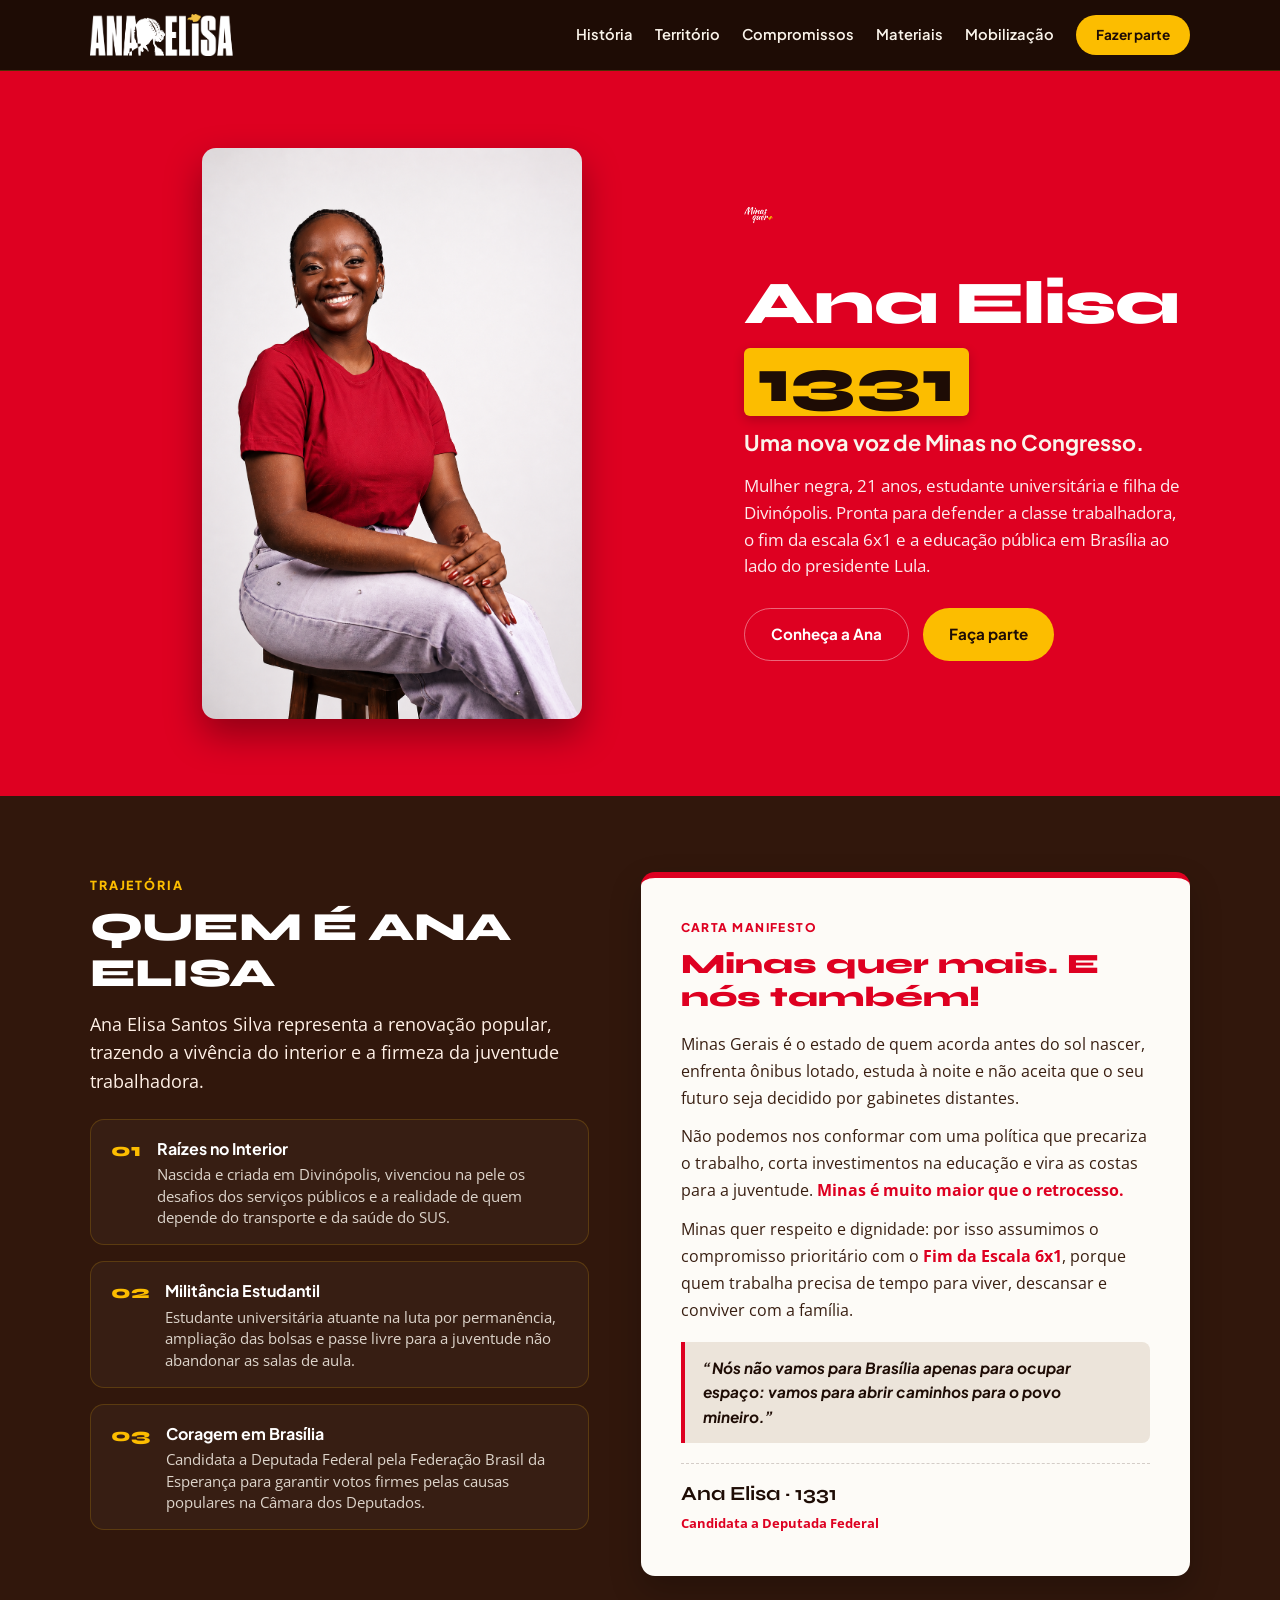
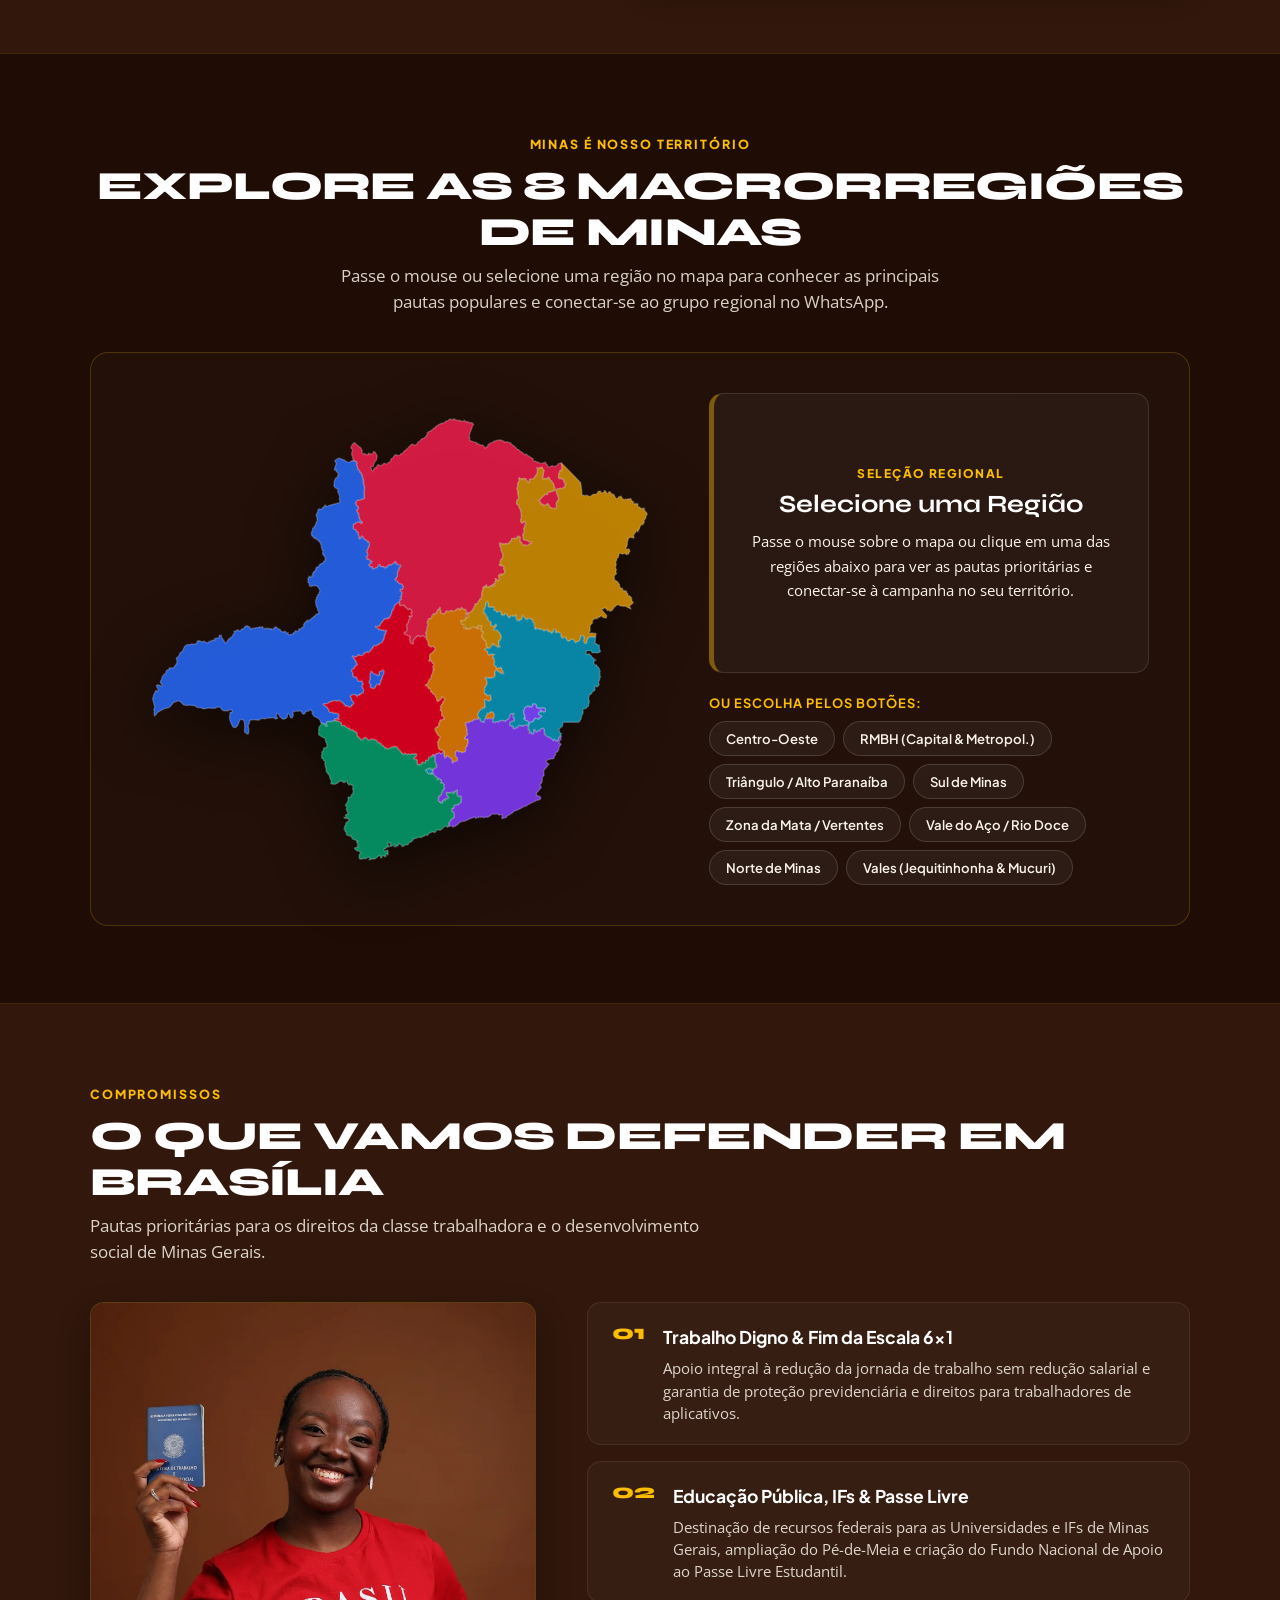
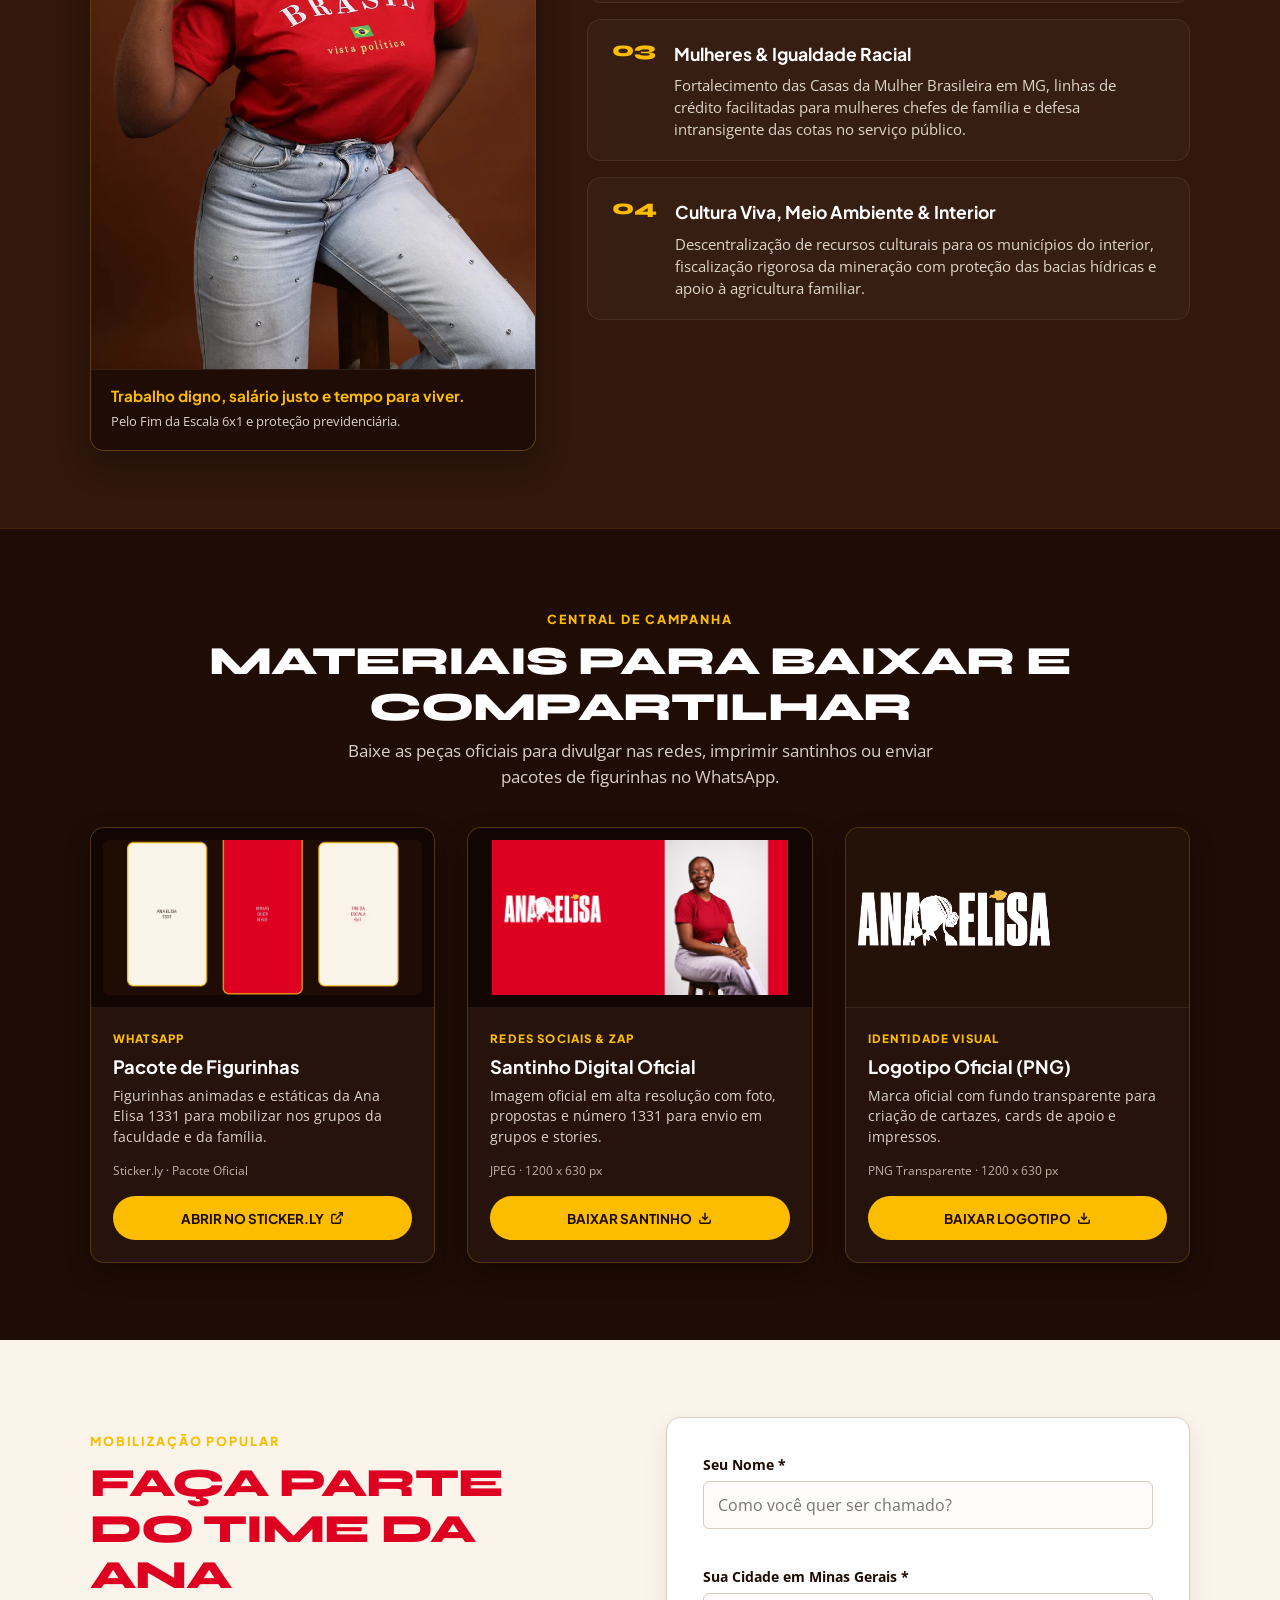
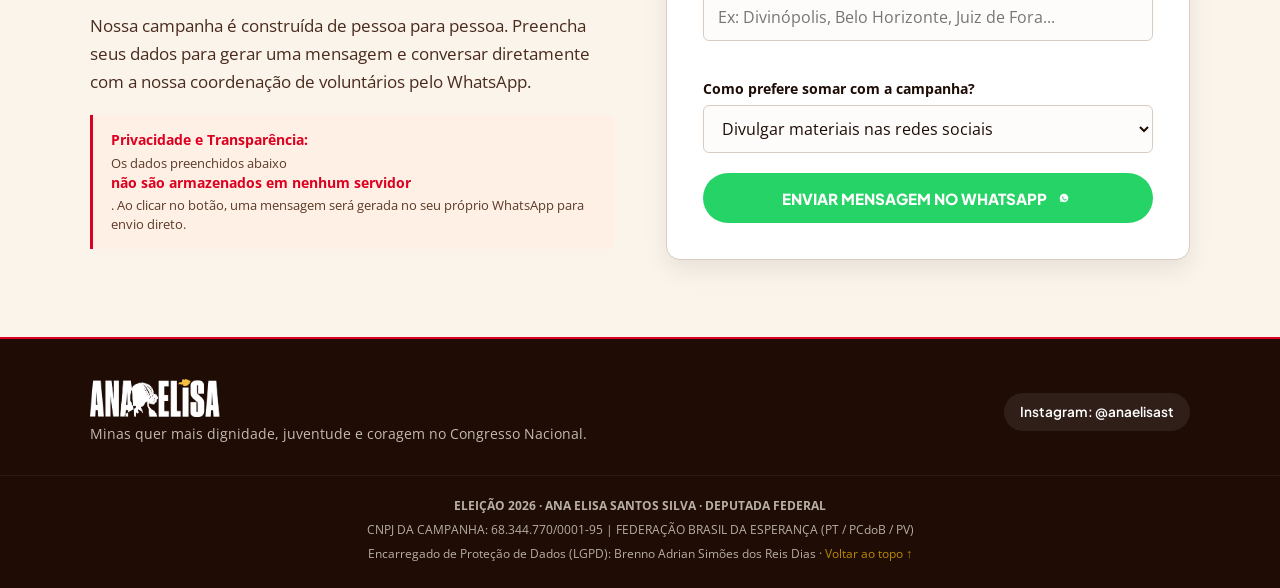
<file: index.html>
<!DOCTYPE html>
<html lang="pt-BR">
<head>
  <meta charset="UTF-8">
  <meta name="viewport" content="width=device-width, initial-scale=1.0">
  <title>Ana Elisa 1331 · Deputada Federal · Minas Gerais</title>
  <meta name="description" content="Minas quer mais. Conheça Ana Elisa (1331), estudante universitária e liderança jovem de Divinópolis. Uma nova voz de Minas no Congresso.">

  <!-- Open Graph -->
  <meta property="og:type" content="website">
  <meta property="og:title" content="Ana Elisa 1331 · Deputada Federal">
  <meta property="og:description" content="Uma nova voz de Minas Gerais no Congresso Nacional. Conheça nossa trajetória, manifesto, mapa de diálogo e compromissos.">
  <meta property="og:image" content="./assets/img/og-share.jpg">

  <!-- Favicon -->
  <link rel="icon" type="image/png" href="./assets/img/ana-elisa-logo.png">

  <!-- Tipografia Oficial: Syne + Plus Jakarta Sans + Open Sans -->
  <link rel="preconnect" href="https://fonts.googleapis.com">
  <link rel="preconnect" href="https://fonts.gstatic.com" crossorigin>
  <link href="https://fonts.googleapis.com/css2?family=Open+Sans:wght@400;500;600;700&family=Plus+Jakarta+Sans:wght@600;700;800&family=Syne:wght@700;800;900&display=swap" rel="stylesheet">

  <link rel="stylesheet" href="./style.css">
</head>
<body>

  <!-- ======================== HEADER ======================== -->
  <header class="site-header" id="topo">
    <div class="container header-container">
      <a href="#topo" class="header-logo" aria-label="Ana Elisa 1331 - Início">
        <img src="./assets/img/ana-elisa-logo.png" alt="Ana Elisa 1331" class="logo-img">
      </a>

      <button class="menu-toggle" id="menuToggle" aria-label="Abrir navegação" aria-expanded="false">
        <span class="bar"></span>
        <span class="bar"></span>
        <span class="bar"></span>
      </button>

      <nav class="header-nav" id="headerNav" aria-label="Navegação principal">
        <a href="#historia" class="nav-link">História</a>
        <a href="#territorio" class="nav-link">Território</a>
        <a href="#compromissos" class="nav-link">Compromissos</a>
        <a href="#materiais" class="nav-link">Materiais</a>
        <a href="#mobilizacao" class="nav-link">Mobilização</a>
        <a href="#mobilizacao" class="btn-nav-action">Fazer parte</a>
      </nav>
    </div>
  </header>

  <main>
    <!-- ======================== 1. HERO SECTION ======================== -->
    <section class="hero-section" id="inicio">
      <div class="container hero-container">
        
        <div class="hero-image-wrapper">
          <img 
            src="./assets/img/ana-elisa-foto.png" 
            alt="Retrato oficial de Ana Elisa, candidata a Deputada Federal por Minas Gerais" 
            class="hero-photo"
            loading="eager"
            fetchpriority="high"
          >
        </div>

        <div class="hero-content">
          <div class="hero-slogan">
            <img src="./assets/img/slogan.png" alt="Minas quer mais" class="slogan-img">
          </div>

          <h1 class="hero-title">
            Ana Elisa <span class="badge-numero-hero">1331</span>
          </h1>

          <p class="hero-tagline">
            Uma nova voz de Minas no Congresso.
          </p>

          <p class="hero-description">
            Mulher negra, 21 anos, estudante universitária e filha de Divinópolis. Pronta para defender a classe trabalhadora, o fim da escala 6x1 e a educação pública em Brasília ao lado do presidente Lula.
          </p>

          <div class="hero-actions">
            <a href="#historia" class="btn btn-secondary">Conheça a Ana</a>
            <a href="#mobilizacao" class="btn btn-primary">Faça parte</a>
          </div>
        </div>

      </div>
    </section>

    <!-- ======================== 2. HISTÓRIA & MANIFESTO EDITORIAL ======================== -->
    <section class="section-manifesto" id="historia">
      <div class="container manifesto-container">
        
        <div class="bio-column">
          <span class="section-kicker">TRAJETÓRIA</span>
          <h2 class="section-title">QUEM É ANA ELISA</h2>
          
          <p class="bio-lead">
            Ana Elisa Santos Silva representa a renovação popular, trazendo a vivência do interior e a firmeza da juventude trabalhadora.
          </p>

          <div class="bio-items">
            <div class="bio-item">
              <span class="bio-bullet">01</span>
              <div>
                <strong>Raízes no Interior</strong>
                <p>Nascida e criada em Divinópolis, vivenciou na pele os desafios dos serviços públicos e a realidade de quem depende do transporte e da saúde do SUS.</p>
              </div>
            </div>

            <div class="bio-item">
              <span class="bio-bullet">02</span>
              <div>
                <strong>Militância Estudantil</strong>
                <p>Estudante universitária atuante na luta por permanência, ampliação das bolsas e passe livre para a juventude não abandonar as salas de aula.</p>
              </div>
            </div>

            <div class="bio-item">
              <span class="bio-bullet">03</span>
              <div>
                <strong>Coragem em Brasília</strong>
                <p>Candidata a Deputada Federal pela Federação Brasil da Esperança para garantir votos firmes pelas causas populares na Câmara dos Deputados.</p>
              </div>
            </div>
          </div>
        </div>

        <div class="manifesto-column">
          <div class="manifesto-card">
            <span class="manifesto-tag">CARTA MANIFESTO</span>
            
            <h3 class="manifesto-heading">Minas quer mais. E nós também!</h3>
            
            <div class="manifesto-text">
              <p>
                Minas Gerais é o estado de quem acorda antes do sol nascer, enfrenta ônibus lotado, estuda à noite e não aceita que o seu futuro seja decidido por gabinetes distantes.
              </p>
              <p>
                Não podemos nos conformar com uma política que precariza o trabalho, corta investimentos na educação e vira as costas para a juventude. <strong>Minas é muito maior que o retrocesso.</strong>
              </p>
              <p>
                Minas quer respeito e dignidade: por isso assumimos o compromisso prioritário com o <strong>Fim da Escala 6x1</strong>, porque quem trabalha precisa de tempo para viver, descansar e conviver com a família.
              </p>
              
              <blockquote class="manifesto-quote">
                “Nós não vamos para Brasília apenas para ocupar espaço: vamos para abrir caminhos para o povo mineiro.”
              </blockquote>
            </div>

            <div class="manifesto-sign">
              <strong>Ana Elisa · 1331</strong>
              <span>Candidata a Deputada Federal</span>
            </div>
          </div>
        </div>

      </div>
    </section>

    <!-- ======================== 3. MAPA TERRITORIAL DE MINAS GERAIS ======================== -->
    <section class="section-territorio" id="territorio">
      <div class="container">
        
        <div class="section-header text-center">
          <span class="section-kicker">MINAS É NOSSO TERRITÓRIO</span>
          <h2 class="section-title">EXPLORE AS 8 MACRORREGIÕES DE MINAS</h2>
          <p class="section-subtitle">Passe o mouse ou selecione uma região no mapa para conhecer as principais pautas populares e conectar-se ao grupo regional no WhatsApp.</p>
        </div>

        <div class="map-interactive-box">
          
          <!-- SVG MAP -->
          <div class="map-wrapper">
            <svg class="map-svg" viewBox="0 0 600 540" fill="none" xmlns="http://www.w3.org/2000/svg" role="img" aria-label="Mapa territorial de Minas Gerais com as 8 macrorregiões">
              <path id="reg-norte" class="map-region" data-region="norte" tabindex="0" role="button" aria-label="Região Norte de Minas" d="M312.5 236.0 L312.7 236.6 L313.5 237.2 L313.4 238.8 L312.2 239.6 L312.4 240.6 L313.5 242.6 L313.2 244.0 L312.7 244.1 L311.0 243.0 L310.1 243.8 L310.4 244.6 L311.2 244.6 L311.2 245.9 L309.9 247.6 L309.6 249.6 L309.3 251.2 L307.3 253.4 L307.1 255.0 L308.2 257.0 L307.6 259.8 L307.1 261.1 L305.2 261.8 L304.6 262.8 L305.4 264.3 L309.8 267.0 L311.6 266.9 L311.7 267.9 L310.6 270.0 L311.8 272.4 L311.9 274.0 L314.0 275.3 L315.2 274.9 L315.3 273.6 L315.1 271.9 L314.9 270.9 L316.8 268.9 L317.7 267.7 L318.0 267.4 L318.4 266.8 L318.8 266.7 L319.2 266.5 L320.1 266.1 L321.1 265.9 L321.6 266.5 L321.8 266.6 L322.6 266.6 L322.9 266.6 L324.0 266.4 L325.1 265.6 L326.1 265.8 L326.6 266.2 L327.4 267.0 L328.1 267.1 L329.2 267.7 L330.0 268.3 L330.0 266.9 L329.8 265.1 L330.5 264.9 L329.3 263.1 L329.3 261.9 L329.8 260.5 L330.6 259.3 L330.5 257.8 L331.0 255.4 L332.0 254.1 L331.5 252.9 L330.6 251.3 L331.8 249.0 L331.8 247.1 L333.2 246.7 L334.8 246.6 L335.4 246.3 L336.0 244.9 L335.9 244.1 L336.3 243.1 L337.2 241.8 L338.1 240.9 L339.0 241.8 L339.3 241.8 L339.4 241.3 L339.5 240.9 L340.3 240.2 L341.2 239.9 L341.5 239.9 L341.8 239.4 L342.3 237.6 L342.8 236.3 L344.0 236.4 L344.4 236.0 L344.5 235.4 L344.6 235.2 L345.2 234.2 L345.6 233.9 L346.0 235.3 L346.0 236.9 L345.4 240.1 L347.7 240.4 L348.4 241.0 L349.8 241.1 L351.4 241.1 L351.7 238.6 L352.4 237.9 L354.3 238.3 L354.5 238.7 L355.4 238.0 L357.3 237.4 L358.8 237.3 L361.6 238.1 L362.3 238.1 L362.7 237.5 L363.2 236.8 L363.6 236.2 L364.7 236.3 L365.0 235.7 L364.8 235.4 L366.6 234.9 L366.2 236.0 L367.7 236.5 L368.1 236.3 L368.8 235.7 L368.9 235.3 L368.9 234.0 L369.9 234.4 L373.6 236.3 L374.7 236.9 L375.4 237.7 L375.2 239.8 L374.6 241.9 L374.3 241.9 L374.5 243.0 L374.9 245.2 L375.8 245.2 L376.8 245.2 L377.0 244.7 L376.8 242.5 L376.2 241.3 L375.8 240.2 L376.5 240.0 L378.1 240.3 L378.4 239.7 L379.2 239.2 L379.8 239.1 L380.9 238.2 L381.9 237.2 L382.4 236.4 L383.5 235.4 L382.9 235.2 L384.0 233.5 L384.0 232.8 L384.8 232.3 L385.1 230.4 L385.1 229.8 L387.8 229.7 L388.3 228.0 L388.8 227.0 L390.0 225.4 L390.6 224.3 L391.8 223.5 L392.1 222.7 L392.4 222.8 L392.3 222.4 L392.5 221.9 L392.6 221.7 L392.2 221.2 L392.3 220.1 L393.0 219.1 L392.5 217.7 L393.0 215.4 L393.7 214.8 L394.0 213.6 L394.2 212.9 L393.7 213.1 L394.3 212.1 L393.9 211.2 L395.0 210.3 L396.8 211.0 L397.4 211.5 L397.2 210.4 L396.3 209.7 L397.0 209.7 L398.0 208.3 L397.8 209.7 L398.3 210.1 L399.4 210.4 L400.4 211.2 L400.4 210.2 L400.7 210.1 L401.5 209.8 L402.4 210.2 L403.7 210.4 L403.4 209.7 L402.8 209.0 L403.6 208.9 L404.4 209.1 L404.9 207.8 L405.1 208.6 L406.0 209.1 L407.1 209.4 L407.4 209.4 L407.1 208.5 L405.7 207.3 L407.7 206.3 L407.7 205.5 L408.4 205.6 L408.3 204.8 L407.7 204.5 L408.3 203.3 L408.6 202.1 L407.9 201.1 L409.5 202.2 L410.0 202.6 L411.1 203.9 L411.1 202.7 L412.0 203.0 L412.9 202.6 L412.6 201.2 L411.7 199.8 L411.6 198.4 L411.8 197.5 L412.5 197.2 L413.1 197.2 L413.2 196.1 L414.1 196.0 L414.8 196.3 L414.8 196.9 L415.5 197.0 L415.3 196.7 L416.1 195.9 L417.6 195.3 L418.0 194.8 L418.5 193.3 L419.0 192.3 L419.3 191.8 L418.4 191.7 L417.5 190.9 L417.3 189.8 L417.8 188.4 L417.3 186.9 L416.7 186.9 L415.6 186.7 L415.3 186.1 L414.5 185.6 L414.0 186.5 L412.7 185.9 L412.4 185.3 L413.7 184.1 L413.6 182.3 L413.8 180.7 L414.5 179.4 L416.0 178.1 L416.2 176.6 L416.4 176.0 L416.6 175.3 L416.4 174.2 L416.3 172.3 L415.8 171.3 L415.1 171.1 L414.8 169.4 L414.5 168.7 L414.6 167.1 L414.1 165.7 L413.8 165.1 L413.5 164.7 L412.9 164.0 L413.6 163.3 L413.6 163.0 L412.9 161.7 L412.9 161.0 L414.2 160.9 L415.3 161.9 L415.6 161.6 L416.1 161.9 L416.6 161.6 L416.7 162.1 L416.6 162.5 L417.4 162.6 L417.6 162.3 L418.7 162.3 L418.7 161.6 L419.2 161.3 L419.2 161.7 L419.9 161.8 L420.4 162.1 L420.7 161.6 L421.4 161.7 L422.6 161.4 L423.1 160.7 L423.4 161.0 L424.0 160.4 L424.2 159.6 L425.0 159.8 L425.6 158.2 L426.1 157.7 L426.2 156.7 L426.8 155.7 L427.6 155.8 L428.5 155.6 L429.8 155.1 L431.1 156.0 L431.4 156.4 L432.1 155.5 L432.2 154.9 L433.0 154.0 L433.0 153.2 L433.8 153.4 L434.4 153.0 L434.8 153.6 L435.5 154.0 L436.2 154.4 L435.7 156.6 L435.9 159.4 L436.5 159.4 L437.0 159.8 L437.6 160.4 L437.9 161.0 L438.8 163.1 L440.2 163.6 L441.4 162.7 L442.4 163.5 L443.7 163.8 L445.3 163.2 L446.7 161.8 L447.4 161.4 L449.3 160.5 L449.3 159.4 L448.4 159.2 L448.0 159.3 L447.2 159.5 L446.3 159.4 L445.5 159.3 L445.0 158.4 L443.2 157.9 L441.5 157.1 L440.6 157.4 L439.6 156.6 L439.5 152.5 L438.9 151.7 L439.9 150.3 L439.8 149.3 L440.6 148.5 L440.9 146.6 L440.0 145.3 L440.7 143.2 L441.7 140.2 L442.6 138.2 L441.4 135.9 L440.6 137.0 L438.7 137.7 L437.9 138.2 L437.5 137.3 L436.5 136.6 L436.8 134.0 L437.3 133.5 L437.2 132.6 L437.7 131.5 L437.6 131.0 L437.4 130.4 L437.4 129.3 L437.3 128.9 L437.4 128.7 L437.5 128.0 L437.5 127.1 L437.1 125.8 L437.1 125.4 L436.8 124.3 L436.4 124.0 L436.6 123.3 L436.2 122.6 L436.3 121.9 L435.3 121.6 L435.2 120.8 L434.9 120.0 L434.8 118.4 L434.4 117.7 L433.4 117.5 L432.7 117.0 L432.1 116.4 L431.9 114.7 L432.3 112.9 L433.0 111.6 L433.8 111.2 L434.5 110.2 L433.8 106.2 L433.3 102.9 L434.2 102.9 L433.9 102.1 L432.7 100.1 L432.4 99.0 L432.9 97.6 L433.7 96.7 L433.2 95.6 L433.2 94.8 L433.5 92.9 L434.2 92.1 L434.3 91.4 L435.4 90.2 L435.3 89.1 L434.6 88.3 L434.8 87.2 L434.9 86.9 L436.4 87.9 L437.4 88.1 L438.1 87.8 L439.4 88.7 L439.7 89.2 L440.3 87.6 L441.3 87.9 L442.7 88.1 L442.8 90.0 L444.1 90.7 L444.4 91.3 L445.7 92.6 L446.3 91.4 L446.4 90.6 L446.8 88.8 L447.7 88.5 L449.2 88.8 L450.2 88.3 L451.9 87.3 L453.7 84.5 L455.3 82.2 L455.7 78.8 L455.6 76.9 L455.2 75.8 L456.9 76.2 L459.1 75.3 L460.6 75.1 L461.4 76.5 L462.5 77.7 L462.9 78.9 L462.6 80.4 L462.3 81.5 L461.9 83.0 L462.1 83.4 L461.8 85.0 L461.4 85.6 L461.8 86.0 L461.2 87.5 L461.8 88.3 L463.2 88.0 L464.9 87.6 L466.2 88.4 L467.1 88.5 L467.8 86.3 L469.1 87.2 L470.1 89.4 L471.4 90.5 L472.0 91.2 L473.2 93.4 L473.9 94.1 L474.2 95.5 L473.8 96.5 L474.9 97.6 L475.5 98.8 L476.1 99.6 L475.9 99.9 L475.3 100.9 L474.3 101.2 L473.2 102.0 L470.1 102.9 L468.0 102.6 L466.6 106.2 L465.9 105.5 L463.8 105.8 L462.4 107.7 L461.2 108.1 L460.4 109.4 L459.5 110.5 L459.1 110.8 L458.4 111.6 L457.1 112.5 L456.5 112.7 L457.0 113.4 L458.3 113.6 L459.2 115.2 L459.1 115.9 L459.2 116.8 L459.9 116.5 L460.3 116.6 L461.3 117.1 L462.1 117.1 L461.9 117.8 L462.7 118.7 L463.6 118.0 L465.1 118.2 L465.7 117.3 L466.5 116.5 L468.0 116.9 L468.8 118.1 L469.4 120.1 L470.3 120.4 L471.9 121.3 L475.7 121.5 L476.0 122.1 L477.0 121.7 L477.4 120.2 L477.3 118.8 L476.9 117.1 L476.9 116.2 L477.5 114.5 L478.6 112.8 L479.7 111.6 L479.3 108.9 L478.7 107.2 L478.5 106.7 L477.7 105.1 L477.6 104.4 L476.9 102.2 L477.0 101.3 L477.5 100.4 L477.9 100.2 L478.0 99.7 L478.8 99.6 L479.3 99.4 L479.7 99.1 L480.4 99.1 L481.6 98.8 L482.3 99.0 L483.0 99.5 L484.2 98.7 L485.3 98.0 L486.2 97.4 L487.0 97.0 L486.9 95.0 L487.1 94.2 L487.6 94.2 L488.3 93.8 L487.9 93.8 L487.5 93.4 L486.7 93.0 L485.9 92.0 L485.5 91.1 L485.1 89.4 L484.8 88.3 L481.8 87.5 L480.3 87.8 L479.4 86.1 L479.7 84.1 L480.1 82.3 L481.4 78.4 L482.9 78.8 L483.6 79.0 L483.4 77.5 L483.5 76.5 L483.3 74.6 L482.7 70.3 L482.3 70.0 L480.6 70.7 L479.2 70.8 L478.1 72.5 L477.3 73.0 L476.4 73.4 L475.8 74.2 L473.8 73.8 L472.9 73.2 L471.2 73.7 L468.5 74.9 L467.9 74.6 L467.4 73.7 L466.3 71.7 L465.2 71.1 L465.1 69.8 L464.1 69.0 L463.6 69.8 L462.6 69.9 L461.9 70.1 L460.4 70.4 L459.0 70.7 L457.8 70.2 L456.2 68.8 L454.9 69.8 L454.0 68.2 L451.6 67.9 L450.5 66.9 L450.9 65.4 L447.9 63.8 L446.9 63.2 L446.0 62.2 L444.7 62.0 L443.5 60.5 L442.6 59.8 L441.4 61.0 L439.9 59.8 L439.8 59.4 L439.6 59.0 L438.7 58.6 L438.1 58.5 L437.8 57.8 L437.0 57.2 L436.8 57.5 L436.4 57.2 L435.3 56.3 L434.7 55.2 L432.3 54.4 L432.2 54.1 L430.6 52.4 L429.7 51.5 L429.1 51.0 L429.3 50.7 L428.9 50.7 L428.5 50.7 L427.9 50.5 L427.6 50.4 L427.1 49.4 L426.3 49.4 L425.8 48.0 L425.1 47.3 L423.4 47.0 L422.2 46.9 L421.4 46.1 L419.9 46.3 L419.1 46.2 L418.5 46.8 L417.6 45.4 L417.1 45.7 L416.3 44.9 L415.7 44.9 L413.9 44.0 L413.6 44.6 L412.8 44.0 L411.2 44.6 L410.4 44.4 L409.4 44.6 L408.7 44.9 L408.3 45.5 L407.1 45.1 L406.2 45.7 L405.4 46.7 L402.7 47.5 L401.4 48.0 L401.2 48.4 L400.9 48.4 L400.4 49.0 L399.6 49.5 L399.5 50.6 L398.6 50.7 L399.2 51.4 L398.7 52.2 L398.5 52.0 L397.9 52.1 L397.1 52.4 L396.9 52.9 L396.4 53.4 L395.7 52.9 L395.9 52.0 L394.5 50.9 L393.6 49.8 L392.7 49.9 L391.1 49.8 L389.3 49.0 L389.0 48.4 L389.0 48.6 L388.4 48.5 L388.3 48.1 L387.5 48.3 L386.7 48.6 L387.0 47.7 L386.5 46.8 L384.9 46.9 L383.8 46.4 L382.6 46.1 L381.0 45.4 L380.3 45.3 L379.5 44.7 L379.0 44.2 L378.7 44.5 L378.7 43.8 L378.8 43.4 L378.9 43.2 L379.1 42.4 L379.1 41.8 L378.9 40.8 L378.6 40.6 L378.3 40.8 L378.3 40.2 L378.6 38.9 L379.3 35.9 L381.3 31.2 L381.9 28.5 L383.5 26.1 L382.6 26.0 L382.2 25.3 L381.9 25.0 L381.7 24.6 L380.8 24.5 L380.3 24.6 L379.9 24.9 L380.0 24.3 L379.1 24.4 L378.6 24.5 L378.1 24.2 L378.0 23.9 L377.4 23.5 L377.1 23.7 L377.1 24.2 L376.8 23.6 L376.5 24.0 L375.9 23.6 L375.3 23.3 L374.8 23.8 L374.5 23.4 L374.1 22.6 L373.5 22.4 L373.3 22.0 L372.8 21.9 L372.2 22.3 L371.9 22.5 L370.9 23.2 L370.6 23.1 L369.8 22.9 L369.6 22.8 L369.0 23.0 L368.7 22.6 L368.5 22.1 L368.2 22.6 L368.0 22.3 L367.3 22.0 L367.0 21.5 L365.9 22.8 L365.8 22.4 L364.6 21.4 L364.0 21.9 L362.6 21.2 L362.2 20.8 L361.9 20.0 L360.6 20.4 L360.9 20.8 L360.7 21.5 L360.2 21.2 L360.3 21.6 L359.2 20.8 L358.6 21.1 L358.4 20.8 L358.0 21.1 L356.8 20.4 L355.6 20.9 L355.1 21.4 L355.0 21.6 L354.6 22.3 L354.0 22.4 L353.7 22.5 L353.1 22.5 L352.7 22.3 L352.0 22.8 L350.6 24.0 L349.5 24.6 L349.1 24.8 L348.9 24.8 L348.2 25.5 L347.4 25.1 L347.1 25.1 L346.1 25.5 L345.3 26.3 L344.6 26.2 L344.4 26.6 L343.8 26.7 L343.6 26.8 L343.1 27.4 L342.5 27.6 L342.1 27.6 L341.3 28.2 L340.9 29.3 L340.4 29.1 L340.3 29.5 L340.0 29.2 L339.4 30.0 L339.4 30.7 L339.1 30.5 L338.2 30.5 L337.9 30.9 L337.7 31.5 L337.3 32.3 L337.0 32.2 L336.4 32.4 L335.5 33.5 L335.2 33.2 L334.8 34.1 L334.5 34.1 L333.5 34.3 L332.9 34.6 L332.4 35.1 L331.7 35.0 L331.9 35.6 L330.8 35.6 L331.4 36.1 L330.8 36.4 L330.9 37.4 L331.4 37.6 L330.6 37.7 L330.2 38.7 L329.8 38.9 L329.7 39.5 L330.2 39.7 L330.4 40.0 L329.6 40.0 L329.1 40.5 L328.8 41.1 L328.6 40.8 L327.8 41.4 L327.2 41.9 L326.8 42.2 L325.3 42.5 L324.9 43.1 L324.6 42.9 L323.6 43.6 L323.4 44.1 L323.3 44.7 L322.8 45.0 L320.6 46.3 L320.3 46.3 L319.5 48.3 L317.8 49.9 L315.8 49.6 L314.8 49.2 L314.4 48.7 L313.9 49.2 L313.1 49.3 L312.3 49.4 L311.8 50.2 L311.0 51.2 L310.2 51.7 L309.4 52.8 L308.9 53.3 L308.3 53.8 L308.3 54.5 L307.5 54.3 L307.1 54.7 L307.0 55.0 L306.5 55.6 L305.0 56.3 L305.0 57.0 L304.4 56.7 L304.0 57.3 L304.1 58.0 L302.6 59.4 L301.1 59.5 L300.4 60.4 L300.1 60.8 L299.8 61.4 L298.0 61.8 L296.8 61.5 L295.8 60.6 L294.9 61.0 L294.2 61.0 L293.1 62.6 L292.9 62.7 L292.4 63.5 L292.1 63.9 L291.4 65.3 L290.3 65.1 L290.1 65.8 L289.8 65.6 L289.8 66.9 L288.6 68.7 L288.3 69.1 L287.9 69.3 L287.5 69.3 L286.9 69.7 L286.6 69.7 L286.3 70.1 L286.1 70.7 L285.6 71.1 L285.0 71.2 L283.1 70.8 L283.0 70.8 L282.0 70.6 L281.2 70.9 L280.9 71.3 L280.6 72.0 L279.6 72.4 L278.9 73.2 L274.9 72.1 L273.9 73.9 L273.6 74.2 L273.3 75.4 L272.8 75.7 L272.0 75.4 L271.0 76.0 L270.6 76.6 L270.2 77.7 L270.0 78.0 L269.8 78.5 L269.6 79.2 L268.5 78.4 L267.9 78.4 L267.6 76.6 L266.6 75.2 L267.9 74.8 L268.6 74.2 L269.8 74.0 L270.2 72.8 L270.2 72.3 L270.4 70.9 L271.1 70.0 L271.6 68.8 L272.8 67.5 L273.2 67.1 L273.8 64.4 L274.1 63.7 L274.0 61.2 L272.8 59.9 L272.4 58.5 L270.8 57.1 L269.9 57.5 L269.2 58.9 L268.3 60.2 L267.6 60.6 L266.5 59.5 L265.6 60.0 L264.6 59.1 L264.2 58.9 L263.8 61.2 L262.0 60.5 L261.3 60.8 L260.2 59.7 L258.2 60.0 L257.8 58.9 L256.8 58.4 L256.6 57.4 L257.5 56.0 L256.7 55.5 L256.5 54.7 L255.8 53.3 L254.8 52.3 L254.1 52.0 L252.3 50.3 L250.1 48.7 L249.0 47.3 L248.0 47.5 L247.0 47.8 L247.0 49.1 L245.6 49.6 L245.3 50.8 L244.3 52.6 L244.5 53.5 L245.8 54.3 L246.4 55.7 L245.4 58.2 L245.3 60.1 L245.5 61.3 L245.8 61.9 L246.6 62.5 L246.1 63.5 L246.5 64.9 L246.9 65.8 L247.4 67.3 L248.2 68.2 L249.3 68.2 L250.6 69.2 L251.4 70.0 L250.5 71.6 L252.0 74.9 L251.8 75.8 L251.8 76.5 L252.5 77.7 L253.0 78.0 L254.2 79.0 L254.5 79.5 L254.1 80.4 L254.6 80.5 L255.1 81.2 L255.8 81.5 L256.1 81.8 L256.0 82.1 L256.1 82.6 L256.8 83.5 L256.7 83.8 L257.2 84.2 L257.5 84.7 L257.2 85.0 L257.3 85.8 L257.3 86.1 L257.8 87.1 L258.0 87.6 L258.1 88.1 L257.8 88.8 L257.8 89.1 L257.8 89.4 L258.6 89.5 L258.6 90.3 L258.8 91.6 L258.4 91.5 L259.0 91.9 L258.5 92.3 L258.4 92.6 L258.1 93.1 L258.2 93.6 L259.0 94.4 L258.9 95.6 L259.5 96.6 L259.3 97.0 L260.0 97.8 L259.9 98.4 L259.4 102.4 L259.3 104.9 L259.8 110.0 L257.7 110.8 L255.7 111.6 L252.3 112.2 L250.6 113.2 L250.3 114.7 L249.3 115.9 L249.7 116.3 L250.1 116.9 L250.1 117.4 L250.0 117.7 L250.4 117.8 L250.7 117.9 L250.9 118.6 L251.5 118.9 L252.0 119.6 L252.8 119.6 L252.8 120.1 L252.6 120.4 L252.8 121.3 L252.7 122.0 L252.2 122.4 L252.0 122.6 L251.8 122.8 L250.8 124.0 L252.0 126.7 L253.2 127.2 L252.8 128.2 L253.2 128.9 L253.6 132.8 L254.0 132.9 L254.4 133.8 L255.3 136.0 L256.1 136.3 L257.1 136.6 L257.2 137.9 L256.1 138.5 L254.9 137.3 L252.8 136.7 L250.4 137.7 L248.4 139.2 L247.0 139.6 L246.9 140.2 L247.3 141.5 L246.9 143.6 L247.6 145.2 L249.6 145.6 L250.8 147.2 L250.9 148.3 L252.4 148.8 L252.9 151.5 L253.9 156.4 L255.3 155.5 L256.6 153.0 L257.7 153.5 L259.3 156.3 L261.3 157.5 L262.5 158.1 L263.2 159.7 L263.9 159.1 L265.4 160.7 L265.3 162.5 L265.2 163.7 L264.1 165.4 L264.1 166.5 L263.2 167.6 L262.8 168.0 L262.5 169.3 L262.4 170.0 L262.2 171.1 L262.7 171.9 L263.2 172.3 L263.3 173.1 L263.4 173.5 L263.3 174.2 L263.1 175.3 L262.3 175.7 L261.8 176.6 L262.2 177.0 L262.5 179.3 L264.5 179.1 L264.9 179.8 L266.1 180.7 L266.3 182.0 L268.2 181.2 L268.0 182.3 L267.2 183.0 L266.5 183.6 L266.3 183.9 L266.1 184.3 L265.7 184.6 L264.6 185.5 L265.5 187.0 L266.9 187.9 L268.7 188.0 L268.9 189.2 L268.5 190.1 L269.5 190.0 L271.6 189.5 L274.1 188.7 L275.1 186.8 L276.2 185.6 L277.2 184.9 L277.2 186.3 L277.9 187.5 L279.3 187.5 L280.8 188.1 L281.5 187.2 L283.2 188.8 L283.7 189.4 L284.8 187.7 L285.8 187.9 L286.2 187.0 L287.2 185.8 L289.1 185.7 L292.0 184.6 L293.8 182.9 L294.5 181.9 L295.2 181.9 L294.5 182.9 L295.0 182.4 L295.4 182.7 L294.9 184.0 L296.5 184.1 L295.9 184.5 L297.4 185.2 L298.9 185.5 L300.6 185.7 L300.6 185.9 L300.6 186.4 L300.3 187.3 L299.9 188.2 L298.9 189.1 L298.2 189.7 L298.8 191.1 L297.9 191.9 L297.0 193.8 L297.1 198.0 L296.4 199.1 L296.0 199.4 L295.9 200.1 L295.5 200.7 L295.7 200.8 L294.4 201.2 L294.5 202.4 L295.2 203.3 L296.7 203.6 L296.8 203.8 L297.4 205.4 L297.9 205.7 L298.4 206.0 L299.1 206.7 L299.7 207.0 L300.4 207.3 L301.8 207.3 L302.4 208.2 L302.8 209.0 L303.4 209.5 L303.3 211.2 L303.3 212.1 L302.9 212.7 L301.7 213.3 L300.6 213.1 L300.2 213.4 L300.0 214.0 L300.1 215.0 L300.7 215.4 L301.3 216.1 L301.6 216.5 L301.8 216.9 L302.4 217.6 L301.9 217.9 L301.6 218.4 L301.7 218.6 L301.7 219.2 L301.8 220.3 L301.0 220.9 L301.2 221.5 L300.4 221.5 L300.1 222.1 L300.7 222.6 L301.0 223.2 L301.3 223.7 L301.5 224.2 L301.5 224.6 L300.4 224.9 L299.5 225.0 L299.9 225.3 L300.0 225.7 L299.6 226.2 L299.1 227.2 L299.6 228.0 L299.4 229.5 L299.1 229.9 L299.0 230.8 L299.0 231.4 L299.8 231.7 L300.2 232.2 L301.6 231.4 L303.1 231.1 L305.0 231.4 L305.4 232.5 L305.6 232.9 L306.6 233.6 L308.0 234.6 L309.7 236.5 L309.8 236.0 L310.7 235.7 L311.3 235.4 L311.9 235.8 L312.1 236.5 Z" />
              <path id="reg-vales" class="map-region" data-region="vales" tabindex="0" role="button" aria-label="Região dos Vales" d="M504.6 92.6 L505.2 96.2 L506.0 104.5 L506.2 106.2 L506.4 106.8 L508.1 106.7 L509.4 107.2 L510.9 106.6 L512.8 107.2 L514.3 107.9 L515.6 108.5 L516.4 107.1 L517.3 106.8 L518.9 105.5 L520.5 105.6 L522.4 105.2 L523.5 104.0 L524.0 102.6 L525.3 101.9 L526.3 102.2 L527.2 102.2 L527.4 103.3 L528.2 103.9 L530.0 103.7 L530.7 103.4 L531.2 102.7 L531.3 101.4 L532.0 101.4 L533.8 103.3 L533.6 104.5 L535.3 104.8 L535.9 104.3 L535.8 103.3 L536.8 102.8 L537.8 102.6 L538.7 104.1 L539.7 104.8 L540.9 106.2 L541.3 105.3 L542.5 106.5 L542.8 107.4 L543.2 108.0 L543.6 108.6 L544.1 109.5 L545.2 110.4 L546.9 110.0 L547.5 108.2 L548.6 108.7 L549.7 107.5 L551.2 108.9 L551.9 110.6 L552.7 111.1 L552.9 110.9 L553.5 111.1 L554.0 111.5 L554.5 111.2 L555.4 111.2 L555.8 111.4 L556.4 111.2 L556.6 111.3 L557.3 111.0 L558.7 110.6 L559.3 111.2 L559.7 110.9 L560.1 110.8 L561.3 110.4 L561.7 111.3 L561.9 111.7 L562.2 112.2 L562.6 112.8 L562.9 113.4 L563.2 113.5 L564.5 114.1 L564.1 115.8 L564.3 116.3 L564.6 116.5 L565.0 115.9 L565.5 115.9 L566.0 116.3 L567.0 116.1 L567.6 116.6 L568.0 115.9 L568.6 115.8 L568.5 116.7 L569.1 117.1 L569.5 116.5 L569.5 117.4 L569.0 117.9 L569.3 118.1 L569.5 118.8 L569.6 119.1 L569.8 119.6 L570.7 119.8 L570.7 120.1 L571.3 120.1 L571.5 120.5 L571.7 121.1 L572.2 120.8 L572.8 121.3 L573.1 121.7 L573.8 121.5 L574.5 121.9 L574.6 121.6 L576.3 121.4 L577.1 121.7 L576.1 123.0 L576.7 123.3 L577.8 125.0 L579.0 126.2 L579.5 127.2 L580.0 128.2 L579.2 129.5 L578.3 129.6 L578.2 130.3 L578.7 131.1 L577.9 133.3 L577.2 133.8 L576.0 135.8 L576.8 136.8 L576.2 138.0 L575.8 138.5 L574.9 139.9 L574.5 140.5 L574.2 139.9 L573.9 139.6 L573.3 139.7 L572.3 141.3 L572.0 141.7 L571.2 144.2 L570.8 145.3 L569.7 146.5 L569.6 148.0 L568.4 147.7 L568.2 146.7 L567.9 146.0 L567.2 147.7 L566.8 148.5 L564.9 151.2 L564.5 151.7 L564.3 152.4 L564.4 152.7 L564.8 153.8 L564.8 154.5 L564.9 155.1 L564.1 155.2 L562.9 154.5 L562.2 154.7 L561.0 154.1 L560.5 154.7 L559.8 154.7 L558.5 156.0 L558.2 157.5 L557.2 160.7 L557.5 161.7 L557.3 163.1 L556.8 164.6 L555.5 167.0 L556.6 167.8 L558.1 167.5 L559.4 167.4 L559.9 168.9 L560.3 169.9 L560.3 170.5 L559.5 171.2 L559.2 171.7 L558.8 173.5 L557.7 173.0 L557.0 173.8 L556.4 174.0 L555.4 173.4 L554.5 172.0 L554.0 172.6 L552.7 172.9 L551.9 173.4 L550.9 173.1 L550.1 172.4 L548.2 172.6 L547.6 175.1 L547.0 177.1 L545.5 178.3 L545.2 180.3 L544.3 182.8 L544.3 183.9 L545.0 184.8 L544.7 185.6 L544.2 187.3 L543.9 187.8 L544.2 189.7 L545.2 190.7 L544.7 191.7 L544.6 193.0 L544.4 193.4 L544.6 194.1 L545.4 195.5 L544.2 196.1 L543.3 197.2 L542.6 197.8 L542.6 198.8 L542.5 199.8 L542.9 200.9 L542.9 201.6 L542.4 203.3 L543.9 203.0 L546.8 204.9 L547.5 206.6 L548.0 207.2 L548.6 207.3 L548.3 209.1 L549.0 209.9 L549.8 211.9 L551.2 211.9 L552.1 212.4 L552.2 213.1 L551.9 213.7 L552.4 214.3 L552.8 214.8 L553.8 214.4 L554.7 215.8 L555.4 215.5 L555.4 214.5 L556.0 215.1 L556.7 216.2 L556.7 217.3 L557.9 218.0 L558.1 219.5 L558.8 220.8 L560.0 220.6 L561.0 221.5 L562.2 222.6 L562.1 223.9 L562.6 225.5 L562.6 226.9 L563.5 227.1 L564.1 228.1 L564.1 228.3 L559.7 232.3 L560.7 234.0 L561.7 235.6 L559.5 234.6 L558.3 234.0 L557.5 233.7 L556.6 233.2 L555.4 232.3 L554.4 232.3 L553.5 232.6 L552.6 232.3 L551.2 232.2 L549.8 232.2 L548.6 231.5 L546.9 230.6 L545.8 231.0 L544.4 231.9 L543.6 233.0 L542.9 233.1 L542.2 233.8 L541.7 234.5 L541.6 235.3 L540.5 236.4 L539.7 237.5 L538.9 237.5 L537.6 238.1 L537.0 237.0 L536.5 236.8 L535.3 237.3 L534.2 236.9 L534.2 235.7 L533.9 235.4 L533.0 235.7 L532.9 234.2 L532.3 234.0 L531.5 234.6 L531.3 234.1 L530.1 235.4 L529.6 236.1 L529.1 235.6 L528.7 235.0 L527.9 235.7 L534.1 242.9 L533.5 245.9 L532.5 245.5 L531.2 245.5 L530.5 245.3 L530.2 245.2 L529.6 244.8 L528.9 243.6 L528.3 243.9 L528.1 242.9 L527.6 243.1 L527.3 243.3 L526.2 244.6 L525.6 244.3 L525.2 244.9 L525.1 245.6 L524.4 245.1 L523.8 244.9 L523.4 245.2 L523.4 246.5 L522.5 246.4 L522.1 245.8 L521.1 246.7 L521.0 246.1 L520.0 246.3 L520.0 247.0 L518.2 248.0 L517.6 249.0 L518.2 249.9 L517.8 250.1 L517.8 250.5 L518.0 251.4 L515.7 253.6 L515.5 254.0 L515.1 256.0 L515.3 257.5 L515.4 258.6 L514.7 259.2 L515.6 260.1 L515.1 260.6 L513.8 261.8 L514.1 262.3 L519.6 262.8 L521.8 263.2 L522.0 264.0 L521.9 264.6 L521.1 267.1 L520.3 267.4 L519.2 267.1 L517.2 267.5 L514.8 267.2 L512.9 268.2 L513.1 269.0 L512.3 270.0 L511.8 272.3 L511.2 273.1 L511.5 274.4 L509.6 274.7 L509.3 274.1 L508.6 273.3 L508.1 272.2 L507.6 271.4 L508.3 269.1 L507.9 268.2 L508.4 267.7 L508.1 266.9 L507.1 266.2 L506.0 265.3 L505.0 265.4 L504.7 265.8 L504.6 268.2 L503.9 269.9 L503.6 270.7 L501.9 271.6 L501.6 272.6 L499.5 273.1 L498.6 273.6 L498.2 273.4 L497.6 272.7 L497.3 271.5 L496.7 270.6 L495.9 270.5 L495.6 270.0 L494.5 269.7 L493.4 270.6 L492.6 270.8 L492.2 271.9 L491.6 271.4 L490.1 271.9 L488.7 270.6 L488.8 270.1 L487.9 269.1 L487.8 268.4 L487.8 267.7 L487.2 267.9 L486.4 267.4 L484.7 267.8 L483.6 268.6 L483.1 267.6 L482.5 267.3 L482.5 266.3 L482.0 266.0 L482.0 265.4 L482.3 264.5 L481.9 263.3 L480.7 262.3 L479.6 262.0 L479.2 261.5 L478.2 262.1 L477.6 262.0 L476.4 262.3 L475.7 262.1 L475.7 261.3 L475.7 260.5 L476.5 259.4 L476.4 258.6 L474.9 258.5 L474.3 259.2 L473.6 260.0 L473.6 260.7 L472.6 262.3 L471.6 263.1 L471.1 262.7 L471.0 261.4 L470.5 261.1 L469.8 260.9 L469.5 261.6 L469.3 261.5 L468.6 261.7 L468.3 261.6 L467.7 261.3 L467.5 260.6 L467.1 260.4 L467.3 259.3 L466.5 258.9 L466.1 259.7 L464.6 259.5 L464.9 260.0 L464.1 260.3 L463.6 260.1 L463.1 260.2 L462.5 260.4 L462.3 260.0 L462.3 259.7 L462.0 258.8 L460.4 259.0 L460.5 258.4 L460.1 258.2 L459.5 257.9 L459.3 258.3 L459.1 258.5 L458.3 258.8 L457.4 258.4 L457.1 258.5 L456.8 258.3 L456.4 257.8 L456.6 257.3 L455.5 257.4 L455.1 257.9 L454.6 257.9 L453.8 258.2 L453.2 258.2 L453.0 258.0 L452.6 257.9 L452.8 257.1 L452.9 256.6 L452.3 256.4 L452.7 255.6 L452.4 255.2 L452.1 253.5 L452.2 252.8 L452.3 252.5 L451.9 250.9 L451.5 250.9 L451.2 250.9 L450.6 250.6 L450.2 250.0 L450.1 248.9 L450.0 248.3 L449.8 247.2 L449.4 247.0 L449.0 247.7 L448.3 247.4 L447.2 246.1 L445.0 246.4 L444.2 247.0 L443.6 247.4 L442.7 247.0 L442.3 247.0 L441.7 246.4 L441.1 244.9 L439.5 244.0 L439.9 243.4 L439.4 242.5 L438.5 242.8 L439.0 244.5 L437.9 247.4 L436.8 247.8 L436.1 247.4 L435.8 247.1 L435.6 248.7 L435.0 249.1 L434.3 248.0 L433.4 248.8 L432.3 248.7 L432.0 247.0 L431.7 245.6 L431.4 244.3 L431.4 243.0 L431.0 242.2 L430.0 243.0 L429.3 243.8 L428.6 244.0 L427.9 243.7 L427.2 243.7 L427.2 243.1 L426.8 242.6 L425.5 243.2 L424.6 243.8 L424.4 244.7 L423.7 245.6 L422.3 243.9 L421.4 242.8 L421.0 242.1 L420.7 241.4 L418.8 240.7 L418.6 241.9 L417.1 242.4 L416.1 242.2 L415.8 243.0 L415.5 242.8 L414.6 241.5 L414.5 240.5 L414.2 238.7 L412.9 237.9 L411.8 238.3 L409.5 239.4 L409.0 238.2 L408.5 237.1 L406.7 237.1 L406.8 234.4 L405.9 233.8 L405.5 233.1 L404.7 233.4 L402.6 233.8 L401.9 233.9 L401.2 233.3 L400.6 233.1 L399.7 232.7 L399.5 231.2 L399.4 228.7 L399.1 227.9 L398.8 227.2 L398.5 227.1 L397.6 228.1 L398.1 228.7 L397.5 229.4 L397.0 230.8 L397.6 231.5 L396.5 233.0 L396.4 235.0 L395.1 235.6 L394.8 236.0 L394.6 236.7 L395.2 236.8 L395.0 237.5 L394.5 238.2 L395.0 239.5 L395.2 239.2 L395.5 239.7 L395.6 239.9 L395.9 239.9 L396.2 240.6 L397.0 241.8 L397.9 243.4 L398.6 244.7 L399.7 245.3 L399.4 246.2 L399.7 247.5 L400.2 248.3 L401.0 249.5 L403.1 249.8 L403.3 251.1 L403.0 252.0 L402.9 252.4 L402.9 253.7 L403.5 253.9 L404.4 254.6 L405.3 255.1 L406.5 255.2 L406.7 254.8 L406.7 254.2 L407.4 252.8 L408.3 252.6 L408.6 252.8 L409.5 253.5 L409.5 254.1 L409.1 254.9 L408.7 255.1 L408.5 255.3 L407.6 257.1 L406.8 257.7 L405.9 258.8 L405.8 259.4 L406.6 259.7 L408.5 259.6 L409.5 259.4 L410.2 259.6 L410.3 260.1 L410.7 260.8 L411.7 261.5 L412.9 262.4 L413.0 263.0 L413.4 263.4 L414.2 264.6 L414.6 265.8 L414.3 267.0 L415.1 267.8 L415.0 268.6 L414.1 269.1 L413.5 270.9 L413.1 271.4 L411.9 271.1 L412.1 272.4 L412.2 273.0 L412.3 273.2 L412.0 273.4 L412.3 273.8 L412.0 275.9 L412.1 276.6 L412.9 277.5 L413.2 277.7 L413.3 278.4 L413.1 278.1 L411.2 278.9 L410.2 278.4 L409.8 277.9 L408.8 277.0 L408.0 276.5 L406.3 276.4 L406.0 275.7 L405.2 275.0 L404.6 275.1 L404.6 276.4 L404.1 276.6 L403.7 276.9 L403.2 277.8 L401.9 278.9 L401.5 279.9 L401.1 280.0 L400.7 279.8 L399.9 280.2 L398.3 279.7 L397.8 279.1 L398.2 278.3 L398.1 278.0 L398.2 277.1 L397.3 276.2 L397.2 275.4 L397.4 274.6 L397.3 273.4 L396.7 272.0 L395.9 271.1 L395.1 270.8 L394.1 269.5 L393.3 268.3 L392.6 267.4 L392.1 266.6 L392.3 265.9 L392.8 264.7 L393.5 263.9 L393.6 262.8 L393.8 261.9 L393.0 260.4 L391.7 259.5 L391.1 259.2 L391.9 256.8 L392.3 255.5 L392.3 254.7 L390.4 254.5 L390.0 254.5 L388.7 254.0 L388.5 254.0 L388.1 254.5 L388.2 255.0 L388.7 255.6 L388.2 256.7 L388.5 257.3 L389.5 257.8 L388.1 258.1 L387.5 257.6 L385.8 257.2 L384.0 256.0 L380.9 256.0 L380.4 257.5 L378.9 258.1 L378.5 257.5 L377.6 258.0 L377.2 258.4 L376.1 258.5 L375.5 258.3 L374.9 258.5 L374.7 257.5 L373.7 257.6 L373.4 257.1 L372.5 257.1 L372.1 257.1 L371.7 256.5 L373.3 256.7 L373.7 255.8 L372.5 253.3 L371.3 253.2 L370.0 252.9 L369.8 251.8 L369.3 250.8 L369.1 250.6 L368.7 250.5 L368.6 250.1 L368.2 249.4 L369.1 248.0 L370.3 248.2 L370.7 248.4 L372.6 248.4 L373.0 247.5 L373.9 246.6 L374.6 245.9 L374.9 245.2 L375.8 245.2 L376.8 245.2 L377.0 244.7 L376.8 242.5 L376.2 241.3 L375.8 240.2 L376.5 240.0 L378.1 240.3 L378.4 239.7 L379.2 239.2 L379.8 239.1 L380.9 238.2 L381.9 237.2 L382.4 236.4 L383.5 235.4 L382.9 235.2 L384.0 233.5 L384.0 232.8 L384.8 232.3 L385.1 230.4 L385.1 229.8 L387.8 229.7 L388.3 228.0 L388.8 227.0 L390.0 225.4 L390.6 224.3 L391.8 223.5 L392.1 222.7 L392.4 222.8 L392.3 222.4 L392.5 221.9 L392.6 221.7 L392.2 221.2 L392.3 220.1 L393.0 219.1 L392.5 217.7 L393.0 215.4 L393.7 214.8 L394.0 213.6 L394.2 212.9 L393.7 213.1 L394.3 212.1 L393.9 211.2 L395.0 210.3 L396.8 211.0 L397.4 211.5 L397.2 210.4 L396.3 209.7 L397.0 209.7 L398.0 208.3 L397.8 209.7 L398.3 210.1 L399.4 210.4 L400.4 211.2 L400.4 210.2 L400.7 210.1 L401.5 209.8 L402.4 210.2 L403.7 210.4 L403.4 209.7 L402.8 209.0 L403.6 208.9 L404.4 209.1 L404.9 207.8 L405.1 208.6 L406.0 209.1 L407.1 209.4 L407.4 209.4 L407.1 208.5 L405.7 207.3 L407.7 206.3 L407.7 205.5 L408.4 205.6 L408.3 204.8 L407.7 204.5 L408.3 203.3 L408.6 202.1 L407.9 201.1 L409.5 202.2 L410.0 202.6 L411.1 203.9 L411.1 202.7 L412.0 203.0 L412.9 202.6 L412.6 201.2 L411.7 199.8 L411.6 198.4 L411.8 197.5 L412.5 197.2 L413.1 197.2 L413.2 196.1 L414.1 196.0 L414.8 196.3 L414.8 196.9 L415.5 197.0 L415.3 196.7 L416.1 195.9 L417.6 195.3 L418.0 194.8 L418.5 193.3 L419.0 192.3 L419.3 191.8 L418.4 191.7 L417.5 190.9 L417.3 189.8 L417.8 188.4 L417.3 186.9 L416.7 186.9 L415.6 186.7 L415.3 186.1 L414.5 185.6 L414.0 186.5 L412.7 185.9 L412.4 185.3 L413.7 184.1 L413.6 182.3 L413.8 180.7 L414.5 179.4 L416.0 178.1 L416.2 176.6 L416.4 176.0 L416.6 175.3 L416.4 174.2 L416.3 172.3 L415.8 171.3 L415.1 171.1 L414.8 169.4 L414.5 168.7 L414.6 167.1 L414.1 165.7 L413.8 165.1 L413.5 164.7 L412.9 164.0 L413.6 163.3 L413.6 163.0 L412.9 161.7 L412.9 161.0 L414.2 160.9 L415.3 161.9 L415.6 161.6 L416.1 161.9 L416.6 161.6 L416.7 162.1 L416.6 162.5 L417.4 162.6 L417.6 162.3 L418.7 162.3 L418.7 161.6 L419.2 161.3 L419.2 161.7 L419.9 161.8 L420.4 162.1 L420.7 161.6 L421.4 161.7 L422.6 161.4 L423.1 160.7 L423.4 161.0 L424.0 160.4 L424.2 159.6 L425.0 159.8 L425.6 158.2 L426.1 157.7 L426.2 156.7 L426.8 155.7 L427.6 155.8 L428.5 155.6 L429.8 155.1 L431.1 156.0 L431.4 156.4 L432.1 155.5 L432.2 154.9 L433.0 154.0 L433.0 153.2 L433.8 153.4 L434.4 153.0 L434.8 153.6 L435.5 154.0 L436.2 154.4 L435.7 156.6 L435.9 159.4 L436.5 159.4 L437.0 159.8 L437.6 160.4 L437.9 161.0 L438.8 163.1 L440.2 163.6 L441.4 162.7 L442.4 163.5 L443.7 163.8 L445.3 163.2 L446.7 161.8 L447.4 161.4 L449.3 160.5 L449.3 159.4 L448.4 159.2 L448.0 159.3 L447.2 159.5 L446.3 159.4 L445.5 159.3 L445.0 158.4 L443.2 157.9 L441.5 157.1 L440.6 157.4 L439.6 156.6 L439.5 152.5 L438.9 151.7 L439.9 150.3 L439.8 149.3 L440.6 148.5 L440.9 146.6 L440.0 145.3 L440.7 143.2 L441.7 140.2 L442.6 138.2 L441.4 135.9 L440.6 137.0 L438.7 137.7 L437.9 138.2 L437.5 137.3 L436.5 136.6 L436.8 134.0 L437.3 133.5 L437.2 132.6 L437.7 131.5 L437.6 131.0 L437.4 130.4 L437.4 129.3 L437.3 128.9 L437.4 128.7 L437.5 128.0 L437.5 127.1 L437.1 125.8 L437.1 125.4 L436.8 124.3 L436.4 124.0 L436.6 123.3 L436.2 122.6 L436.3 121.9 L435.3 121.6 L435.2 120.8 L434.9 120.0 L434.8 118.4 L434.4 117.7 L433.4 117.5 L432.7 117.0 L432.1 116.4 L431.9 114.7 L432.3 112.9 L433.0 111.6 L433.8 111.2 L434.5 110.2 L433.8 106.2 L433.3 102.9 L434.2 102.9 L433.9 102.1 L432.7 100.1 L432.4 99.0 L432.9 97.6 L433.7 96.7 L433.2 95.6 L433.2 94.8 L433.5 92.9 L434.2 92.1 L434.3 91.4 L435.4 90.2 L435.3 89.1 L434.6 88.3 L434.8 87.2 L434.9 86.9 L436.4 87.9 L437.4 88.1 L438.1 87.8 L439.4 88.7 L439.7 89.2 L440.3 87.6 L441.3 87.9 L442.7 88.1 L442.8 90.0 L444.1 90.7 L444.4 91.3 L445.7 92.6 L446.3 91.4 L446.4 90.6 L446.8 88.8 L447.7 88.5 L449.2 88.8 L450.2 88.3 L451.9 87.3 L453.7 84.5 L455.3 82.2 L455.7 78.8 L455.6 76.9 L455.2 75.8 L456.9 76.2 L459.1 75.3 L460.6 75.1 L461.4 76.5 L462.5 77.7 L462.9 78.9 L462.6 80.4 L462.3 81.5 L461.9 83.0 L462.1 83.4 L461.8 85.0 L461.4 85.6 L461.8 86.0 L461.2 87.5 L461.8 88.3 L463.2 88.0 L464.9 87.6 L466.2 88.4 L467.1 88.5 L467.8 86.3 L469.1 87.2 L470.1 89.4 L471.4 90.5 L472.0 91.2 L473.2 93.4 L473.9 94.1 L474.2 95.5 L473.8 96.5 L474.9 97.6 L475.5 98.8 L476.1 99.6 L475.9 99.9 L475.3 100.9 L474.3 101.2 L473.2 102.0 L470.1 102.9 L468.0 102.6 L466.6 106.2 L465.9 105.5 L463.8 105.8 L462.4 107.7 L461.2 108.1 L460.4 109.4 L459.5 110.5 L459.1 110.8 L458.4 111.6 L457.1 112.5 L456.5 112.7 L457.0 113.4 L458.3 113.6 L459.2 115.2 L459.1 115.9 L459.2 116.8 L459.9 116.5 L460.3 116.6 L461.3 117.1 L462.1 117.1 L461.9 117.8 L462.7 118.7 L463.6 118.0 L465.1 118.2 L465.7 117.3 L466.5 116.5 L468.0 116.9 L468.8 118.1 L469.4 120.1 L470.3 120.4 L471.9 121.3 L475.7 121.5 L476.0 122.1 L477.0 121.7 L477.4 120.2 L477.3 118.8 L476.9 117.1 L476.9 116.2 L477.5 114.5 L478.6 112.8 L479.7 111.6 L479.3 108.9 L478.7 107.2 L478.5 106.7 L477.7 105.1 L477.6 104.4 L476.9 102.2 L477.0 101.3 L477.5 100.4 L477.9 100.2 L478.0 99.7 L478.8 99.6 L479.3 99.4 L479.7 99.1 L480.4 99.1 L481.6 98.8 L482.3 99.0 L483.0 99.5 L484.2 98.7 L485.3 98.0 L486.2 97.4 L487.0 97.0 L486.9 95.0 L487.1 94.2 L487.6 94.2 L488.3 93.8 L487.9 93.8 L487.5 93.4 L486.7 93.0 L485.9 92.0 L485.5 91.1 L485.1 89.4 L484.8 88.3 L481.8 87.5 L480.3 87.8 L479.4 86.1 L479.7 84.1 L480.1 82.3 L481.4 78.4 L482.9 78.8 L483.6 79.0 L483.4 77.5 L483.5 76.5 L483.3 74.6 L482.7 70.3 L484.7 72.0 L487.7 75.1 L499.5 87.2 Z" />
              <path id="reg-triangulo-alto-paranaiba" class="map-region" data-region="triangulo-alto-paranaiba" tabindex="0" role="button" aria-label="Região Triângulo e Alto Paranaíba" d="M144.7 256.1 L144.3 255.4 L142.8 256.0 L140.7 255.6 L140.3 256.3 L139.6 256.4 L138.3 256.5 L137.0 256.6 L135.9 257.1 L133.9 257.2 L132.5 257.4 L131.0 258.3 L130.2 256.3 L128.3 255.1 L126.5 254.3 L124.4 255.4 L123.6 256.4 L123.3 257.3 L122.6 258.1 L121.2 257.9 L120.3 258.4 L119.7 259.9 L118.3 260.5 L117.6 260.0 L116.7 259.6 L117.0 258.8 L114.7 259.9 L113.1 260.7 L111.8 260.8 L112.4 261.6 L112.3 263.1 L111.0 264.3 L110.0 266.8 L108.3 267.5 L107.8 269.2 L106.2 269.0 L105.6 270.3 L104.1 272.3 L103.5 273.7 L102.0 273.8 L100.8 271.6 L98.0 267.4 L97.8 265.5 L97.5 265.1 L95.2 265.4 L95.2 267.1 L94.4 268.2 L92.5 268.2 L89.7 269.2 L90.6 270.8 L90.2 271.4 L88.8 270.7 L87.1 271.0 L85.4 272.2 L83.9 271.9 L83.6 272.8 L82.6 273.8 L80.5 273.4 L79.0 272.6 L78.1 271.8 L75.8 272.7 L73.3 271.5 L70.9 271.4 L69.8 273.8 L68.3 275.4 L64.1 275.0 L62.4 275.8 L59.8 275.7 L57.9 276.4 L56.2 277.7 L53.8 283.0 L52.7 284.1 L51.1 284.9 L49.3 289.3 L47.3 290.3 L46.7 291.5 L47.3 293.2 L47.6 295.0 L47.0 297.2 L44.7 300.7 L43.0 302.2 L38.6 302.1 L38.7 303.7 L35.6 305.0 L35.2 306.6 L34.4 308.5 L32.9 309.4 L30.8 312.1 L30.4 314.2 L29.9 315.3 L28.7 317.5 L28.9 319.2 L31.1 321.6 L30.5 322.9 L27.8 321.9 L25.6 321.2 L24.1 322.1 L24.8 324.1 L26.1 326.4 L25.9 328.1 L25.0 328.3 L23.4 327.8 L22.8 329.1 L21.7 331.8 L21.2 332.3 L20.4 335.7 L20.0 336.7 L20.3 339.0 L20.6 339.8 L21.4 342.5 L22.2 346.1 L22.3 346.7 L21.3 349.5 L22.1 351.8 L21.4 354.6 L22.3 356.7 L24.8 353.7 L25.6 352.7 L26.9 351.5 L28.0 351.3 L29.7 350.1 L31.4 349.4 L32.6 348.5 L35.6 347.8 L38.0 347.0 L39.4 346.5 L41.6 343.9 L43.0 341.8 L44.2 341.1 L45.7 340.5 L47.4 340.1 L48.8 339.1 L50.5 340.0 L51.8 340.7 L54.0 343.0 L54.7 344.0 L56.8 344.5 L60.1 344.7 L61.6 344.1 L63.8 344.7 L65.2 344.7 L67.2 344.6 L69.6 346.4 L70.4 347.1 L74.2 347.2 L77.8 348.6 L80.6 348.0 L83.2 347.5 L86.7 347.9 L88.5 347.8 L90.6 347.9 L93.2 346.7 L94.8 346.4 L97.2 347.2 L98.0 349.3 L100.2 350.7 L105.8 350.7 L107.5 349.5 L109.9 350.1 L110.0 351.8 L109.3 352.2 L107.6 352.7 L107.0 357.8 L107.4 361.5 L109.4 366.1 L111.0 369.3 L112.8 369.5 L113.8 369.8 L115.1 368.5 L116.6 366.8 L119.0 360.7 L120.8 360.5 L122.8 361.3 L123.8 363.8 L124.2 368.1 L123.9 374.1 L124.2 375.0 L127.4 377.2 L128.5 376.5 L128.9 373.7 L128.6 370.0 L128.1 367.2 L129.6 364.9 L129.5 363.3 L130.2 361.8 L131.1 361.1 L134.7 360.7 L137.0 361.1 L137.8 361.2 L138.7 361.1 L140.1 361.5 L142.4 359.8 L144.7 359.3 L146.7 359.7 L149.2 359.2 L150.5 358.8 L153.5 358.9 L155.5 358.4 L157.7 359.0 L159.2 360.1 L160.6 359.6 L161.6 359.0 L159.9 356.7 L160.2 354.6 L160.4 353.5 L162.1 354.1 L163.3 356.1 L164.1 357.8 L164.5 357.8 L166.1 359.4 L168.3 360.4 L170.0 359.7 L171.5 358.8 L172.3 357.8 L172.9 354.5 L173.4 353.9 L175.0 355.0 L175.7 358.0 L177.8 358.9 L179.0 356.2 L179.4 355.0 L178.9 354.1 L178.7 353.1 L179.5 351.4 L180.6 351.6 L183.3 351.0 L184.9 351.3 L186.8 350.6 L188.6 351.9 L188.9 353.1 L190.7 354.7 L191.7 354.3 L192.7 353.3 L193.4 351.6 L195.0 351.4 L197.0 350.8 L198.4 350.0 L199.0 349.6 L200.6 351.7 L201.2 352.8 L200.3 353.4 L201.6 355.5 L202.2 356.6 L204.6 357.8 L205.4 358.2 L207.0 359.0 L208.9 360.8 L209.6 361.4 L209.8 363.0 L210.9 364.5 L211.9 364.6 L213.6 365.8 L215.0 365.3 L215.4 367.0 L216.5 368.4 L217.7 368.1 L216.7 366.8 L216.8 365.9 L217.0 363.6 L220.0 362.8 L221.6 363.1 L222.6 362.8 L223.8 362.8 L224.1 362.0 L225.4 361.6 L227.1 362.3 L227.8 361.7 L226.9 361.3 L226.1 361.0 L226.5 359.6 L227.6 360.1 L230.4 360.5 L231.3 360.8 L231.9 359.8 L231.1 360.0 L229.9 358.6 L230.5 357.3 L230.9 356.5 L231.4 355.8 L231.3 355.4 L230.9 354.7 L230.9 354.6 L230.5 354.3 L230.2 354.2 L229.6 353.6 L228.6 353.8 L228.3 353.9 L228.0 353.8 L227.4 353.6 L226.3 353.5 L226.0 353.5 L225.4 353.8 L225.2 353.9 L224.9 353.5 L224.5 353.2 L224.4 352.9 L224.3 352.3 L223.7 352.3 L222.8 352.0 L222.5 352.5 L222.0 352.5 L221.5 352.5 L221.3 352.5 L220.6 352.3 L220.2 352.0 L219.7 351.4 L219.4 350.4 L219.4 349.9 L219.0 349.4 L218.9 348.8 L218.7 347.9 L218.3 347.6 L217.9 347.2 L217.5 347.0 L217.1 346.7 L216.7 346.3 L215.9 345.6 L215.4 345.4 L213.8 344.7 L213.1 343.9 L213.1 343.5 L213.5 343.2 L214.0 343.2 L214.2 343.0 L214.7 343.2 L215.0 343.2 L215.2 343.2 L216.4 343.1 L218.8 342.4 L219.5 341.6 L220.0 341.1 L220.9 340.7 L221.4 340.5 L222.5 340.4 L223.1 340.1 L223.7 339.1 L224.4 339.1 L225.4 339.1 L226.3 339.4 L227.0 339.4 L227.6 339.2 L227.7 339.5 L228.8 339.6 L229.2 339.6 L229.9 339.2 L231.2 338.8 L234.8 341.1 L237.1 343.3 L238.0 345.1 L238.7 345.7 L238.9 344.7 L241.6 346.1 L242.5 347.5 L243.0 346.4 L243.9 345.5 L245.5 345.4 L245.4 344.3 L246.7 343.7 L247.4 342.4 L247.1 341.3 L246.3 339.6 L245.5 338.8 L245.2 338.3 L245.0 337.9 L245.2 336.9 L245.3 336.3 L244.9 336.1 L244.6 335.7 L244.3 335.1 L243.9 334.8 L244.0 334.2 L245.7 332.9 L246.7 333.1 L247.8 332.3 L250.0 332.7 L250.4 334.2 L251.6 333.8 L253.2 332.7 L254.1 333.0 L254.9 332.7 L255.5 331.3 L256.2 331.3 L257.2 330.0 L258.8 330.6 L258.5 329.8 L258.8 328.4 L259.1 327.2 L258.1 325.2 L257.6 323.9 L257.7 323.4 L256.2 322.7 L258.4 321.0 L258.2 320.1 L259.2 319.2 L257.8 318.7 L257.0 317.4 L256.8 316.3 L253.9 317.2 L252.1 315.9 L251.6 313.5 L250.4 312.4 L248.0 312.7 L247.5 312.0 L247.0 311.6 L246.7 310.1 L246.9 308.6 L246.3 306.7 L245.5 305.7 L245.9 304.1 L247.6 303.5 L248.3 302.8 L248.7 301.8 L248.5 301.2 L249.7 300.1 L252.0 298.7 L251.9 297.9 L251.2 297.5 L250.9 296.9 L250.6 296.6 L250.3 296.5 L250.7 295.9 L250.8 295.3 L250.5 294.7 L249.8 294.7 L249.8 294.1 L249.7 293.7 L249.2 293.7 L249.2 292.8 L249.2 292.4 L248.9 292.5 L248.7 292.1 L248.6 291.7 L248.4 291.4 L247.2 290.3 L247.5 289.8 L247.3 289.5 L246.9 289.4 L246.7 289.4 L246.0 289.1 L246.5 288.9 L248.7 290.0 L249.9 289.8 L251.7 289.1 L251.7 288.3 L252.4 287.5 L253.6 287.5 L253.7 288.1 L255.8 288.4 L257.6 288.3 L258.3 287.4 L258.9 286.1 L260.5 285.9 L260.6 285.2 L260.5 284.5 L262.2 284.4 L262.9 284.2 L263.4 284.6 L263.6 285.2 L264.4 284.6 L265.1 284.2 L265.8 283.7 L266.0 283.6 L266.2 283.1 L266.6 283.0 L266.7 281.9 L267.0 282.0 L267.1 281.9 L267.0 281.5 L267.7 281.1 L267.7 280.8 L268.2 280.6 L268.6 280.3 L268.7 280.1 L269.0 280.0 L269.3 279.6 L269.4 279.1 L269.4 278.7 L269.4 278.6 L268.9 278.5 L269.6 277.8 L269.8 277.5 L270.4 277.3 L270.7 277.2 L271.2 277.0 L272.0 276.7 L272.5 276.8 L272.7 276.8 L273.9 276.8 L274.6 276.6 L274.8 276.4 L275.5 275.8 L275.7 275.6 L276.7 275.0 L277.1 274.2 L278.0 273.8 L278.9 273.4 L279.4 272.9 L280.0 272.7 L280.4 272.6 L281.1 271.7 L281.1 270.6 L281.7 270.0 L282.0 269.5 L282.1 269.1 L281.8 268.8 L282.1 268.0 L282.3 267.2 L282.6 266.6 L282.4 266.2 L282.9 265.7 L282.5 264.7 L282.2 264.7 L283.8 263.5 L283.1 263.4 L284.2 262.8 L283.8 262.8 L284.0 262.2 L284.3 261.6 L284.0 261.1 L284.9 260.7 L285.1 259.7 L284.8 259.6 L284.3 259.4 L283.7 259.4 L283.3 259.8 L282.8 260.0 L282.2 259.7 L281.7 259.3 L281.4 259.6 L281.1 259.2 L280.0 259.8 L279.2 259.6 L278.2 258.8 L277.7 258.8 L277.4 258.8 L277.1 258.9 L276.7 259.2 L276.3 258.5 L275.7 258.2 L275.5 257.9 L275.2 257.9 L273.9 256.8 L273.4 256.4 L272.5 255.9 L272.3 255.2 L273.0 255.1 L273.5 255.2 L274.5 255.0 L275.2 255.2 L276.5 255.0 L277.3 254.0 L278.1 252.2 L278.5 251.4 L279.5 250.5 L280.6 249.3 L281.3 247.9 L282.6 247.1 L284.0 247.0 L284.5 246.8 L285.8 246.4 L285.8 246.1 L286.6 245.3 L287.0 246.5 L287.5 246.3 L287.9 245.0 L288.9 244.2 L288.9 243.4 L289.3 243.3 L290.2 241.8 L290.9 240.2 L290.5 239.1 L290.9 237.5 L292.6 236.4 L292.2 236.0 L292.3 235.5 L293.0 234.9 L293.3 233.5 L294.1 232.5 L294.1 231.1 L295.1 230.8 L295.8 230.2 L296.3 229.8 L297.7 228.5 L299.6 228.0 L299.1 227.2 L299.6 226.2 L300.0 225.7 L299.9 225.3 L299.5 225.0 L300.4 224.9 L301.5 224.6 L301.5 224.2 L301.3 223.7 L301.0 223.2 L300.7 222.6 L300.1 222.1 L300.4 221.5 L301.2 221.5 L301.0 220.9 L301.8 220.3 L301.7 219.2 L301.7 218.6 L301.6 218.4 L301.9 217.9 L302.4 217.6 L301.8 216.9 L301.6 216.5 L301.3 216.1 L300.7 215.4 L300.1 215.0 L300.0 214.0 L300.2 213.4 L300.6 213.1 L301.7 213.3 L302.9 212.7 L303.3 212.1 L303.3 211.2 L303.4 209.5 L302.8 209.0 L302.4 208.2 L301.8 207.3 L300.4 207.3 L299.7 207.0 L299.1 206.7 L298.4 206.0 L297.9 205.7 L297.4 205.4 L296.8 203.8 L296.7 203.6 L295.2 203.3 L294.5 202.4 L294.4 201.2 L295.7 200.8 L295.5 200.7 L295.9 200.1 L296.0 199.4 L296.4 199.1 L297.1 198.0 L297.0 193.8 L297.9 191.9 L298.8 191.1 L298.2 189.7 L298.9 189.1 L299.9 188.2 L300.3 187.3 L300.6 186.4 L300.6 185.9 L300.6 185.7 L298.9 185.5 L297.4 185.2 L295.9 184.5 L296.5 184.1 L294.9 184.0 L295.4 182.7 L295.0 182.4 L294.5 182.9 L295.2 181.9 L294.5 181.9 L293.8 182.9 L292.0 184.6 L289.1 185.7 L287.2 185.8 L286.2 187.0 L285.8 187.9 L284.8 187.7 L283.7 189.4 L283.2 188.8 L281.5 187.2 L280.8 188.1 L279.3 187.5 L277.9 187.5 L277.2 186.3 L277.2 184.9 L276.2 185.6 L275.1 186.8 L274.1 188.7 L271.6 189.5 L269.5 190.0 L268.5 190.1 L268.9 189.2 L268.7 188.0 L266.9 187.9 L265.5 187.0 L264.6 185.5 L265.7 184.6 L266.1 184.3 L266.3 183.9 L266.5 183.6 L267.2 183.0 L268.0 182.3 L268.2 181.2 L266.3 182.0 L266.1 180.7 L264.9 179.8 L264.5 179.1 L262.5 179.3 L262.2 177.0 L261.8 176.6 L262.3 175.7 L263.1 175.3 L263.3 174.2 L263.4 173.5 L263.3 173.1 L263.2 172.3 L262.7 171.9 L262.2 171.1 L262.4 170.0 L262.5 169.3 L262.8 168.0 L263.2 167.6 L264.1 166.5 L264.1 165.4 L265.2 163.7 L265.3 162.5 L265.4 160.7 L263.9 159.1 L263.2 159.7 L262.5 158.1 L261.3 157.5 L259.3 156.3 L257.7 153.5 L256.6 153.0 L255.3 155.5 L253.9 156.4 L252.9 151.5 L252.4 148.8 L250.9 148.3 L250.8 147.2 L249.6 145.6 L247.6 145.2 L246.9 143.6 L247.3 141.5 L246.9 140.2 L247.0 139.6 L248.4 139.2 L250.4 137.7 L252.8 136.7 L254.9 137.3 L256.1 138.5 L257.2 137.9 L257.1 136.6 L256.1 136.3 L255.3 136.0 L254.4 133.8 L254.0 132.9 L253.6 132.8 L253.2 128.9 L252.8 128.2 L253.2 127.2 L252.0 126.7 L250.8 124.0 L251.8 122.8 L252.0 122.6 L252.2 122.4 L252.7 122.0 L252.8 121.3 L252.6 120.4 L252.8 120.1 L252.8 119.6 L252.0 119.6 L251.5 118.9 L250.9 118.6 L250.7 117.9 L250.4 117.8 L250.0 117.7 L250.1 117.4 L250.1 116.9 L249.7 116.3 L249.3 115.9 L250.3 114.7 L250.6 113.2 L252.3 112.2 L255.7 111.6 L257.7 110.8 L259.8 110.0 L259.3 104.9 L259.4 102.4 L259.9 98.4 L260.0 97.8 L259.3 97.0 L259.5 96.6 L258.9 95.6 L259.0 94.4 L258.2 93.6 L258.1 93.1 L258.4 92.6 L258.5 92.3 L259.0 91.9 L258.4 91.5 L258.8 91.6 L258.6 90.3 L258.6 89.5 L257.8 89.4 L257.8 89.1 L257.8 88.8 L258.1 88.1 L258.0 87.6 L257.8 87.1 L257.3 86.1 L257.3 85.8 L257.2 85.0 L257.5 84.7 L257.2 84.2 L256.7 83.8 L256.8 83.5 L256.1 82.6 L256.0 82.1 L256.1 81.8 L255.8 81.5 L255.1 81.2 L254.6 80.5 L254.1 80.4 L254.5 79.5 L254.2 79.0 L253.0 78.0 L252.5 77.7 L251.8 76.5 L251.8 75.8 L252.0 74.9 L250.5 71.6 L251.4 70.0 L250.6 69.2 L249.3 68.2 L248.2 68.2 L247.4 67.3 L246.8 67.7 L245.9 67.4 L244.9 67.8 L243.7 68.9 L242.5 69.2 L241.2 69.3 L239.7 68.8 L237.5 67.2 L234.8 66.0 L231.0 64.7 L229.3 65.3 L226.2 67.4 L227.0 69.2 L227.6 70.1 L227.8 71.3 L226.5 74.4 L225.8 77.0 L225.9 78.4 L226.9 78.3 L227.9 77.7 L227.9 80.1 L228.8 80.5 L230.7 82.9 L229.4 84.3 L229.2 85.2 L230.0 85.6 L228.3 86.7 L226.7 88.0 L225.8 90.6 L225.3 94.0 L225.1 96.2 L226.5 98.0 L228.4 99.2 L229.8 99.7 L229.5 100.9 L229.7 103.4 L231.1 106.2 L231.8 109.4 L231.3 110.6 L231.3 111.6 L232.2 114.3 L231.3 115.1 L224.7 116.9 L219.9 118.1 L218.0 119.4 L216.9 119.0 L215.8 118.8 L215.7 117.5 L215.5 117.7 L215.2 117.8 L215.1 118.2 L214.9 118.4 L214.5 118.4 L214.4 118.4 L214.2 119.2 L214.0 119.5 L214.1 119.6 L214.0 119.7 L214.0 120.1 L213.4 120.0 L213.4 120.4 L213.2 120.7 L212.7 120.6 L212.1 120.9 L211.9 121.6 L211.7 122.0 L211.4 122.3 L211.1 122.4 L210.6 122.4 L209.4 122.5 L209.1 122.4 L208.7 122.0 L208.1 122.2 L208.0 122.4 L207.7 122.7 L207.5 123.0 L207.1 123.4 L207.0 123.8 L207.1 124.1 L207.1 124.6 L206.7 125.5 L207.1 125.9 L206.7 126.2 L206.8 126.6 L206.4 126.9 L206.0 126.9 L205.6 127.0 L205.8 127.3 L205.5 128.2 L205.4 128.7 L205.0 129.1 L205.1 129.7 L205.4 130.2 L205.5 130.7 L205.5 131.1 L205.9 132.0 L206.0 132.3 L206.0 132.9 L206.1 133.4 L206.0 133.8 L206.4 135.0 L206.1 136.0 L205.8 136.5 L205.0 137.5 L204.7 138.5 L204.6 139.6 L203.9 140.9 L202.3 143.3 L201.5 143.7 L201.1 144.4 L200.9 147.0 L200.2 147.6 L199.8 148.4 L199.8 149.9 L199.4 150.7 L199.7 151.0 L200.2 152.1 L200.3 152.8 L201.0 152.8 L201.0 153.5 L201.5 153.4 L202.2 153.7 L201.8 154.0 L201.9 154.2 L201.9 154.8 L202.8 154.7 L203.2 155.5 L203.4 154.9 L203.8 155.8 L204.1 156.3 L204.7 155.5 L205.4 155.8 L205.4 156.2 L205.6 156.4 L205.6 156.8 L206.5 156.6 L206.7 156.6 L206.7 157.1 L207.1 158.1 L207.8 157.7 L208.2 158.2 L208.1 158.7 L208.6 159.7 L209.2 159.6 L209.4 159.4 L209.8 159.8 L210.0 160.0 L209.5 160.8 L210.1 160.9 L210.2 162.0 L210.1 162.4 L210.6 162.5 L211.2 163.1 L211.4 163.5 L210.9 163.9 L210.8 164.5 L210.9 165.7 L211.0 165.8 L211.6 166.6 L211.7 167.3 L211.7 167.8 L211.5 168.1 L211.9 169.0 L212.8 169.2 L212.5 171.2 L212.1 172.1 L212.4 172.4 L212.8 172.7 L212.4 173.1 L212.6 174.1 L213.9 174.5 L214.5 174.6 L213.8 175.3 L214.0 175.8 L214.7 175.8 L214.9 176.6 L214.9 177.3 L215.3 177.6 L216.2 178.1 L214.9 179.1 L215.5 179.5 L215.3 179.7 L215.9 179.8 L215.6 180.4 L215.0 180.6 L214.9 181.1 L214.6 181.1 L214.4 181.2 L214.1 181.5 L214.1 181.9 L213.5 181.2 L213.4 182.2 L213.4 182.9 L213.0 182.7 L212.7 183.0 L212.9 183.2 L212.2 183.3 L212.0 183.4 L211.3 183.5 L211.1 183.8 L211.0 184.2 L210.9 184.4 L210.4 184.2 L210.1 184.9 L209.7 184.5 L209.3 184.8 L208.8 185.2 L208.7 186.0 L208.4 186.2 L208.3 186.7 L207.7 187.2 L207.3 188.1 L206.9 187.6 L206.1 187.7 L206.0 188.3 L204.9 188.8 L204.8 189.6 L205.4 190.1 L204.7 190.0 L204.6 190.4 L205.0 191.0 L204.5 191.0 L204.4 192.0 L204.0 191.7 L203.8 192.0 L203.2 192.3 L203.1 193.0 L203.1 193.6 L202.2 193.3 L202.1 194.0 L201.7 194.4 L201.1 194.8 L200.9 195.5 L201.5 196.0 L201.0 197.0 L201.4 197.7 L200.7 197.5 L199.9 197.9 L200.3 198.9 L199.4 199.0 L199.6 199.4 L198.8 199.0 L198.0 199.3 L197.7 199.0 L197.0 198.3 L196.8 198.4 L197.2 198.6 L196.6 199.1 L196.5 199.7 L196.6 200.3 L196.5 200.8 L196.2 201.3 L195.8 201.2 L195.5 201.6 L195.8 202.3 L196.3 202.9 L195.6 202.8 L196.1 203.6 L196.4 203.6 L196.1 204.5 L195.4 205.4 L196.7 205.7 L197.3 206.9 L197.3 208.9 L197.8 209.5 L199.1 209.9 L200.5 209.6 L202.6 208.7 L203.8 209.3 L205.8 209.3 L206.8 210.5 L208.3 212.4 L209.2 214.3 L209.1 215.9 L208.4 216.8 L208.5 217.1 L208.9 217.6 L209.0 218.1 L208.2 218.6 L207.4 218.8 L207.2 219.0 L206.9 220.1 L206.2 221.2 L205.9 221.5 L205.4 222.4 L205.7 223.0 L205.4 223.7 L205.3 224.1 L205.0 224.5 L204.8 224.9 L205.1 225.1 L204.6 225.5 L204.9 226.1 L204.3 226.6 L204.2 227.3 L204.7 228.7 L204.8 229.3 L204.7 230.5 L204.6 230.8 L205.4 231.3 L205.6 231.7 L205.4 232.2 L205.5 232.6 L205.6 233.2 L205.8 233.1 L206.8 234.6 L206.4 235.6 L206.5 236.0 L206.7 236.5 L207.7 237.3 L207.6 237.9 L207.5 238.3 L208.2 239.2 L208.3 240.1 L207.6 240.3 L207.4 240.9 L207.0 240.7 L205.3 241.4 L204.6 241.7 L204.8 242.3 L204.2 242.9 L203.3 243.5 L202.8 243.4 L202.1 244.3 L202.7 244.7 L202.1 244.9 L201.6 244.8 L200.7 245.5 L201.1 246.0 L200.7 246.4 L199.9 245.9 L199.0 246.9 L198.4 247.0 L198.0 247.5 L198.0 247.8 L197.2 247.8 L196.5 248.9 L196.1 249.8 L195.5 249.8 L195.7 248.2 L195.3 248.0 L194.4 248.7 L193.9 249.4 L193.3 249.6 L193.4 250.1 L192.9 250.3 L192.3 251.2 L192.1 251.9 L191.7 251.2 L191.5 252.4 L190.5 253.3 L191.1 254.2 L191.2 255.3 L190.8 255.9 L190.1 255.8 L189.6 255.6 L188.5 257.3 L188.1 257.6 L187.2 258.6 L186.6 257.6 L185.8 258.3 L185.3 258.4 L185.1 260.3 L184.5 260.4 L183.5 261.2 L182.5 260.7 L182.6 260.1 L181.7 260.1 L180.9 261.2 L180.9 262.3 L180.5 262.7 L179.4 262.1 L178.9 263.0 L179.2 263.4 L178.7 264.1 L178.1 264.2 L176.2 263.9 L175.4 264.9 L174.7 265.5 L174.2 264.2 L173.6 264.2 L173.5 263.4 L173.4 262.2 L172.0 262.9 L171.0 261.8 L170.0 260.8 L169.4 260.5 L169.0 261.3 L166.6 261.2 L165.1 260.2 L164.5 258.9 L163.8 258.3 L161.4 257.6 L161.1 256.6 L159.3 255.8 L158.5 255.8 L156.7 257.7 L157.2 258.6 L156.8 258.9 L155.7 258.3 L154.8 257.8 L152.4 258.1 L152.2 257.3 L151.5 257.5 L150.2 257.2 L148.1 258.1 L148.2 257.1 L146.6 257.8 L145.0 257.0 Z M282.1 306.1 L281.8 305.5 L280.6 304.6 L279.0 305.6 L278.0 306.0 L277.1 305.9 L276.5 306.7 L276.4 307.9 L276.0 310.8 L275.1 310.4 L273.6 310.0 L272.5 309.7 L272.1 309.0 L270.9 308.5 L270.0 308.1 L269.2 307.0 L267.7 306.3 L267.1 306.6 L266.8 307.5 L266.6 308.2 L265.9 309.4 L265.7 312.6 L266.2 314.6 L266.3 314.9 L266.3 315.4 L266.1 315.6 L265.2 316.4 L264.8 318.0 L265.4 319.2 L265.8 320.9 L267.0 321.8 L265.8 323.0 L266.1 323.8 L266.6 323.8 L267.2 324.8 L267.4 325.2 L267.7 325.4 L268.6 325.4 L269.5 325.6 L270.3 326.2 L270.7 324.9 L272.1 324.1 L271.9 323.4 L272.7 323.2 L272.8 322.3 L273.2 321.8 L273.9 320.8 L274.4 320.8 L274.7 320.8 L275.5 320.9 L276.5 321.4 L277.4 321.1 L277.5 320.9 L277.7 320.5 L277.3 320.0 L277.4 319.7 L277.5 319.5 L277.7 319.4 L277.8 318.8 L278.0 318.1 L278.0 317.4 L277.9 316.9 L278.3 316.8 L278.8 316.4 L278.6 315.8 L278.6 315.4 L279.0 315.0 L279.0 314.9 L279.1 314.4 L279.2 314.2 L279.2 313.9 L279.9 313.8 L280.1 313.5 L280.1 313.0 L280.3 312.7 L280.6 312.3 L280.5 312.0 L280.4 311.5 L280.5 311.3 L280.8 310.9 L280.9 310.6 L281.5 309.8 L281.9 309.2 L281.9 308.9 L282.2 307.8 L282.1 307.4 L282.3 306.7 Z" />
              <path id="reg-centro-oeste" class="map-region" data-region="centro-oeste" tabindex="0" role="button" aria-label="Região Centro-Oeste" d="M339.6 371.3 L339.8 371.7 L339.8 372.8 L340.4 373.1 L340.5 373.7 L341.1 374.1 L341.2 375.2 L341.9 376.0 L342.4 376.9 L342.6 377.6 L342.9 378.1 L343.7 378.6 L343.8 378.7 L344.8 379.1 L345.4 379.9 L345.7 380.3 L345.5 381.0 L345.4 381.5 L344.7 382.7 L344.1 382.9 L344.1 383.6 L344.1 384.6 L343.7 385.2 L342.7 385.7 L342.6 386.7 L343.1 389.0 L343.2 389.4 L343.7 391.7 L343.7 393.2 L344.7 393.9 L345.5 394.5 L346.5 395.1 L346.8 394.8 L348.3 395.8 L349.1 395.8 L349.5 396.2 L349.7 396.8 L348.8 397.5 L348.2 398.4 L346.9 399.8 L345.1 399.0 L344.1 398.2 L342.8 399.1 L341.2 399.2 L340.4 400.1 L340.1 401.2 L340.0 402.0 L339.0 400.6 L337.4 400.6 L336.8 401.4 L336.6 401.9 L336.1 403.1 L335.3 402.4 L334.6 402.1 L334.2 403.0 L333.5 403.8 L332.3 403.5 L332.3 404.3 L332.0 405.7 L332.0 406.7 L331.0 407.1 L329.9 406.6 L329.3 406.8 L329.1 407.7 L329.0 408.5 L328.4 409.6 L328.1 409.7 L327.2 409.7 L325.8 408.8 L325.3 409.5 L324.4 410.3 L323.6 410.9 L324.0 411.8 L322.9 411.6 L321.8 411.7 L321.3 411.6 L320.5 411.9 L319.5 411.2 L319.7 409.7 L319.4 408.1 L319.4 407.8 L318.9 406.2 L318.5 405.9 L318.0 406.5 L316.7 405.4 L316.2 404.8 L315.4 405.2 L315.6 405.0 L315.3 404.4 L315.7 403.9 L315.9 403.6 L316.3 403.3 L316.8 403.3 L317.3 402.9 L317.7 402.5 L318.2 401.9 L318.6 401.5 L318.8 400.9 L319.0 400.2 L318.3 400.1 L317.7 399.6 L316.4 399.7 L315.1 400.2 L314.4 400.0 L314.0 399.5 L313.2 400.0 L312.0 400.1 L311.5 400.3 L310.7 400.0 L309.9 399.6 L309.2 400.5 L308.4 400.2 L307.3 399.8 L306.8 399.1 L306.3 399.0 L305.1 399.1 L304.5 400.1 L303.1 400.6 L302.2 398.7 L301.1 397.9 L300.9 397.0 L300.1 396.1 L299.2 395.8 L298.8 394.8 L298.2 394.3 L297.4 393.0 L296.9 391.9 L296.7 391.8 L295.3 391.7 L294.9 391.8 L294.2 391.3 L291.8 392.4 L290.6 392.0 L288.7 393.3 L285.8 394.1 L284.0 392.7 L282.9 393.0 L280.9 390.2 L280.5 390.3 L279.9 390.2 L279.0 389.3 L278.7 388.3 L277.7 387.9 L277.0 387.4 L276.5 386.8 L275.5 386.7 L275.2 387.3 L274.5 386.6 L274.3 385.0 L273.0 384.0 L271.6 384.1 L271.0 383.6 L270.3 382.8 L269.7 383.9 L268.0 382.9 L267.1 382.5 L266.3 383.3 L265.5 383.8 L264.9 384.5 L264.1 383.6 L263.2 383.1 L262.3 381.7 L261.4 380.9 L260.1 381.1 L259.4 382.3 L258.2 382.6 L256.7 383.7 L255.2 383.5 L254.8 382.3 L253.7 381.1 L252.4 380.2 L251.6 379.0 L251.4 378.5 L251.4 377.7 L251.5 376.1 L250.5 375.4 L249.9 375.2 L248.8 374.3 L247.0 373.3 L246.8 372.7 L245.4 373.2 L243.9 371.6 L242.5 370.3 L242.2 370.9 L240.9 370.6 L238.6 369.2 L237.3 367.5 L234.6 367.6 L233.9 367.8 L233.7 366.9 L233.6 365.3 L233.3 364.7 L232.9 363.9 L231.4 363.1 L228.3 362.3 L227.6 362.8 L227.7 362.1 L227.1 361.2 L226.6 361.1 L226.0 360.4 L227.2 359.7 L229.7 360.0 L231.0 360.4 L231.9 360.1 L231.5 360.1 L230.0 358.9 L230.0 357.6 L230.8 357.0 L231.1 355.8 L231.2 355.7 L231.1 355.2 L230.8 354.8 L230.6 354.6 L230.1 354.3 L229.7 353.9 L229.1 353.9 L228.5 353.5 L228.3 353.8 L227.8 353.4 L227.2 353.2 L226.0 353.3 L225.6 353.5 L225.3 353.6 L225.2 353.3 L224.8 353.2 L224.5 353.0 L224.5 352.7 L223.9 352.5 L223.1 352.3 L222.8 352.3 L222.3 352.4 L222.0 352.7 L221.4 352.4 L221.0 352.1 L220.4 351.9 L220.2 351.6 L219.4 350.6 L219.3 350.2 L219.3 349.5 L219.1 348.7 L218.7 348.5 L218.4 347.8 L218.1 347.8 L217.9 346.8 L217.4 346.6 L217.1 346.4 L216.3 345.6 L215.8 345.3 L214.1 344.4 L213.5 343.9 L213.3 343.5 L213.4 343.0 L213.8 343.0 L214.1 342.9 L214.4 342.8 L214.8 343.0 L215.0 342.9 L216.1 342.9 L217.0 342.5 L219.3 341.7 L219.5 341.1 L220.8 340.6 L220.9 340.6 L221.7 340.7 L222.6 340.2 L223.6 339.2 L223.8 339.4 L225.3 339.3 L225.9 339.0 L226.5 339.2 L227.0 339.2 L227.6 339.5 L227.9 339.7 L229.0 339.8 L229.4 339.9 L230.7 338.8 L231.8 339.7 L235.0 341.8 L237.0 344.1 L238.4 345.9 L239.1 345.2 L239.2 344.5 L242.2 346.7 L242.6 346.8 L243.2 346.0 L245.1 346.5 L245.2 344.8 L246.0 343.7 L247.1 343.9 L247.8 341.7 L246.8 339.9 L246.2 339.3 L245.1 338.7 L244.9 338.1 L245.0 337.1 L245.2 336.8 L245.1 336.3 L245.0 335.9 L244.7 335.5 L243.9 335.1 L243.7 334.9 L243.8 334.0 L245.7 332.6 L247.3 332.3 L248.5 332.0 L250.3 333.5 L251.2 334.8 L252.7 332.7 L253.6 333.0 L254.5 333.2 L254.8 331.4 L255.8 331.5 L256.2 331.3 L258.4 330.7 L259.0 330.3 L258.4 329.4 L258.8 327.9 L258.7 326.1 L257.4 324.5 L257.8 323.7 L257.0 323.7 L257.4 321.6 L258.5 320.6 L258.3 319.8 L257.9 319.1 L257.3 318.2 L257.3 316.8 L254.9 317.3 L253.0 317.4 L251.9 315.5 L250.7 313.0 L249.9 312.2 L247.7 312.3 L247.1 311.9 L247.0 311.1 L247.0 309.3 L246.5 308.1 L245.7 306.3 L245.5 304.8 L246.2 303.3 L247.8 303.1 L248.4 301.8 L248.8 301.6 L248.7 300.3 L250.9 299.4 L251.9 298.2 L251.5 297.5 L251.2 297.2 L251.0 296.8 L250.4 296.7 L250.3 296.3 L250.6 295.5 L250.8 295.0 L250.0 294.4 L249.6 294.6 L249.5 294.0 L249.3 293.9 L249.4 293.4 L249.0 292.7 L249.0 292.4 L248.7 292.4 L248.5 291.9 L248.3 291.7 L247.7 291.3 L247.4 290.2 L247.2 289.8 L247.0 289.6 L246.8 289.7 L246.5 289.5 L246.0 288.9 L247.6 289.1 L249.4 289.5 L250.5 289.8 L251.8 288.4 L252.2 287.9 L252.7 287.3 L253.5 287.8 L254.7 288.0 L256.8 288.2 L257.8 287.8 L258.5 286.8 L259.6 286.3 L260.4 285.6 L260.2 285.0 L262.0 284.2 L262.8 284.0 L263.1 284.2 L263.3 284.9 L264.0 284.9 L264.6 284.7 L265.3 283.8 L265.8 283.6 L266.4 283.3 L266.4 282.9 L266.6 282.2 L267.0 282.2 L267.3 282.1 L267.2 281.8 L267.5 281.5 L267.9 281.1 L267.7 280.6 L268.5 280.1 L268.8 280.3 L269.2 280.2 L269.3 279.9 L269.4 279.6 L269.6 279.1 L269.7 278.5 L269.4 278.4 L269.4 278.1 L269.8 277.9 L270.2 277.7 L270.5 277.5 L271.1 277.2 L271.3 277.2 L272.3 276.9 L272.6 277.0 L273.3 277.1 L274.0 276.5 L274.5 276.4 L274.7 276.1 L275.4 275.3 L276.5 275.4 L276.7 274.6 L277.8 274.2 L279.0 273.8 L279.4 273.6 L280.1 273.0 L280.0 272.5 L280.4 272.1 L280.8 271.5 L281.2 270.0 L281.6 269.5 L282.2 269.3 L281.8 269.1 L282.1 268.6 L282.4 267.7 L282.7 266.8 L282.3 266.7 L282.5 265.9 L282.9 264.7 L282.4 264.9 L283.9 263.6 L283.3 263.5 L283.3 263.1 L284.2 262.7 L283.6 262.6 L283.7 262.0 L284.3 261.1 L284.0 260.9 L285.0 260.5 L285.0 259.8 L284.4 259.7 L284.1 259.6 L283.5 260.0 L282.9 259.8 L282.3 259.9 L281.8 259.8 L281.4 259.3 L281.1 259.4 L280.3 259.4 L279.4 259.3 L278.5 258.6 L278.0 258.6 L277.6 258.6 L277.2 258.6 L276.7 258.9 L276.2 258.8 L275.9 258.1 L275.7 257.9 L275.4 257.7 L274.9 257.3 L273.8 256.5 L273.0 255.9 L272.0 255.5 L272.8 255.3 L273.4 255.5 L273.8 255.4 L275.0 255.6 L276.0 254.7 L276.7 255.6 L277.4 253.6 L278.3 252.1 L279.1 251.3 L280.1 250.2 L281.1 248.7 L281.9 247.2 L283.6 246.8 L284.0 246.7 L284.9 246.4 L286.2 246.2 L285.9 245.8 L286.6 245.8 L287.2 246.6 L287.5 245.7 L288.4 244.8 L289.2 244.2 L289.0 243.4 L289.4 242.8 L290.6 240.5 L290.6 239.9 L290.6 238.4 L291.7 237.4 L292.6 236.3 L292.0 235.7 L292.8 235.2 L293.4 234.0 L293.4 233.2 L294.3 231.7 L294.7 230.8 L295.3 230.4 L296.0 229.8 L296.7 228.8 L299.1 228.6 L299.9 229.2 L299.5 229.8 L299.3 230.6 L299.1 231.1 L300.1 231.4 L300.1 231.7 L301.1 231.7 L302.5 231.4 L304.2 231.5 L305.3 231.6 L305.3 232.6 L305.5 233.1 L307.5 234.5 L308.7 235.8 L310.0 236.3 L310.5 235.4 L311.0 235.7 L311.6 235.9 L311.8 236.1 L312.3 236.1 L312.7 236.3 L312.9 236.9 L313.6 238.6 L312.9 239.3 L312.1 239.8 L313.5 242.0 L313.2 243.4 L312.9 244.2 L312.0 243.4 L310.6 243.0 L310.1 244.1 L310.9 244.4 L311.2 245.2 L310.5 247.1 L309.5 248.7 L309.6 250.4 L307.7 252.9 L307.0 254.4 L308.1 256.4 L307.4 258.9 L307.5 260.5 L305.7 261.4 L304.8 262.3 L304.7 263.6 L307.7 264.8 L311.3 266.7 L311.8 267.4 L310.6 269.4 L311.0 271.1 L311.7 273.6 L313.3 274.6 L314.8 275.2 L315.3 274.3 L315.0 272.8 L314.8 271.3 L316.6 269.7 L317.0 268.8 L318.1 267.8 L318.5 267.2 L318.7 267.0 L319.0 266.5 L319.6 266.0 L320.4 265.7 L321.2 266.2 L321.8 266.3 L321.9 266.5 L322.8 266.9 L323.8 266.7 L324.5 266.4 L325.8 265.6 L326.4 265.8 L327.1 266.3 L328.0 267.3 L328.6 267.7 L329.4 268.0 L329.8 269.2 L330.2 269.9 L330.9 270.5 L331.7 272.1 L332.3 274.2 L332.0 275.8 L332.4 276.5 L334.4 278.0 L335.6 278.2 L336.2 277.7 L337.6 277.5 L338.6 278.8 L339.6 279.4 L339.8 281.2 L340.1 282.0 L338.6 283.1 L337.9 283.3 L337.6 284.3 L337.3 284.5 L337.0 285.0 L336.6 285.0 L336.5 285.3 L335.9 285.5 L335.0 285.7 L335.0 286.1 L334.9 286.4 L334.2 286.8 L333.9 287.2 L333.8 287.3 L333.5 288.8 L333.4 289.5 L333.6 290.4 L334.4 290.5 L334.6 292.2 L333.9 291.9 L333.4 292.1 L333.5 293.2 L333.1 293.7 L332.8 294.0 L332.9 294.5 L333.9 294.1 L333.9 293.3 L335.5 293.9 L335.7 294.5 L335.8 295.3 L336.6 295.6 L337.6 295.8 L337.9 296.4 L337.1 297.1 L337.8 297.0 L338.5 298.6 L337.5 300.2 L337.4 301.6 L338.1 302.3 L338.4 302.9 L337.2 304.1 L337.9 304.2 L338.9 303.8 L339.0 304.4 L338.2 304.8 L337.8 306.2 L337.3 306.3 L337.2 306.6 L337.3 307.3 L337.1 307.8 L337.0 308.4 L336.8 309.1 L335.7 310.1 L335.4 312.4 L335.2 314.3 L333.7 314.9 L332.9 315.7 L332.7 317.4 L332.0 319.0 L330.9 320.0 L330.6 320.9 L329.3 321.1 L328.7 321.8 L329.8 322.6 L330.7 322.4 L331.5 323.0 L331.7 324.2 L332.6 325.5 L333.5 325.2 L334.0 325.9 L334.4 326.3 L334.9 327.9 L334.8 329.1 L336.3 329.6 L336.5 330.0 L337.6 331.5 L338.7 332.1 L339.3 332.3 L340.0 333.5 L340.6 335.3 L341.4 336.4 L341.5 337.2 L341.6 338.2 L342.1 339.7 L343.8 339.7 L344.3 338.6 L345.1 338.4 L345.7 338.0 L346.0 337.6 L346.2 337.2 L346.9 336.9 L346.9 336.3 L347.3 335.7 L347.4 334.8 L347.9 335.3 L348.9 335.3 L349.2 336.0 L350.0 336.5 L350.9 337.2 L350.4 338.3 L350.4 338.8 L350.2 339.4 L349.6 340.1 L348.6 340.7 L348.5 342.2 L348.3 342.7 L347.1 343.7 L346.8 344.7 L346.7 345.1 L345.8 345.9 L346.1 346.8 L346.5 347.8 L346.2 349.1 L345.5 350.0 L346.4 350.4 L346.9 350.9 L347.7 352.6 L347.6 353.1 L347.4 353.7 L347.3 354.2 L347.3 355.4 L347.7 356.3 L348.3 356.5 L348.8 356.5 L349.5 358.4 L350.3 360.3 L348.0 360.7 L346.8 361.4 L346.0 361.3 L345.3 361.5 L345.4 362.6 L344.8 364.0 L344.1 364.8 L344.2 365.6 L343.9 366.3 L344.5 367.6 L344.3 367.9 L343.0 368.4 L342.7 369.1 L342.1 368.9 L341.0 369.7 L340.9 370.4 L340.0 370.3 Z M265.0 318.6 L265.8 320.3 L267.2 321.2 L266.5 322.1 L266.1 323.5 L266.2 323.9 L267.0 324.1 L267.3 325.0 L267.5 324.9 L268.2 325.0 L269.4 325.1 L270.1 325.8 L270.5 325.3 L271.8 324.9 L272.3 323.9 L272.3 323.5 L273.0 322.4 L272.9 321.8 L273.4 321.0 L274.3 320.6 L274.9 320.7 L275.4 321.0 L276.4 321.7 L276.9 321.6 L277.1 321.1 L277.3 320.4 L277.8 320.2 L277.5 319.9 L277.6 319.6 L277.7 319.6 L278.1 319.2 L278.2 318.6 L278.4 317.8 L278.3 316.9 L277.9 316.7 L278.1 316.3 L278.5 316.1 L278.9 315.8 L279.2 315.3 L279.4 315.0 L279.4 314.7 L279.3 314.3 L279.6 314.2 L279.5 313.8 L279.8 313.5 L279.8 313.1 L279.9 312.8 L280.1 312.5 L280.1 312.2 L280.2 311.7 L280.2 311.3 L280.4 310.9 L280.5 310.7 L280.8 310.1 L281.3 309.3 L281.4 309.1 L281.6 308.8 L281.9 307.7 L281.9 306.8 L281.8 306.4 L282.3 305.6 L281.5 305.0 L279.2 304.5 L278.4 306.1 L277.5 306.2 L276.9 306.4 L276.5 307.7 L276.5 309.2 L275.4 311.0 L274.5 310.1 L273.3 309.7 L272.3 309.5 L271.6 309.1 L270.3 308.5 L269.1 307.8 L268.5 306.5 L267.0 305.6 L266.7 307.1 L266.5 307.7 L266.3 308.7 L266.1 310.3 L265.8 314.0 L266.2 314.7 L266.6 315.1 L266.2 315.5 L265.5 315.9 L265.1 317.6 Z" />
              <path id="reg-rmbh" class="map-region" data-region="rmbh" tabindex="0" role="button" aria-label="Região Metropolitana de Belo Horizonte" d="M373.8 364.6 L374.4 366.8 L375.1 368.0 L375.3 369.2 L375.8 372.0 L376.0 373.5 L376.2 375.2 L376.8 376.4 L376.4 377.4 L376.1 378.2 L374.1 380.7 L373.5 380.7 L373.6 381.7 L373.7 382.9 L374.5 382.5 L374.8 382.7 L375.1 382.6 L376.1 382.5 L376.7 382.9 L376.9 383.0 L377.0 383.6 L377.1 384.3 L377.1 385.0 L376.8 386.1 L377.3 386.7 L376.9 387.4 L376.3 388.1 L376.4 388.9 L376.5 389.4 L376.3 390.5 L375.6 390.7 L375.3 391.4 L374.6 392.2 L374.1 394.0 L374.8 395.5 L373.9 397.1 L372.5 397.9 L371.4 397.5 L369.9 398.4 L369.4 397.6 L368.7 397.3 L368.1 397.4 L367.9 397.0 L366.8 396.8 L365.8 397.1 L365.1 395.9 L364.5 395.9 L364.1 396.6 L363.2 397.3 L363.1 399.3 L362.9 399.9 L362.8 400.8 L362.5 401.6 L363.2 402.4 L364.1 403.6 L364.6 403.5 L365.3 404.6 L365.0 405.6 L365.2 406.2 L364.8 406.7 L364.2 407.4 L362.6 409.0 L360.8 408.0 L360.6 408.9 L358.7 410.3 L358.7 409.4 L359.3 408.9 L359.4 408.4 L359.6 407.9 L358.3 406.4 L358.0 405.1 L358.3 404.7 L357.8 404.4 L356.7 403.9 L356.2 403.6 L354.9 402.8 L354.6 402.4 L354.2 402.1 L353.5 401.5 L353.2 401.6 L352.7 402.8 L352.8 403.2 L351.8 403.6 L351.2 403.9 L350.1 402.8 L349.9 402.0 L349.7 400.3 L349.9 399.4 L349.9 398.0 L350.2 397.1 L349.7 396.4 L349.2 396.3 L348.8 395.9 L347.3 394.7 L346.8 395.0 L345.6 394.7 L345.1 394.7 L344.1 393.7 L343.5 392.2 L343.1 390.1 L343.1 389.1 L343.1 387.0 L342.6 386.3 L343.0 385.8 L343.7 385.1 L344.0 384.4 L343.9 383.3 L344.3 382.8 L344.7 382.1 L345.4 381.1 L345.4 380.6 L345.6 380.0 L345.4 379.6 L344.5 379.3 L343.7 378.8 L343.4 378.6 L342.8 377.6 L342.7 377.3 L341.7 376.4 L341.8 375.7 L340.8 374.5 L340.9 373.7 L340.6 373.3 L340.2 373.1 L340.0 372.5 L340.0 371.5 L340.0 370.3 L340.9 370.4 L341.0 369.7 L342.1 368.9 L342.7 369.1 L343.0 368.4 L344.3 367.9 L344.5 367.6 L343.9 366.3 L344.2 365.6 L344.1 364.8 L344.8 364.0 L345.4 362.6 L345.3 361.5 L346.0 361.3 L346.8 361.4 L348.0 360.7 L350.3 360.3 L349.5 358.4 L348.8 356.5 L348.3 356.5 L347.7 356.3 L347.3 355.4 L347.3 354.2 L347.4 353.7 L347.6 353.1 L347.7 352.6 L346.9 350.9 L346.4 350.4 L345.5 350.0 L346.2 349.1 L346.5 347.8 L346.1 346.8 L345.8 345.9 L346.7 345.1 L346.8 344.7 L347.1 343.7 L348.3 342.7 L348.5 342.2 L348.6 340.7 L349.6 340.1 L350.2 339.4 L350.4 338.8 L350.4 338.3 L350.9 337.2 L350.0 336.5 L349.2 336.0 L348.9 335.3 L347.9 335.3 L347.4 334.8 L347.3 335.7 L346.9 336.3 L346.9 336.9 L346.2 337.2 L346.0 337.6 L345.7 338.0 L345.1 338.4 L344.3 338.6 L343.8 339.7 L342.1 339.7 L341.6 338.2 L341.5 337.2 L341.4 336.4 L340.6 335.3 L340.0 333.5 L339.3 332.3 L338.7 332.1 L337.6 331.5 L336.5 330.0 L336.3 329.6 L334.8 329.1 L334.9 327.9 L334.4 326.3 L334.0 325.9 L333.5 325.2 L332.6 325.5 L331.7 324.2 L331.5 323.0 L330.7 322.4 L329.8 322.6 L328.7 321.8 L329.3 321.1 L330.6 320.9 L330.9 320.0 L332.0 319.0 L332.7 317.4 L332.9 315.7 L333.7 314.9 L335.2 314.3 L335.4 312.4 L335.7 310.1 L336.8 309.1 L337.0 308.4 L337.1 307.8 L337.3 307.3 L337.2 306.6 L337.3 306.3 L337.8 306.2 L338.2 304.8 L339.0 304.4 L338.9 303.8 L337.9 304.2 L337.2 304.1 L338.4 302.9 L338.1 302.3 L337.4 301.6 L337.5 300.2 L338.5 298.6 L337.8 297.0 L337.1 297.1 L337.9 296.4 L337.6 295.8 L336.6 295.6 L335.8 295.3 L335.7 294.5 L335.5 293.9 L333.9 293.3 L333.9 294.1 L332.9 294.5 L332.8 294.0 L333.1 293.7 L333.5 293.2 L333.4 292.1 L333.9 291.9 L334.6 292.2 L334.4 290.5 L333.6 290.4 L333.4 289.5 L333.5 288.8 L333.8 287.3 L333.9 287.2 L334.2 286.8 L334.9 286.4 L335.0 286.1 L335.0 285.7 L335.9 285.5 L336.5 285.3 L336.6 285.0 L337.0 285.0 L337.3 284.5 L337.6 284.3 L337.9 283.3 L338.6 283.1 L340.1 282.0 L339.8 281.2 L339.6 279.4 L338.6 278.8 L337.6 277.5 L336.2 277.7 L335.6 278.2 L334.4 278.0 L332.4 276.5 L332.0 275.8 L332.3 274.2 L331.7 272.1 L330.9 270.5 L330.2 269.9 L329.8 269.2 L330.3 267.8 L329.7 265.3 L330.2 265.1 L330.5 264.6 L329.1 262.5 L329.9 261.3 L330.4 260.2 L330.7 258.6 L331.0 256.4 L331.2 254.6 L332.0 253.7 L331.2 251.7 L330.8 250.1 L332.5 247.7 L332.4 246.4 L334.3 246.1 L335.0 246.6 L336.0 245.4 L335.8 244.8 L336.3 243.3 L336.8 243.0 L337.8 241.0 L338.7 241.7 L339.1 241.7 L339.1 241.5 L339.3 241.1 L340.0 240.7 L341.0 240.1 L341.4 240.1 L341.4 239.4 L342.4 238.1 L342.0 237.2 L343.3 236.0 L344.1 236.1 L344.7 235.3 L344.3 235.2 L345.1 234.5 L345.0 233.7 L345.5 234.8 L345.4 235.8 L346.0 237.3 L346.2 240.3 L348.2 240.6 L349.0 241.3 L350.4 240.9 L351.5 238.9 L352.2 238.3 L353.0 237.7 L354.5 238.4 L354.7 238.8 L356.3 238.1 L358.0 237.2 L360.3 237.9 L361.9 237.9 L362.4 237.5 L362.6 237.0 L363.7 236.5 L364.0 236.2 L364.5 235.7 L364.8 235.6 L365.8 235.4 L367.0 235.3 L367.4 236.0 L367.8 236.3 L367.9 236.0 L368.8 235.3 L369.4 234.4 L369.8 234.0 L370.6 235.3 L374.2 236.1 L374.8 237.3 L374.7 239.0 L375.2 241.3 L374.5 241.8 L374.3 242.6 L374.2 243.4 L375.0 245.8 L374.5 246.5 L373.9 247.2 L373.0 248.3 L372.0 249.0 L370.5 248.5 L369.5 248.3 L368.5 248.7 L368.6 249.7 L368.8 250.3 L369.0 250.7 L369.1 250.8 L369.4 251.4 L369.9 252.6 L370.6 252.8 L371.5 253.1 L372.6 254.7 L373.9 256.3 L372.0 256.1 L372.0 256.7 L372.3 257.0 L372.6 257.0 L373.5 257.5 L374.3 257.2 L374.5 258.3 L375.3 258.2 L375.8 258.3 L377.1 258.2 L377.4 258.4 L378.1 258.0 L378.7 257.7 L379.7 258.0 L380.4 256.9 L383.2 256.2 L384.4 256.1 L386.9 257.2 L388.1 257.6 L388.5 258.3 L389.6 257.5 L388.4 256.9 L388.7 255.8 L388.3 255.5 L388.5 254.7 L388.4 254.3 L388.6 254.1 L389.3 254.0 L390.3 254.4 L391.5 254.4 L392.8 255.1 L392.2 256.4 L391.3 259.0 L391.2 260.4 L392.8 259.8 L393.6 260.9 L394.1 262.1 L393.4 263.5 L393.3 264.0 L392.6 265.6 L392.4 266.2 L392.5 267.0 L392.9 267.6 L393.8 268.6 L395.0 270.3 L395.5 270.7 L396.4 271.2 L396.9 272.9 L397.1 274.1 L397.0 274.9 L397.5 275.6 L397.6 276.9 L398.3 277.7 L398.0 278.1 L398.3 278.7 L397.9 279.8 L397.3 280.3 L395.7 281.4 L396.7 281.5 L397.3 281.9 L397.7 282.8 L399.3 283.1 L399.4 284.2 L399.6 285.7 L399.9 286.4 L400.8 287.2 L400.9 288.0 L401.6 287.3 L402.3 286.5 L402.7 286.4 L403.0 286.3 L403.4 286.3 L404.3 286.4 L405.7 286.8 L407.0 287.1 L407.3 286.7 L406.9 287.6 L405.8 288.4 L404.8 288.8 L404.9 289.3 L405.2 290.3 L405.4 291.0 L406.0 291.3 L406.3 291.1 L406.8 292.9 L406.9 294.2 L407.4 295.2 L406.9 295.6 L406.7 296.8 L407.1 297.8 L406.7 298.1 L406.8 298.9 L407.9 299.9 L409.2 300.6 L408.7 301.6 L410.1 302.4 L411.4 302.4 L411.9 302.3 L412.9 302.0 L413.4 302.4 L414.0 301.2 L414.5 301.0 L414.3 301.8 L414.9 301.8 L414.9 302.2 L415.2 302.6 L415.4 303.6 L415.3 304.5 L415.8 304.8 L416.7 305.8 L417.1 307.9 L417.7 308.8 L417.3 308.9 L416.4 308.4 L416.4 307.9 L415.5 308.5 L414.7 308.8 L414.0 307.8 L413.8 308.1 L413.3 308.0 L413.0 307.9 L413.4 306.8 L412.8 305.9 L411.8 306.2 L411.4 306.7 L409.0 304.2 L408.3 305.6 L407.4 306.5 L407.3 307.4 L407.6 308.4 L407.6 309.2 L407.7 310.8 L407.6 311.0 L407.2 311.5 L406.5 312.5 L405.2 313.0 L403.8 313.5 L403.4 313.7 L402.6 313.8 L401.2 313.6 L399.7 313.2 L397.2 313.4 L396.7 312.5 L396.7 313.4 L396.7 314.4 L397.8 315.3 L397.9 314.9 L398.2 315.6 L397.9 316.6 L398.6 317.4 L398.7 318.1 L398.5 318.5 L398.3 319.2 L398.6 320.4 L398.2 320.7 L397.7 321.8 L396.9 323.5 L396.2 324.4 L395.5 325.5 L396.2 326.5 L395.8 326.9 L395.6 328.3 L395.7 329.8 L395.6 330.3 L396.5 331.3 L397.0 332.1 L397.5 331.4 L398.0 332.3 L399.1 332.9 L399.4 333.7 L400.8 333.3 L402.0 332.6 L402.6 333.0 L402.7 334.8 L403.0 336.0 L403.2 337.6 L403.2 338.2 L402.2 338.9 L401.8 339.0 L401.4 339.2 L400.9 339.7 L399.9 339.8 L399.2 339.1 L398.2 338.9 L397.2 338.4 L395.7 338.1 L395.6 339.4 L396.1 341.5 L396.2 342.6 L396.1 343.7 L396.3 344.5 L396.2 345.5 L396.7 346.8 L395.2 347.5 L394.8 347.5 L393.6 347.4 L393.5 347.9 L392.6 349.0 L391.2 349.3 L389.5 351.6 L388.0 355.0 L388.0 356.1 L388.1 356.4 L389.5 358.4 L389.5 359.5 L387.9 360.4 L386.5 360.4 L385.4 360.7 L384.6 360.4 L383.3 360.8 L383.3 361.2 L382.9 361.9 L382.5 362.0 L382.5 362.1 L381.9 362.3 L380.0 362.7 L377.9 363.9 L377.5 364.2 L376.9 364.0 L375.9 363.8 L375.0 364.8 L374.3 364.7 Z M402.8 351.9 L403.4 351.9 L404.7 351.7 L405.2 352.4 L405.6 352.8 L406.3 353.6 L406.7 355.9 L407.1 357.3 L405.6 359.3 L404.3 359.5 L403.1 358.9 L402.4 360.1 L402.1 359.8 L401.6 358.9 L400.1 359.4 L398.9 359.8 L397.1 359.2 L396.7 358.5 L396.6 357.4 L397.0 356.6 L397.3 356.6 L398.4 355.6 L399.1 353.4 L399.7 353.5 L400.5 353.8 L401.3 353.1 L401.6 352.9 L402.1 352.2 L402.8 351.5 Z" />
              <path id="reg-vale-do-aco-rio-doce" class="map-region" data-region="vale-do-aco-rio-doce" tabindex="0" role="button" aria-label="Região Vale do Aço e Rio Doce" d="M395.7 338.1 L397.2 338.4 L398.2 338.9 L399.2 339.1 L399.9 339.8 L400.9 339.7 L401.4 339.2 L401.8 339.0 L402.2 338.9 L403.2 338.2 L403.2 337.6 L403.0 336.0 L402.7 334.8 L402.6 333.0 L402.0 332.6 L400.8 333.3 L399.4 333.7 L399.1 332.9 L398.0 332.3 L397.5 331.4 L397.0 332.1 L396.5 331.3 L395.6 330.3 L395.7 329.8 L395.6 328.3 L395.8 326.9 L396.2 326.5 L395.5 325.5 L396.2 324.4 L396.9 323.5 L397.7 321.8 L398.2 320.7 L398.6 320.4 L398.3 319.2 L398.5 318.5 L398.7 318.1 L398.6 317.4 L397.9 316.6 L398.2 315.6 L397.9 314.9 L397.8 315.3 L396.7 314.4 L396.7 313.4 L396.7 312.5 L397.2 313.4 L399.7 313.2 L401.2 313.6 L402.6 313.8 L403.4 313.7 L403.8 313.5 L405.2 313.0 L406.5 312.5 L407.2 311.5 L407.6 311.0 L407.7 310.8 L407.6 309.2 L407.6 308.4 L407.3 307.4 L407.4 306.5 L408.3 305.6 L409.0 304.2 L411.4 306.7 L411.8 306.2 L412.8 305.9 L413.4 306.8 L413.0 307.9 L413.3 308.0 L413.8 308.1 L414.0 307.8 L414.7 308.8 L415.5 308.5 L416.4 307.9 L416.4 308.4 L417.3 308.9 L417.7 308.8 L417.1 307.9 L416.7 305.8 L415.8 304.8 L415.3 304.5 L415.4 303.6 L415.2 302.6 L414.9 302.2 L414.9 301.8 L414.3 301.8 L414.5 301.0 L414.0 301.2 L413.4 302.4 L412.9 302.0 L411.9 302.3 L411.4 302.4 L410.1 302.4 L408.7 301.6 L409.2 300.6 L407.9 299.9 L406.8 298.9 L406.7 298.1 L407.1 297.8 L406.7 296.8 L406.9 295.6 L407.4 295.2 L406.9 294.2 L406.8 292.9 L406.3 291.1 L406.0 291.3 L405.4 291.0 L405.2 290.3 L404.9 289.3 L404.8 288.8 L405.8 288.4 L406.9 287.6 L407.3 286.7 L407.0 287.1 L405.7 286.8 L404.3 286.4 L403.4 286.3 L403.0 286.3 L402.7 286.4 L402.3 286.5 L401.6 287.3 L400.9 288.0 L400.8 287.2 L399.9 286.4 L399.6 285.7 L399.4 284.2 L399.3 283.1 L397.7 282.8 L397.3 281.9 L396.7 281.5 L395.7 281.4 L397.3 280.3 L397.9 279.8 L399.5 280.4 L400.2 279.6 L400.9 280.0 L401.3 280.3 L401.9 279.8 L402.6 278.7 L403.6 277.8 L403.8 276.6 L404.3 276.4 L405.1 275.7 L404.8 274.9 L405.8 275.3 L406.0 276.2 L407.0 276.3 L408.2 277.6 L409.5 277.5 L409.8 278.4 L411.2 279.5 L412.4 278.0 L413.1 278.5 L413.4 277.7 L413.1 277.9 L412.5 277.4 L412.2 276.1 L412.0 274.5 L412.0 273.5 L412.1 273.2 L412.3 273.0 L412.4 272.4 L411.9 272.1 L412.2 271.4 L413.2 271.1 L413.6 269.7 L414.7 269.1 L414.9 268.2 L414.5 267.5 L414.4 266.0 L414.5 264.9 L413.8 264.3 L413.0 263.3 L412.8 262.8 L412.6 261.6 L411.3 261.1 L410.6 260.2 L410.4 259.7 L409.8 259.3 L409.1 259.0 L407.1 259.2 L405.9 259.6 L406.0 259.0 L406.0 258.5 L407.3 257.5 L407.8 256.3 L408.5 255.0 L408.9 254.8 L409.5 254.4 L409.2 254.1 L409.0 252.8 L408.5 252.6 L408.1 252.9 L407.2 253.8 L406.8 254.3 L406.4 255.0 L405.8 255.5 L405.3 254.8 L403.8 254.0 L403.1 254.0 L402.5 253.6 L403.1 252.4 L403.4 251.6 L403.3 251.0 L402.5 250.1 L400.8 248.7 L400.0 247.6 L399.4 246.5 L399.7 246.0 L399.1 244.7 L398.2 244.2 L397.8 242.2 L397.0 241.1 L396.2 240.3 L395.9 240.1 L395.4 239.9 L395.3 239.5 L395.1 239.2 L394.9 239.2 L394.8 238.0 L395.3 237.2 L394.9 236.9 L395.0 236.4 L394.8 235.7 L395.3 235.8 L396.6 234.7 L396.8 231.9 L397.1 231.2 L397.1 230.2 L397.4 228.7 L398.1 228.4 L398.1 228.0 L398.6 227.0 L399.1 226.9 L399.4 228.3 L399.8 229.2 L399.8 231.9 L400.1 233.0 L400.8 233.0 L401.4 233.3 L402.2 233.7 L403.4 233.4 L404.8 233.5 L405.7 233.3 L406.4 234.0 L406.3 237.1 L407.7 236.5 L408.7 238.0 L409.1 238.8 L410.8 238.7 L412.3 238.6 L413.6 238.0 L414.4 238.7 L414.7 241.0 L415.5 242.1 L415.7 242.9 L416.0 242.4 L416.8 242.5 L418.1 242.5 L418.6 241.3 L419.6 240.8 L420.9 241.7 L420.9 242.5 L422.1 243.8 L423.1 245.2 L424.3 245.4 L424.3 244.3 L425.3 243.5 L426.5 243.0 L427.0 242.9 L427.0 243.5 L427.8 243.5 L428.2 243.7 L428.8 243.3 L429.7 243.8 L430.6 242.2 L431.2 242.4 L431.1 243.8 L431.5 245.3 L431.4 246.1 L431.7 247.7 L432.9 248.6 L433.5 248.2 L434.5 249.0 L435.2 248.6 L435.6 247.6 L436.1 247.1 L436.5 247.9 L437.3 247.7 L438.0 245.7 L438.8 243.4 L439.0 242.5 L439.5 243.0 L439.5 243.7 L440.5 245.0 L441.5 245.6 L441.9 246.6 L442.3 247.3 L443.1 247.4 L444.0 246.9 L444.7 246.4 L445.8 246.0 L447.9 246.7 L448.6 247.3 L449.6 247.5 L450.1 247.1 L450.2 247.6 L449.8 248.7 L450.4 249.5 L450.3 250.6 L450.8 250.9 L451.3 251.1 L451.7 251.2 L452.2 252.1 L452.0 252.5 L452.1 253.4 L452.1 255.1 L452.4 255.5 L452.7 255.8 L452.9 256.4 L452.5 256.7 L452.9 257.4 L452.7 258.2 L453.3 258.1 L453.5 258.2 L454.1 257.9 L454.5 257.7 L455.2 257.4 L455.8 257.2 L456.6 257.8 L456.7 257.9 L457.1 258.1 L457.3 258.2 L457.8 258.3 L458.8 258.8 L459.2 258.7 L459.5 258.3 L459.7 257.9 L460.2 258.4 L460.7 258.7 L460.7 259.2 L462.4 259.0 L462.6 259.7 L462.5 260.1 L462.8 260.1 L463.4 259.8 L463.9 260.0 L464.3 260.0 L464.8 259.7 L465.1 259.7 L466.5 259.4 L467.3 258.9 L466.7 259.9 L467.5 260.2 L467.8 261.0 L467.9 261.3 L468.3 261.2 L468.7 261.3 L469.2 261.2 L470.0 261.1 L470.1 260.8 L470.6 261.6 L471.2 262.3 L471.4 263.0 L472.2 262.9 L473.3 260.8 L473.4 260.1 L473.7 259.5 L474.6 258.6 L475.2 258.9 L477.0 259.4 L476.3 260.6 L475.6 261.1 L475.5 261.6 L476.1 262.0 L476.8 262.1 L477.8 261.8 L478.6 262.0 L479.5 261.6 L480.5 262.0 L481.2 263.1 L482.1 264.2 L481.9 265.0 L482.4 265.4 L482.2 266.4 L482.4 266.7 L483.0 267.2 L483.2 268.3 L484.4 268.4 L485.3 267.9 L486.6 267.4 L487.6 267.6 L488.0 268.1 L488.0 268.6 L488.5 269.3 L488.6 270.4 L490.0 271.5 L490.7 271.9 L491.7 271.5 L492.3 270.9 L492.9 270.9 L494.1 269.7 L494.7 269.9 L495.7 270.2 L496.6 270.4 L497.0 270.7 L497.7 271.6 L497.9 273.3 L498.2 273.6 L499.1 273.1 L500.5 272.5 L501.8 272.2 L501.9 271.6 L504.2 270.8 L504.3 268.4 L505.0 266.7 L504.4 265.5 L505.4 265.8 L506.8 265.8 L508.1 266.5 L508.4 267.4 L507.9 267.9 L508.2 268.6 L507.5 271.1 L507.9 271.5 L507.6 273.3 L509.0 273.7 L509.1 274.5 L510.9 274.3 L511.5 273.3 L511.7 272.5 L512.0 270.5 L512.7 269.6 L512.8 268.6 L514.3 268.0 L516.2 267.0 L518.9 267.0 L519.6 267.8 L520.5 266.9 L521.5 267.2 L521.3 268.4 L521.1 271.6 L521.1 272.3 L520.6 272.8 L520.2 273.3 L520.6 274.1 L521.4 273.9 L521.8 274.4 L523.1 275.4 L523.4 275.8 L525.7 276.4 L525.8 281.1 L526.5 282.1 L526.7 282.6 L527.0 283.7 L526.3 284.2 L525.7 284.3 L525.2 284.8 L524.6 285.2 L521.5 284.9 L520.3 284.9 L518.6 284.9 L517.3 285.0 L516.8 283.4 L516.1 282.6 L514.9 282.6 L511.2 282.6 L510.9 284.8 L510.8 285.4 L510.8 286.1 L512.1 287.2 L512.2 286.7 L512.8 286.4 L514.5 286.1 L515.0 287.2 L515.3 287.7 L516.2 288.2 L516.8 288.7 L517.1 289.2 L517.2 289.8 L517.6 290.3 L518.2 290.5 L518.9 291.3 L519.6 291.1 L519.7 292.4 L520.2 292.8 L521.1 293.1 L521.9 292.8 L521.7 293.3 L520.1 294.3 L519.5 295.2 L519.6 296.6 L519.7 297.5 L520.1 298.2 L521.5 298.9 L522.2 298.6 L522.6 299.1 L522.8 300.1 L523.6 300.5 L524.3 301.3 L525.0 301.7 L524.9 302.7 L525.6 302.6 L525.6 303.4 L525.7 304.7 L526.1 304.7 L526.5 305.1 L526.7 306.0 L526.2 307.1 L525.7 307.5 L526.1 308.2 L526.2 308.8 L526.9 309.0 L526.0 309.9 L525.9 310.8 L526.2 311.3 L526.6 311.7 L527.4 311.9 L526.8 312.7 L526.4 313.2 L525.8 314.9 L526.2 315.8 L524.9 317.2 L524.8 318.4 L524.9 319.6 L525.6 320.8 L525.3 321.5 L524.6 322.1 L524.2 323.3 L522.5 323.5 L521.8 323.3 L520.5 322.3 L520.7 323.9 L520.5 325.3 L521.0 327.0 L520.0 327.9 L519.1 328.7 L518.3 328.6 L517.8 329.1 L517.1 331.2 L516.6 331.1 L515.9 332.2 L514.8 332.3 L514.1 333.9 L513.9 334.8 L513.8 335.7 L513.8 336.9 L513.4 337.9 L514.2 339.1 L514.5 339.9 L514.0 341.8 L514.0 342.6 L513.6 343.1 L513.4 345.6 L512.2 346.2 L511.2 347.2 L510.3 348.2 L509.2 348.5 L507.4 348.9 L506.8 350.6 L507.4 351.7 L507.3 352.8 L506.8 354.4 L506.1 355.2 L506.0 355.6 L505.5 357.0 L505.3 358.4 L505.4 358.9 L505.0 359.8 L504.4 360.8 L504.0 361.5 L503.6 362.7 L502.4 363.2 L502.2 363.8 L499.1 363.8 L493.9 363.7 L492.9 363.7 L489.7 363.7 L484.9 363.7 L484.8 364.1 L484.5 364.9 L484.2 366.6 L484.0 367.0 L483.8 367.8 L483.6 368.8 L482.6 369.1 L481.8 369.7 L481.5 370.2 L480.9 370.8 L480.3 370.8 L480.5 371.4 L480.1 372.3 L480.4 373.4 L480.9 375.4 L482.6 376.5 L482.6 377.3 L481.7 379.5 L480.7 379.6 L480.2 381.0 L479.2 383.6 L479.2 384.0 L478.6 384.5 L477.9 385.1 L476.5 384.2 L475.3 383.8 L474.9 382.8 L474.6 383.8 L474.1 384.9 L473.7 384.8 L471.1 382.7 L469.5 381.5 L469.2 381.0 L468.3 380.3 L467.7 380.3 L466.6 380.2 L466.1 379.6 L465.9 378.8 L464.7 378.1 L464.2 377.9 L463.5 377.7 L463.4 376.8 L463.8 375.2 L463.5 374.6 L463.2 374.1 L463.2 373.0 L462.4 370.4 L461.5 371.1 L460.6 371.6 L459.3 371.4 L459.0 372.2 L458.3 373.6 L457.1 373.4 L456.3 373.7 L455.5 374.5 L454.7 375.0 L453.8 374.4 L453.3 373.7 L452.7 373.4 L452.5 372.3 L452.1 371.9 L451.6 372.0 L451.6 373.2 L451.7 374.1 L451.4 374.9 L451.7 375.7 L450.9 377.1 L450.5 377.2 L449.4 376.4 L448.2 376.0 L448.1 375.2 L447.6 375.4 L447.4 376.0 L446.4 375.8 L446.7 374.4 L447.0 373.1 L446.1 372.2 L444.9 372.3 L444.8 371.6 L445.6 370.1 L445.4 368.8 L444.7 368.2 L444.9 367.2 L443.1 367.4 L442.8 367.0 L441.4 367.3 L440.9 367.2 L440.1 367.7 L439.6 367.6 L439.4 367.2 L439.0 368.1 L438.7 368.3 L438.8 368.5 L437.4 367.8 L435.7 367.8 L435.0 367.7 L434.1 368.2 L433.6 368.5 L433.2 369.2 L432.9 369.6 L432.0 369.9 L431.5 369.9 L431.1 370.4 L430.4 370.8 L429.7 371.2 L428.6 370.8 L427.7 370.3 L428.0 369.5 L428.2 369.0 L427.6 368.5 L427.1 368.7 L426.8 368.8 L427.5 368.0 L426.5 368.0 L425.6 367.8 L425.0 367.6 L423.9 366.6 L423.8 365.9 L424.8 363.6 L425.5 363.3 L425.9 363.0 L427.4 362.6 L428.2 361.8 L428.8 362.1 L429.3 361.6 L429.1 361.1 L429.1 360.2 L429.2 359.2 L429.0 358.5 L428.7 358.8 L427.9 358.7 L427.8 358.1 L427.7 356.9 L427.7 356.1 L428.0 355.4 L428.6 354.7 L428.7 354.2 L428.8 353.8 L428.1 354.2 L427.2 354.0 L425.5 354.2 L424.7 355.0 L424.6 356.0 L424.5 356.7 L423.8 358.0 L423.6 358.5 L423.1 359.0 L422.8 359.8 L423.2 360.4 L422.3 360.1 L421.7 360.8 L421.3 361.3 L420.3 361.6 L419.7 362.7 L418.9 362.6 L418.6 362.0 L417.9 361.8 L417.0 362.2 L416.5 361.8 L415.9 361.9 L415.6 361.6 L414.5 362.0 L413.4 361.7 L412.5 362.7 L411.7 363.6 L411.4 363.9 L411.1 363.2 L409.7 363.2 L409.4 363.0 L408.4 363.7 L408.0 364.2 L407.3 364.0 L406.5 363.7 L405.9 364.0 L404.6 363.6 L404.9 362.9 L405.0 361.7 L405.4 360.5 L405.6 359.3 L407.1 357.3 L406.7 355.9 L406.3 353.6 L405.6 352.8 L405.2 352.4 L404.7 351.7 L403.4 351.9 L402.8 351.9 L402.4 351.6 L402.1 352.6 L401.5 353.1 L401.2 353.5 L400.0 353.0 L399.1 353.8 L398.6 353.3 L397.9 356.2 L397.2 356.5 L396.9 357.1 L396.8 357.7 L397.0 358.5 L397.0 359.6 L396.1 360.2 L395.9 361.1 L395.4 362.0 L395.1 362.5 L395.7 363.4 L394.2 363.7 L391.7 363.0 L391.2 361.9 L390.6 361.3 L390.6 360.1 L390.1 359.4 L389.5 358.4 L388.1 356.4 L388.0 356.1 L388.0 355.0 L389.5 351.6 L391.2 349.3 L392.6 349.0 L393.5 347.9 L393.6 347.4 L394.8 347.5 L395.2 347.5 L396.7 346.8 L396.2 345.5 L396.3 344.5 L396.1 343.7 L396.2 342.6 L396.1 341.5 L395.6 339.4 Z M462.9 347.4 L464.3 348.3 L464.6 349.2 L464.5 351.3 L463.6 351.7 L462.8 352.1 L462.0 351.2 L461.1 351.4 L459.8 350.1 L458.4 350.2 L458.5 350.9 L459.3 351.4 L459.6 351.9 L458.0 352.0 L457.2 352.3 L456.7 352.9 L456.5 354.8 L457.4 355.2 L459.5 356.4 L460.3 356.6 L460.2 357.3 L458.6 358.2 L457.8 358.5 L457.1 358.9 L457.1 359.4 L457.2 360.0 L456.7 360.0 L455.8 359.8 L455.4 359.6 L454.2 359.4 L453.5 358.8 L453.4 358.8 L452.7 359.7 L451.7 360.1 L451.5 360.7 L451.1 361.4 L450.7 362.4 L450.4 363.1 L449.6 362.6 L448.5 363.1 L447.3 363.2 L446.8 364.0 L446.5 365.1 L446.3 365.6 L445.8 366.7 L445.3 367.0 L444.8 366.7 L445.3 365.7 L445.9 364.6 L446.1 363.7 L444.9 362.5 L444.4 362.0 L441.8 361.2 L440.7 360.3 L440.2 359.3 L440.8 359.7 L441.0 360.0 L441.5 360.0 L441.6 359.8 L442.0 359.8 L442.0 359.1 L441.5 358.2 L441.1 357.7 L441.2 357.1 L441.6 357.0 L441.5 356.5 L441.4 356.2 L440.8 354.8 L440.2 354.0 L440.2 353.7 L440.4 353.3 L440.0 352.4 L440.1 352.3 L440.0 352.0 L439.9 351.7 L440.0 351.6 L440.0 351.0 L440.9 348.9 L441.5 347.2 L443.4 346.2 L443.9 345.9 L445.1 345.2 L446.1 346.0 L446.9 346.5 L447.5 346.0 L448.4 345.9 L449.1 346.6 L450.4 344.4 L450.2 343.3 L451.4 342.9 L452.7 343.6 L453.7 343.2 L454.2 344.4 L454.2 344.9 L454.9 346.0 L454.5 346.7 L455.1 347.2 L455.2 347.7 L456.4 347.8 L456.7 347.7 L457.8 348.2 L458.7 347.8 L460.3 347.8 L461.4 347.5 Z M332.8 415.4 L333.6 415.7 L334.2 416.0 L334.7 416.1 L335.3 416.1 L335.6 417.1 L335.8 417.5 L336.2 416.9 L337.4 417.2 L337.7 417.7 L337.2 419.6 L337.2 420.8 L336.4 421.5 L335.9 421.2 L335.5 421.9 L335.3 422.7 L334.3 422.7 L333.7 421.4 L333.0 422.2 L332.1 422.1 L331.6 421.6 L330.8 421.1 L330.5 419.3 L329.4 419.0 L329.3 418.5 L328.6 418.1 L329.1 417.2 L329.6 417.2 L331.1 416.5 L332.8 416.4 L332.5 416.0 Z" />
              <path id="reg-zona-da-mata-vertentes" class="map-region" data-region="zona-da-mata-vertentes" tabindex="0" role="button" aria-label="Região Zona da Mata e Vertentes" d="M442.1 458.6 L442.4 458.6 L443.7 458.0 L445.1 456.9 L449.5 454.6 L453.1 453.1 L453.8 452.5 L454.9 452.0 L456.5 452.1 L457.4 451.3 L459.2 450.5 L459.1 449.9 L459.5 449.3 L459.0 448.3 L458.4 448.1 L458.2 447.6 L457.7 447.1 L456.9 447.1 L456.5 447.1 L455.9 447.4 L455.6 447.3 L455.4 446.4 L454.4 446.6 L454.5 445.7 L454.9 445.4 L454.5 445.3 L454.6 444.0 L455.4 442.9 L456.4 441.7 L457.0 441.3 L457.2 440.9 L457.4 439.8 L458.4 439.8 L459.1 438.4 L459.9 437.8 L460.1 437.5 L459.3 436.3 L458.5 435.1 L458.8 434.4 L459.0 434.0 L459.0 432.6 L459.7 433.0 L460.8 431.9 L460.1 431.6 L460.7 430.9 L461.1 429.8 L460.9 429.1 L461.3 428.3 L460.8 427.7 L461.3 425.8 L462.1 425.0 L463.1 423.9 L463.0 423.1 L463.2 422.2 L462.6 422.1 L463.0 421.0 L462.3 419.6 L463.0 418.8 L463.1 417.9 L464.0 417.0 L464.2 416.0 L465.7 415.3 L466.1 414.1 L466.8 413.7 L467.7 412.2 L468.1 411.5 L468.7 411.1 L468.5 410.7 L467.3 410.2 L467.0 409.9 L466.4 409.6 L465.7 408.6 L465.2 408.0 L465.8 407.1 L466.7 407.0 L467.0 406.5 L468.0 405.7 L469.5 405.8 L470.8 405.2 L471.8 405.2 L472.8 405.1 L473.8 404.9 L474.4 404.6 L474.4 403.6 L474.7 402.6 L475.0 401.6 L476.0 401.0 L476.3 400.4 L476.0 399.5 L476.3 397.6 L477.4 397.7 L477.9 397.3 L478.8 396.6 L479.1 396.2 L478.8 395.5 L479.6 394.5 L479.9 394.8 L479.5 393.4 L479.9 392.9 L479.7 392.5 L480.2 392.0 L480.4 391.3 L481.1 390.4 L481.4 389.6 L482.1 389.4 L482.3 388.9 L482.0 388.7 L481.9 387.8 L480.8 387.8 L479.9 387.4 L480.5 386.7 L480.7 385.6 L481.3 383.9 L481.9 383.6 L482.5 383.2 L482.1 381.7 L482.3 381.3 L482.8 379.3 L481.2 379.8 L480.2 380.6 L479.5 382.1 L479.2 383.7 L479.2 384.6 L478.2 384.6 L477.8 385.3 L475.9 384.3 L475.0 383.6 L474.7 382.8 L474.2 384.4 L473.7 384.8 L473.0 383.6 L470.5 381.6 L469.3 381.2 L468.3 381.0 L468.1 380.2 L466.6 380.2 L466.0 380.3 L465.9 379.6 L464.9 378.7 L464.2 377.9 L463.8 377.6 L463.3 377.0 L463.5 376.4 L463.5 374.8 L463.2 374.5 L463.0 373.6 L463.5 372.2 L462.1 370.4 L460.8 371.0 L460.0 371.2 L458.7 371.7 L458.6 373.3 L457.4 373.8 L456.7 373.1 L455.4 373.8 L455.0 375.1 L454.4 375.1 L453.1 374.2 L452.8 373.5 L453.0 372.6 L452.6 372.0 L451.9 372.0 L451.3 372.6 L451.4 373.4 L451.6 374.6 L451.6 375.0 L451.0 376.9 L450.7 377.1 L449.8 377.1 L448.9 376.4 L448.2 375.6 L447.9 375.4 L447.6 375.8 L446.3 376.2 L446.1 375.4 L446.7 373.9 L446.5 372.4 L445.5 372.6 L445.0 371.9 L445.2 370.3 L445.6 368.9 L444.9 368.8 L445.1 368.0 L443.6 367.2 L443.0 367.0 L442.4 367.4 L441.2 367.4 L440.6 367.6 L440.2 367.4 L439.6 367.4 L439.4 367.6 L438.8 368.1 L438.9 368.3 L437.5 368.3 L436.0 367.6 L435.4 367.6 L434.5 367.3 L433.8 368.1 L433.4 369.2 L433.1 369.6 L432.4 370.1 L431.7 370.2 L431.2 370.1 L430.7 370.6 L429.9 370.9 L429.3 371.2 L427.8 370.6 L428.0 370.0 L428.3 369.3 L427.7 368.9 L427.4 368.8 L427.0 368.9 L426.8 368.2 L427.0 367.7 L426.0 367.6 L425.4 367.6 L424.2 367.5 L424.1 366.4 L424.1 363.9 L424.9 363.1 L425.9 363.1 L425.9 362.8 L427.8 361.8 L428.5 362.2 L428.9 361.8 L429.3 361.2 L429.2 360.7 L429.4 359.5 L429.3 358.7 L428.7 359.0 L428.4 358.5 L427.8 358.2 L427.6 357.8 L427.4 356.3 L427.7 355.7 L428.0 355.1 L428.9 354.4 L429.0 353.9 L428.3 353.8 L427.5 354.4 L426.3 353.9 L425.3 354.7 L424.8 355.6 L424.7 356.6 L424.2 357.6 L423.9 358.2 L423.7 358.9 L423.2 359.5 L423.1 360.0 L423.0 360.5 L421.8 360.5 L421.4 360.9 L420.6 361.2 L419.9 361.7 L419.4 362.9 L418.9 362.3 L418.1 362.0 L417.4 361.8 L416.5 362.0 L416.1 362.0 L415.6 361.9 L415.1 361.4 L413.6 362.2 L413.1 361.9 L412.2 362.9 L411.7 364.1 L411.3 363.4 L410.0 362.7 L409.5 363.2 L408.6 363.1 L408.0 363.8 L407.7 364.3 L406.7 364.0 L406.2 364.0 L405.6 363.5 L404.6 363.3 L404.8 361.7 L405.0 360.9 L405.4 359.9 L403.8 359.6 L403.0 359.7 L402.3 359.7 L401.7 359.5 L400.8 359.0 L399.7 360.1 L398.4 359.4 L397.0 359.6 L396.1 360.2 L395.9 361.1 L395.4 362.0 L395.1 362.5 L395.7 363.4 L394.2 363.7 L391.7 363.0 L391.2 361.9 L390.6 361.3 L390.6 360.1 L390.1 359.4 L389.5 359.5 L387.9 360.4 L386.5 360.4 L385.4 360.7 L384.6 360.4 L383.3 360.8 L383.3 361.2 L382.9 361.9 L382.5 362.0 L382.5 362.1 L381.9 362.3 L380.0 362.7 L377.9 363.9 L377.5 364.2 L376.9 364.0 L375.9 363.8 L375.0 364.8 L374.3 364.7 L374.1 365.4 L374.8 367.4 L375.3 369.1 L375.6 370.0 L375.8 373.0 L376.1 373.8 L376.0 376.0 L376.5 376.9 L376.4 378.0 L375.3 378.2 L373.9 381.0 L373.3 381.0 L373.6 382.5 L374.1 383.0 L374.7 383.0 L375.0 382.9 L375.6 382.6 L376.5 382.5 L376.9 382.8 L377.2 383.0 L377.4 384.0 L377.0 384.8 L376.9 385.5 L377.1 386.5 L377.2 387.1 L376.8 387.8 L376.1 388.7 L376.3 389.3 L376.4 389.7 L375.8 391.0 L375.4 390.7 L374.9 392.1 L374.4 392.6 L374.5 395.2 L374.2 396.0 L373.1 397.3 L371.8 397.9 L371.0 397.9 L369.9 398.1 L368.9 397.5 L368.5 397.5 L368.0 397.0 L367.3 397.0 L366.2 397.1 L365.1 396.2 L364.7 396.0 L364.2 395.9 L363.5 396.7 L362.9 397.8 L362.8 399.4 L362.7 400.2 L362.6 400.9 L363.2 402.0 L363.9 402.9 L364.3 403.7 L365.1 403.7 L365.0 405.5 L364.8 406.1 L365.2 406.6 L364.3 407.5 L363.3 407.8 L361.5 408.2 L360.5 408.2 L360.1 409.7 L358.9 409.7 L359.1 409.3 L359.5 408.9 L359.8 408.1 L359.2 408.0 L358.3 405.6 L358.4 404.8 L357.8 404.6 L357.5 404.2 L356.4 404.0 L355.4 403.4 L354.8 402.4 L354.5 402.0 L353.8 401.6 L353.5 401.5 L353.0 402.0 L352.9 403.1 L352.0 403.0 L351.5 404.1 L350.3 404.1 L350.3 402.3 L350.0 401.9 L349.7 399.7 L349.7 398.9 L350.5 397.6 L348.8 397.5 L348.2 398.4 L346.9 399.8 L345.1 399.0 L344.1 398.2 L342.8 399.1 L341.2 399.2 L340.4 400.1 L340.1 401.2 L340.0 402.0 L339.0 400.6 L337.4 400.6 L337.7 401.8 L338.4 402.1 L339.0 402.8 L339.6 403.6 L339.4 404.3 L339.5 406.0 L339.6 408.0 L339.4 408.3 L340.5 409.2 L340.6 410.4 L340.9 411.6 L341.2 412.4 L341.2 412.8 L341.6 415.0 L340.7 414.7 L340.2 415.4 L338.9 415.5 L338.7 416.2 L338.5 416.4 L337.8 416.9 L337.4 417.2 L337.7 417.7 L337.2 419.6 L337.2 420.8 L336.4 421.5 L336.5 422.4 L337.0 421.9 L338.1 422.5 L338.6 423.2 L338.2 423.2 L339.4 424.6 L340.7 425.4 L341.6 426.3 L342.7 427.1 L342.0 427.5 L341.9 429.1 L342.2 428.3 L343.6 428.3 L343.9 427.2 L345.2 428.5 L345.3 428.8 L346.1 428.7 L346.9 430.1 L346.8 431.0 L345.9 432.0 L346.6 432.6 L347.6 432.1 L348.5 432.9 L350.2 434.7 L349.4 435.2 L349.4 436.1 L349.6 436.7 L349.6 437.6 L350.6 438.4 L350.2 438.5 L349.8 439.3 L349.4 439.6 L349.0 440.1 L349.3 440.2 L348.9 441.0 L348.5 440.8 L348.1 440.9 L348.0 441.3 L347.7 441.6 L347.8 442.3 L347.7 442.6 L347.6 442.9 L347.2 443.6 L346.9 445.0 L345.3 446.9 L344.1 447.1 L344.0 448.0 L343.2 449.1 L343.9 449.7 L343.3 451.7 L343.5 452.7 L344.3 453.9 L345.3 453.7 L346.1 455.4 L346.8 454.7 L348.0 455.2 L348.1 454.5 L348.2 454.3 L347.5 454.1 L347.5 453.6 L347.9 453.3 L349.1 453.6 L348.4 452.8 L349.1 452.5 L349.1 452.3 L349.3 451.7 L349.7 451.5 L350.3 451.9 L349.9 451.9 L350.5 452.0 L351.1 452.3 L351.5 452.2 L351.3 451.9 L351.3 451.3 L351.0 451.0 L351.2 450.8 L351.9 450.4 L352.3 450.2 L352.6 450.0 L353.2 450.7 L353.4 450.5 L354.9 449.7 L354.8 449.3 L355.0 448.6 L355.0 448.1 L354.3 447.3 L353.6 447.3 L353.5 446.6 L353.5 446.2 L352.9 445.8 L352.6 445.4 L352.8 445.1 L352.9 444.4 L352.4 444.0 L352.7 443.2 L353.3 443.2 L354.7 443.7 L355.7 443.4 L355.9 443.8 L356.2 443.8 L356.6 443.6 L359.4 442.7 L359.2 443.6 L359.6 443.6 L360.6 444.7 L361.9 442.8 L361.6 442.0 L362.1 442.6 L362.9 441.7 L363.8 441.2 L364.1 440.6 L364.6 440.5 L364.5 441.0 L364.9 440.9 L364.9 441.3 L364.6 441.7 L364.9 441.7 L364.3 443.3 L364.4 444.0 L364.3 444.8 L364.6 445.2 L364.8 445.8 L365.3 447.0 L364.9 447.1 L365.2 447.4 L365.8 447.2 L366.6 447.9 L367.7 447.8 L368.0 447.8 L368.3 447.2 L368.8 447.5 L369.1 448.1 L368.9 448.9 L368.6 449.5 L369.1 450.4 L368.8 451.0 L368.6 451.3 L369.1 451.4 L368.8 451.6 L368.7 452.1 L369.2 452.5 L368.7 453.9 L368.9 454.6 L368.1 455.0 L366.6 455.6 L366.0 457.1 L364.7 456.9 L363.4 456.9 L361.0 458.2 L360.8 459.4 L361.1 460.0 L361.2 460.4 L360.5 461.1 L359.2 460.8 L358.3 462.8 L358.6 463.9 L359.3 465.4 L359.8 465.5 L360.7 465.8 L360.8 466.8 L361.0 469.0 L361.2 470.6 L361.3 471.3 L360.0 471.8 L359.7 472.6 L359.1 473.0 L358.0 473.4 L357.5 474.3 L357.0 475.6 L356.1 476.7 L354.9 478.0 L355.6 478.8 L355.6 479.5 L354.6 481.4 L355.4 481.5 L356.4 481.6 L356.9 481.5 L358.1 480.9 L358.4 480.9 L359.2 481.0 L359.4 481.0 L359.6 482.4 L360.3 482.3 L360.9 482.2 L361.4 481.5 L362.2 481.4 L362.6 481.4 L363.6 480.3 L364.0 480.2 L364.3 480.3 L364.7 479.9 L365.2 479.2 L366.0 479.0 L366.3 478.9 L366.4 478.4 L366.5 477.7 L366.8 477.9 L367.4 477.1 L368.1 477.0 L368.4 477.0 L369.0 476.4 L370.6 476.1 L371.4 475.6 L372.7 475.9 L373.2 475.6 L373.7 475.3 L375.0 475.0 L378.2 473.5 L378.6 473.1 L379.1 472.9 L379.5 472.6 L380.5 472.6 L380.9 472.4 L381.8 471.9 L382.0 471.7 L382.6 471.7 L384.2 470.8 L384.5 471.1 L384.6 471.6 L385.3 472.2 L385.9 472.5 L387.2 471.6 L387.6 471.4 L388.6 471.0 L388.9 472.1 L389.4 471.2 L390.0 470.8 L390.4 470.7 L391.2 471.3 L391.6 471.7 L392.1 471.0 L392.7 470.3 L393.0 470.1 L393.4 471.0 L394.2 471.4 L394.5 472.0 L394.8 471.7 L396.4 471.1 L397.0 470.3 L397.3 471.2 L398.3 471.1 L399.5 471.1 L401.2 470.0 L403.2 468.8 L404.4 467.6 L405.2 467.1 L405.7 467.5 L406.5 467.3 L406.9 467.9 L408.7 467.6 L409.6 467.4 L410.4 467.3 L410.9 468.2 L411.3 468.5 L411.9 468.7 L412.5 468.4 L412.5 468.9 L413.7 468.6 L414.5 468.2 L414.9 468.8 L415.5 468.8 L416.1 468.9 L416.0 470.3 L415.0 471.4 L415.4 472.5 L416.3 472.9 L417.4 471.8 L418.8 471.8 L420.0 471.7 L421.1 470.4 L420.7 469.6 L422.9 469.0 L424.7 467.8 L426.7 466.6 L427.6 466.0 L428.6 464.6 L433.1 462.9 L435.5 461.8 L439.2 459.7 L439.9 459.4 Z M452.7 343.6 L453.7 343.2 L454.2 344.4 L454.2 344.9 L454.9 346.0 L454.5 346.7 L455.1 347.2 L455.2 347.7 L456.4 347.8 L456.7 347.7 L457.8 348.2 L458.7 347.8 L460.3 347.8 L461.4 347.5 L462.9 347.4 L464.3 348.3 L464.6 349.2 L464.5 351.3 L463.6 351.7 L462.8 352.1 L462.0 351.2 L461.1 351.4 L459.8 350.1 L458.4 350.2 L458.5 350.9 L459.3 351.4 L459.6 351.9 L458.0 352.0 L457.2 352.3 L456.7 352.9 L456.5 354.8 L457.4 355.2 L459.5 356.4 L460.3 356.6 L460.2 357.3 L458.6 358.2 L457.8 358.5 L457.1 358.9 L457.1 359.4 L457.2 360.0 L456.7 360.0 L455.8 359.8 L455.4 359.6 L454.2 359.4 L453.5 358.8 L453.4 358.8 L452.7 359.7 L451.7 360.1 L451.5 360.7 L451.1 361.4 L450.7 362.4 L450.4 363.1 L449.6 362.6 L448.5 363.1 L447.3 363.2 L446.8 364.0 L446.5 365.1 L446.3 365.6 L445.8 366.7 L445.3 367.0 L444.8 366.7 L445.3 365.7 L445.9 364.6 L446.1 363.7 L444.9 362.5 L444.4 362.0 L441.8 361.2 L440.7 360.3 L440.2 359.3 L440.8 359.7 L441.0 360.0 L441.5 360.0 L441.6 359.8 L442.0 359.8 L442.0 359.1 L441.5 358.2 L441.1 357.7 L441.2 357.1 L441.6 357.0 L441.5 356.5 L441.4 356.2 L440.8 354.8 L440.2 354.0 L440.2 353.7 L440.4 353.3 L440.0 352.4 L440.1 352.3 L440.0 352.0 L439.9 351.7 L440.0 351.6 L440.0 351.0 L440.9 348.9 L441.5 347.2 L443.4 346.2 L443.9 345.9 L445.1 345.2 L446.1 346.0 L446.9 346.5 L447.5 346.0 L448.4 345.9 L449.1 346.6 L450.4 344.4 L450.2 343.3 L451.4 342.9 Z" />
              <path id="reg-sul" class="map-region" data-region="sul" tabindex="0" role="button" aria-label="Região Sul de Minas" d="M364.5 441.0 L364.6 440.5 L364.1 440.6 L363.8 441.2 L362.9 441.7 L362.1 442.6 L361.6 442.0 L361.9 442.8 L360.6 444.7 L359.6 443.6 L359.2 443.6 L359.4 442.7 L356.6 443.6 L356.2 443.8 L355.9 443.8 L355.7 443.4 L354.7 443.7 L353.3 443.2 L352.7 443.2 L352.4 444.0 L352.9 444.4 L352.8 445.1 L352.6 445.4 L352.9 445.8 L353.5 446.2 L353.5 446.6 L353.6 447.3 L354.3 447.3 L355.0 448.1 L355.0 448.6 L354.8 449.3 L354.9 449.7 L353.4 450.5 L353.2 450.7 L352.6 450.0 L352.3 450.2 L351.9 450.4 L351.2 450.8 L351.0 451.0 L351.3 451.3 L351.3 451.9 L351.5 452.2 L351.1 452.3 L350.5 452.0 L349.9 451.9 L350.3 451.9 L349.7 451.5 L349.3 451.7 L349.1 452.3 L349.1 452.5 L348.4 452.8 L349.1 453.6 L347.9 453.3 L347.5 453.6 L347.5 454.1 L348.2 454.3 L348.1 454.5 L348.0 455.2 L346.8 454.7 L346.1 455.4 L345.3 453.7 L344.3 453.9 L343.5 452.7 L343.3 451.7 L343.9 449.7 L343.2 449.1 L344.0 448.0 L344.1 447.1 L345.3 446.9 L346.9 445.0 L347.2 443.6 L347.6 442.9 L347.7 442.6 L347.8 442.3 L347.7 441.6 L348.0 441.3 L348.1 440.9 L348.5 440.8 L348.9 441.0 L349.3 440.2 L349.0 440.1 L349.4 439.6 L349.8 439.3 L350.2 438.5 L350.6 438.4 L349.6 437.6 L349.6 436.7 L349.4 436.1 L349.4 435.2 L350.2 434.7 L348.5 432.9 L347.6 432.1 L346.6 432.6 L345.9 432.0 L346.8 431.0 L346.9 430.1 L346.1 428.7 L345.3 428.8 L345.2 428.5 L343.9 427.2 L343.6 428.3 L342.2 428.3 L341.9 429.1 L342.0 427.5 L342.7 427.1 L341.6 426.3 L340.7 425.4 L339.4 424.6 L338.2 423.2 L338.6 423.2 L338.1 422.5 L337.0 421.9 L336.5 422.4 L335.9 421.2 L335.5 421.9 L335.3 422.7 L334.3 422.7 L333.7 421.4 L333.0 422.2 L332.1 422.1 L331.6 421.6 L330.8 421.1 L330.5 419.3 L329.4 419.0 L329.3 418.5 L328.6 418.1 L329.1 417.2 L329.6 417.2 L331.1 416.5 L332.8 416.4 L332.5 416.0 L333.2 416.0 L333.8 416.2 L334.4 415.5 L335.0 416.1 L335.3 416.7 L335.5 417.4 L336.3 417.2 L337.0 417.3 L337.5 417.2 L337.3 416.3 L338.6 416.1 L339.0 416.2 L339.6 415.0 L340.3 414.7 L340.9 414.4 L341.5 413.4 L341.4 412.3 L340.8 412.2 L340.4 410.9 L340.5 410.0 L339.6 408.8 L339.4 408.2 L339.3 406.6 L339.6 405.0 L339.6 404.1 L339.1 403.2 L338.8 402.8 L338.3 402.3 L337.1 400.6 L336.7 401.6 L336.7 402.1 L335.4 402.7 L335.1 402.4 L334.6 402.7 L334.2 403.5 L333.3 403.5 L332.6 404.1 L332.2 404.7 L332.2 406.1 L331.7 407.0 L330.3 407.1 L329.6 406.9 L329.1 407.1 L328.9 408.2 L328.4 408.8 L328.2 409.7 L327.8 409.4 L326.9 409.3 L325.4 409.0 L324.8 410.3 L324.1 410.0 L323.9 411.2 L323.6 411.9 L322.6 411.8 L321.5 411.5 L320.8 411.5 L320.2 411.9 L319.2 410.5 L319.4 408.6 L319.6 408.0 L319.4 406.8 L318.8 405.9 L318.2 406.5 L317.0 405.1 L316.7 405.1 L316.1 405.1 L315.3 405.0 L315.7 404.7 L315.8 404.1 L315.9 403.9 L316.0 403.4 L316.4 403.4 L317.0 402.8 L317.3 402.5 L317.7 402.4 L318.5 401.9 L318.4 401.2 L318.5 400.5 L318.7 399.9 L317.9 400.0 L316.7 399.1 L315.9 400.2 L315.0 400.2 L314.2 399.6 L313.4 399.6 L312.6 399.7 L311.7 400.0 L310.7 400.3 L310.3 399.7 L309.4 399.8 L308.7 400.5 L307.7 400.3 L307.4 399.6 L306.6 399.3 L305.4 398.8 L305.1 399.8 L304.1 400.4 L303.0 399.6 L301.9 398.3 L300.9 397.5 L300.6 397.0 L299.8 395.7 L299.0 395.1 L298.4 394.7 L297.7 393.6 L296.9 392.6 L296.6 392.0 L296.0 391.6 L295.2 391.6 L294.6 391.5 L293.4 391.4 L290.9 391.9 L289.5 392.9 L286.4 394.2 L284.4 392.7 L283.4 393.1 L281.1 390.6 L280.8 390.3 L280.0 390.3 L279.8 389.7 L278.7 389.4 L278.1 387.7 L277.2 387.8 L276.6 387.2 L276.1 386.6 L275.4 387.3 L274.9 386.6 L274.1 385.7 L273.8 384.4 L272.3 384.2 L271.3 383.9 L271.0 383.2 L269.7 383.2 L268.4 383.3 L267.4 382.5 L266.9 383.1 L266.0 384.0 L265.1 384.6 L264.2 384.0 L263.6 383.5 L262.5 382.9 L261.5 381.2 L260.9 381.3 L259.9 381.2 L258.9 382.1 L258.0 384.1 L255.7 383.7 L255.2 382.5 L254.3 382.2 L252.7 380.2 L251.7 379.7 L251.3 378.7 L251.2 378.1 L250.8 376.8 L251.4 375.7 L250.2 375.0 L249.6 375.0 L247.5 373.7 L247.1 373.1 L246.1 372.3 L244.2 372.9 L242.8 370.6 L242.2 370.4 L241.9 371.0 L239.0 369.3 L237.8 367.9 L234.7 367.3 L234.0 367.6 L233.6 367.6 L233.4 365.6 L233.4 365.1 L233.7 364.4 L232.4 364.0 L229.0 362.0 L228.2 363.0 L227.1 362.3 L225.4 361.6 L224.1 362.0 L223.8 362.8 L222.6 362.8 L221.6 363.1 L220.0 362.8 L217.0 363.6 L216.8 365.9 L216.7 366.8 L217.7 368.1 L216.5 368.4 L215.4 367.0 L215.0 365.3 L213.6 365.8 L211.9 364.6 L210.9 364.5 L210.2 366.9 L209.3 368.0 L208.7 368.6 L208.2 370.0 L208.2 371.0 L208.0 371.2 L207.8 372.8 L207.9 373.1 L208.0 373.9 L208.1 374.1 L207.9 374.8 L208.0 375.4 L207.8 375.9 L207.7 376.4 L207.8 376.7 L208.2 377.3 L207.9 377.7 L209.5 378.8 L210.0 379.2 L211.3 380.1 L212.4 380.7 L214.8 381.7 L215.3 382.9 L215.6 384.1 L215.7 385.2 L216.2 385.8 L216.2 386.7 L217.1 387.5 L216.9 388.6 L217.7 389.4 L217.4 390.3 L216.9 391.9 L215.0 392.5 L213.8 392.8 L213.2 393.9 L213.4 394.5 L213.1 396.2 L212.1 396.4 L211.3 397.9 L211.8 399.4 L211.1 401.1 L211.3 404.3 L213.0 405.2 L213.4 406.7 L214.3 407.4 L215.3 408.4 L214.9 410.0 L215.1 411.4 L215.5 413.4 L215.5 414.0 L215.6 414.5 L216.8 415.4 L216.4 415.8 L216.2 416.6 L216.2 417.7 L216.6 418.2 L216.6 419.5 L217.4 420.9 L217.7 421.4 L219.2 421.3 L219.1 421.7 L218.6 422.6 L219.3 423.1 L219.9 423.8 L220.3 424.8 L220.4 426.0 L220.7 427.3 L221.1 427.5 L221.4 427.9 L221.6 429.0 L222.6 429.5 L222.0 430.7 L222.1 431.9 L221.7 432.2 L221.9 433.3 L222.5 433.6 L223.2 433.6 L223.4 433.9 L224.0 433.7 L224.7 433.8 L225.8 433.8 L226.5 434.0 L227.1 433.6 L227.8 433.3 L229.1 432.6 L229.6 432.1 L230.4 431.8 L230.7 430.7 L231.5 430.5 L233.2 430.6 L233.7 430.2 L234.6 430.2 L234.8 431.3 L236.3 431.9 L236.8 431.9 L237.8 431.8 L238.3 431.0 L239.2 430.2 L240.1 430.3 L240.1 431.0 L240.1 432.0 L240.6 433.0 L241.6 433.6 L241.7 434.1 L241.7 434.8 L243.7 433.9 L244.4 434.8 L245.1 434.7 L246.1 435.0 L246.5 436.0 L246.9 436.8 L246.5 438.2 L246.3 439.4 L246.5 440.2 L247.0 440.3 L247.4 441.7 L246.9 442.3 L246.6 443.5 L246.7 444.3 L245.8 445.1 L245.1 445.6 L245.1 446.7 L244.7 446.9 L244.2 448.5 L241.4 448.2 L241.0 449.4 L241.4 450.5 L241.2 451.6 L241.0 452.2 L241.0 453.6 L240.2 454.0 L239.9 454.8 L239.0 456.3 L238.0 457.6 L238.5 458.0 L238.6 458.3 L239.6 459.7 L240.1 460.0 L239.3 461.1 L239.2 462.3 L239.8 463.5 L240.3 465.4 L240.9 465.8 L241.6 466.6 L241.7 467.9 L240.5 467.4 L239.8 467.9 L238.7 468.2 L238.2 469.1 L238.5 469.7 L239.6 470.4 L238.3 471.1 L237.2 471.4 L236.7 471.1 L236.5 471.7 L237.5 472.4 L238.1 472.3 L239.0 472.5 L240.2 472.3 L241.3 473.2 L242.3 474.5 L242.4 474.9 L241.8 475.6 L240.5 476.4 L240.0 477.1 L239.0 477.0 L238.9 477.2 L238.6 478.5 L238.6 479.8 L237.8 480.6 L237.8 481.1 L237.0 482.1 L237.4 482.9 L237.2 483.9 L236.3 484.5 L236.9 484.9 L237.4 485.4 L237.7 486.2 L237.8 486.7 L238.0 486.8 L238.1 487.5 L238.5 487.9 L239.4 487.9 L239.2 488.9 L239.1 490.3 L240.1 491.6 L240.9 492.0 L241.9 492.0 L242.9 492.1 L243.4 492.3 L243.9 493.0 L244.8 492.6 L244.9 493.3 L245.3 493.8 L245.7 495.0 L246.1 495.6 L246.7 495.9 L247.2 496.7 L247.9 496.3 L249.2 496.7 L249.7 496.9 L250.0 497.4 L250.5 498.0 L251.7 498.4 L252.2 497.9 L250.8 499.9 L251.9 500.6 L252.3 502.6 L251.3 503.4 L252.2 503.8 L252.9 504.5 L252.3 505.6 L252.3 505.0 L251.5 505.1 L250.5 505.4 L249.4 505.8 L248.5 505.9 L248.9 506.8 L248.6 507.2 L249.1 507.3 L249.6 507.6 L250.5 508.7 L251.2 509.2 L252.2 509.5 L253.3 509.5 L253.9 509.9 L254.8 510.5 L255.9 511.0 L255.4 511.6 L254.9 512.1 L253.8 513.9 L253.7 514.5 L253.9 515.6 L253.5 516.6 L253.8 517.1 L253.9 517.5 L255.0 518.7 L255.7 518.5 L257.6 518.5 L258.6 517.5 L259.2 517.3 L259.6 518.1 L260.6 518.4 L262.6 517.0 L263.3 516.9 L265.3 516.3 L265.7 518.1 L264.8 519.4 L266.4 519.2 L267.8 518.4 L270.0 518.5 L272.1 518.1 L272.9 517.4 L273.7 516.7 L274.5 516.2 L275.0 515.6 L276.3 514.7 L276.9 513.9 L277.1 514.6 L277.8 515.2 L277.8 516.2 L278.2 517.1 L278.6 517.3 L279.4 516.9 L279.7 515.9 L280.1 515.1 L281.1 514.9 L281.7 514.9 L282.3 514.8 L282.9 516.2 L284.2 515.4 L284.0 513.3 L284.8 512.5 L285.5 513.4 L286.4 513.9 L286.8 513.4 L286.4 513.1 L286.1 512.1 L286.7 511.8 L286.6 509.9 L286.1 508.5 L282.8 509.5 L281.7 508.8 L281.6 507.8 L283.2 506.8 L284.5 505.9 L285.0 505.5 L285.4 504.9 L286.7 505.0 L287.8 504.4 L287.6 503.9 L286.7 502.7 L286.1 502.2 L285.8 501.3 L286.1 500.9 L286.7 500.4 L287.8 500.7 L288.8 500.0 L289.6 500.3 L289.6 501.3 L289.1 502.0 L288.8 503.0 L288.5 503.5 L289.3 504.3 L291.6 503.6 L293.0 502.5 L293.1 502.0 L293.9 502.0 L294.8 503.0 L293.7 503.8 L293.3 504.4 L293.9 504.7 L295.6 504.4 L296.3 504.1 L298.1 503.1 L298.5 500.9 L300.0 501.8 L300.7 502.1 L301.5 502.7 L301.9 503.1 L302.1 504.4 L303.3 504.2 L304.5 503.6 L305.8 502.7 L306.4 502.4 L308.8 502.4 L309.5 501.9 L309.6 501.3 L309.6 500.5 L311.3 499.6 L313.7 498.5 L314.3 497.4 L315.1 496.1 L317.4 495.1 L318.5 494.9 L320.6 493.9 L321.3 493.6 L321.5 493.9 L322.5 493.9 L324.3 494.3 L325.6 492.9 L327.2 492.9 L328.1 491.8 L329.0 491.3 L329.9 491.6 L330.9 491.7 L332.2 490.8 L332.4 489.5 L333.2 489.3 L333.8 489.0 L335.4 488.6 L336.4 487.6 L338.0 488.2 L339.3 488.4 L339.7 488.5 L340.5 487.2 L341.3 486.3 L341.8 485.9 L343.1 485.3 L343.5 485.7 L344.1 485.7 L344.5 485.9 L345.3 485.5 L346.0 485.8 L346.7 485.1 L347.8 484.3 L348.6 483.5 L349.2 483.0 L349.4 482.8 L349.5 482.2 L350.3 481.6 L350.6 481.5 L350.9 481.4 L351.4 481.6 L352.9 481.8 L353.3 482.6 L353.8 482.4 L354.6 481.4 L355.6 479.5 L355.6 478.8 L354.9 478.0 L356.1 476.7 L357.0 475.6 L357.5 474.3 L358.0 473.4 L359.1 473.0 L359.7 472.6 L360.0 471.8 L361.3 471.3 L361.2 470.6 L361.0 469.0 L360.8 466.8 L360.7 465.8 L359.8 465.5 L359.3 465.4 L358.6 463.9 L358.3 462.8 L359.2 460.8 L360.5 461.1 L361.2 460.4 L361.1 460.0 L360.8 459.4 L361.0 458.2 L363.4 456.9 L364.7 456.9 L366.0 457.1 L366.6 455.6 L368.1 455.0 L368.9 454.6 L368.7 453.9 L369.2 452.5 L368.7 452.1 L368.8 451.6 L369.1 451.4 L368.6 451.3 L368.8 451.0 L369.1 450.4 L368.6 449.5 L368.9 448.9 L369.1 448.1 L368.8 447.5 L368.3 447.2 L368.0 447.8 L367.7 447.8 L366.6 447.9 L365.8 447.2 L365.2 447.4 L364.9 447.1 L365.3 447.0 L364.8 445.8 L364.6 445.2 L364.3 444.8 L364.4 444.0 L364.3 443.3 L364.9 441.7 L364.6 441.7 L364.9 441.3 L364.9 440.9 Z" />
            </svg>
          </div>

          <!-- PAINEL CONTEXTUAL DINÂMICO & CHIPS -->
          <div class="map-info-panel">
            
            <div class="info-card is-initial" id="infoCard">
              <span class="info-badge" id="infoBadge">SELEÇÃO REGIONAL</span>
              <h3 class="info-title" id="infoTitle">Selecione uma Região</h3>
              <p class="info-desc" id="infoDesc">
                Passe o mouse sobre o mapa ou clique em uma das regiões abaixo para ver as pautas prioritárias e conectar-se à campanha no seu território.
              </p>
              <div class="info-pautas" id="infoPautas" style="display: none;"></div>

              <a href="#" target="_blank" rel="noopener" class="btn-regional-wa" id="btnWaRegional">
                <span>ENTRAR NO GRUPO DO WHATSAPP</span>
                <svg width="18" height="18" viewBox="0 0 24 24" fill="currentColor"><path d="M12.031 6.172c-3.181 0-5.767 2.586-5.768 5.766-.001 1.298.38 2.27 1.019 3.287l-.582 2.128 2.182-.573c.978.58 1.911.928 3.145.929 3.178 0 5.767-2.587 5.768-5.766.001-3.187-2.575-5.77-5.764-5.771zm3.392 8.244c-.144.405-.837.774-1.17.824-.312.045-.634.078-1.748-.383-1.424-.59-2.34-2.036-2.411-2.13-.071-.094-.579-.771-.579-1.47 0-.7.366-1.044.496-1.187.13-.143.285-.179.38-.179.095 0 .19.001.272.006.088.004.204-.033.32.245.12.288.409.998.445 1.071.036.073.06.159.012.256-.048.096-.072.155-.144.239-.072.083-.151.185-.216.249-.072.072-.147.151-.063.295.084.144.373.615.8 1 .552.496 1.018.65 1.162.723.144.072.228.06.312-.036.084-.096.36-.419.456-.563.096-.144.192-.12.324-.072.132.048.837.395.981.467.144.072.24.108.276.168.036.06.036.348-.108.753z"/></svg>
              </a>
            </div>

            <!-- CHIPS -->
            <div>
              <p class="chips-section-title">Ou escolha pelos botões:</p>
              <div class="region-chips" id="regionChips">
                <button class="chip-btn" data-region="centro-oeste">Centro-Oeste</button>
                <button class="chip-btn" data-region="rmbh">RMBH (Capital & Metropol.)</button>
                <button class="chip-btn" data-region="triangulo-alto-paranaiba">Triângulo / Alto Paranaíba</button>
                <button class="chip-btn" data-region="sul">Sul de Minas</button>
                <button class="chip-btn" data-region="zona-da-mata-vertentes">Zona da Mata / Vertentes</button>
                <button class="chip-btn" data-region="vale-do-aco-rio-doce">Vale do Aço / Rio Doce</button>
                <button class="chip-btn" data-region="norte">Norte de Minas</button>
                <button class="chip-btn" data-region="vales">Vales (Jequitinhonha & Mucuri)</button>
              </div>
            </div>

          </div>

        </div>

      </div>
    </section>

    <!-- ======================== 4. COMPROMISSOS & CARTEIRA DE TRABALHO ======================== -->
    <section class="section-compromissos" id="compromissos">
      <div class="container">
        <div class="section-header">
          <span class="section-kicker">COMPROMISSOS</span>
          <h2 class="section-title">O QUE VAMOS DEFENDER EM BRASÍLIA</h2>
          <p class="section-subtitle">Pautas prioritárias para os direitos da classe trabalhadora e o desenvolvimento social de Minas Gerais.</p>
        </div>

        <div class="compromissos-integrated-layout">
          
          <!-- Foto Editorial da Carteira de Trabalho -->
          <div class="carteira-visual-col">
            <div class="carteira-card-box">
              <picture>
                <source srcset="./assets/img/ana-elisa-carteira-trabalho.webp" type="image/webp">
                <img 
                  src="./assets/img/ana-elisa-carteira-trabalho.jpg" 
                  alt="Ana Elisa segurando a Carteira de Trabalho em defesa do Fim da Escala 6x1 e dos direitos dos trabalhadores" 
                  class="carteira-img"
                  loading="lazy"
                  width="800"
                  height="1200"
                >
              </picture>
              <div class="carteira-caption">
                <strong>Trabalho digno, salário justo e tempo para viver.</strong>
                <span>Pelo Fim da Escala 6x1 e proteção previdenciária.</span>
              </div>
            </div>
          </div>

          <!-- Quatro Compromissos Políticos -->
          <div class="compromissos-cards-col">
            <div class="compromisso-item">
              <span class="comp-num">01</span>
              <div class="comp-content">
                <h3>Trabalho Digno & Fim da Escala 6x1</h3>
                <p>Apoio integral à redução da jornada de trabalho sem redução salarial e garantia de proteção previdenciária e direitos para trabalhadores de aplicativos.</p>
              </div>
            </div>

            <div class="compromisso-item">
              <span class="comp-num">02</span>
              <div class="comp-content">
                <h3>Educação Pública, IFs & Passe Livre</h3>
                <p>Destinação de recursos federais para as Universidades e IFs de Minas Gerais, ampliação do Pé-de-Meia e criação do Fundo Nacional de Apoio ao Passe Livre Estudantil.</p>
              </div>
            </div>

            <div class="compromisso-item">
              <span class="comp-num">03</span>
              <div class="comp-content">
                <h3>Mulheres & Igualdade Racial</h3>
                <p>Fortalecimento das Casas da Mulher Brasileira em MG, linhas de crédito facilitadas para mulheres chefes de família e defesa intransigente das cotas no serviço público.</p>
              </div>
            </div>

            <div class="compromisso-item">
              <span class="comp-num">04</span>
              <div class="comp-content">
                <h3>Cultura Viva, Meio Ambiente & Interior</h3>
                <p>Descentralização de recursos culturais para os municípios do interior, fiscalização rigorosa da mineração com proteção das bacias hídricas e apoio à agricultura familiar.</p>
              </div>
            </div>
          </div>

        </div>
      </div>
    </section>

    <!-- ======================== 5. CENTRAL DE MATERIAIS DE CAMPANHA (FASE 4 V3) ======================== -->
    <section class="section-materiais" id="materiais">
      <div class="container">
        
        <div class="section-header text-center">
          <span class="section-kicker">CENTRAL DE CAMPANHA</span>
          <h2 class="section-title">MATERIAIS PARA BAIXAR E COMPARTILHAR</h2>
          <p class="section-subtitle">Baixe as peças oficiais para divulgar nas redes, imprimir santinhos ou enviar pacotes de figurinhas no WhatsApp.</p>
        </div>

        <div class="materiais-grid">
          
          <!-- Card 1: Pacote de Figurinhas do WhatsApp -->
          <div class="material-card">
            <div class="material-preview-box">
              <img src="./assets/img/preview-stickers.jpg" alt="Pacote de figurinhas oficiais de Ana Elisa 1331 para WhatsApp" class="material-thumb">
            </div>
            <div class="material-body">
              <span class="material-cat">WhatsApp</span>
              <h3 class="material-title">Pacote de Figurinhas</h3>
              <p class="material-desc">Figurinhas animadas e estáticas da Ana Elisa 1331 para mobilizar nos grupos da faculdade e da família.</p>
              <span class="material-meta">Sticker.ly · Pacote Oficial</span>
              <a href="https://sticker.ly/s/anaelisa1331" target="_blank" rel="noopener" class="btn btn-material-action">
                <span>ABRIR NO STICKER.LY</span>
                <svg width="14" height="14" viewBox="0 0 24 24" fill="none" stroke="currentColor" stroke-width="2.5"><path d="M18 13v6a2 2 0 0 1-2 2H5a2 2 0 0 1-2-2V8a2 2 0 0 1 2-2h6"></path><polyline points="15 3 21 3 21 9"></polyline><line x1="10" y1="14" x2="21" y2="3"></line></svg>
              </a>
            </div>
          </div>

          <!-- Card 2: Santinho Digital Oficial -->
          <div class="material-card">
            <div class="material-preview-box">
              <img src="./assets/img/og-share.jpg" alt="Santinho digital oficial Ana Elisa 1331" class="material-thumb contain-mode">
            </div>
            <div class="material-body">
              <span class="material-cat">Redes Sociais & Zap</span>
              <h3 class="material-title">Santinho Digital Oficial</h3>
              <p class="material-desc">Imagem oficial em alta resolução com foto, propostas e número 1331 para envio em grupos e stories.</p>
              <span class="material-meta">JPEG · 1200 x 630 px</span>
              <a href="./assets/img/og-share.jpg" download="santinho-ana-elisa-1331.jpg" class="btn btn-material-action">
                <span>BAIXAR SANTINHO</span>
                <svg width="14" height="14" viewBox="0 0 24 24" fill="none" stroke="currentColor" stroke-width="2.5"><path d="M21 15v4a2 2 0 0 1-2 2H5a2 2 0 0 1-2-2v-4"></path><polyline points="7 10 12 15 17 10"></polyline><line x1="12" y1="15" x2="12" y2="3"></line></svg>
              </a>
            </div>
          </div>

          <!-- Card 3: Logotipo Oficial Vetorial/PNG -->
          <div class="material-card">
            <div class="material-preview-box neutral-bg">
              <img src="./assets/img/ana-elisa-logo.png" alt="Logotipo oficial de Ana Elisa 1331" class="material-thumb contain-mode">
            </div>
            <div class="material-body">
              <span class="material-cat">Identidade Visual</span>
              <h3 class="material-title">Logotipo Oficial (PNG)</h3>
              <p class="material-desc">Marca oficial com fundo transparente para criação de cartazes, cards de apoio e impressos.</p>
              <span class="material-meta">PNG Transparente · 1200 x 630 px</span>
              <a href="./assets/img/ana-elisa-logo.png" download="logo-ana-elisa-1331.png" class="btn btn-material-action">
                <span>BAIXAR LOGOTIPO</span>
                <svg width="14" height="14" viewBox="0 0 24 24" fill="none" stroke="currentColor" stroke-width="2.5"><path d="M21 15v4a2 2 0 0 1-2 2H5a2 2 0 0 1-2-2v-4"></path><polyline points="7 10 12 15 17 10"></polyline><line x1="12" y1="15" x2="12" y2="3"></line></svg>
              </a>
            </div>
          </div>

        </div>

      </div>
    </section>

    <!-- ======================== 6. MOBILIZAÇÃO REAL ======================== -->
    <section class="section-mobilizacao" id="mobilizacao">
      <div class="container mobilizacao-container">
        
        <div class="mob-info">
          <span class="section-kicker">MOBILIZAÇÃO POPULAR</span>
          <h2 class="section-title">FAÇA PARTE DO TIME DA ANA</h2>
          <p class="mob-lead">
            Nossa campanha é construída de pessoa para pessoa. Preencha seus dados para gerar uma mensagem e conversar diretamente com a nossa coordenação de voluntários pelo WhatsApp.
          </p>
          <div class="mob-note">
            <strong>Privacidade e Transparência:</strong>
            <p>Os dados preenchidos abaixo <strong>não são armazenados em nenhum servidor</strong>. Ao clicar no botão, uma mensagem será gerada no seu próprio WhatsApp para envio direto.</p>
          </div>
        </div>

        <div class="mob-card">
          <form id="mobForm" class="mob-form" novalidate>
            <div class="form-field">
              <label for="mobNome">Seu Nome *</label>
              <input type="text" id="mobNome" placeholder="Como você quer ser chamado?" required>
              <span class="field-error" id="errNome" aria-live="polite"></span>
            </div>

            <div class="form-field">
              <label for="mobCidade">Sua Cidade em Minas Gerais *</label>
              <input type="text" id="mobCidade" placeholder="Ex: Divinópolis, Belo Horizonte, Juiz de Fora..." required>
              <span class="field-error" id="errCidade" aria-live="polite"></span>
            </div>

            <div class="form-field">
              <label for="mobInteresse">Como prefere somar com a campanha?</label>
              <select id="mobInteresse">
                <option value="Divulgar materiais nas redes sociais">Divulgar materiais nas redes sociais</option>
                <option value="Receber adesivos e santinhos físicos">Receber adesivos e santinhos físicos</option>
                <option value="Ajudar a organizar na minha cidade/faculdade">Ajudar a organizar na minha cidade/faculdade</option>
                <option value="Apoio voluntário geral">Apoio voluntário geral</option>
              </select>
            </div>

            <button type="submit" class="btn btn-whatsapp" id="btnMobSubmit">
              <span>ENVIAR MENSAGEM NO WHATSAPP</span>
              <svg width="18" height="18" viewBox="0 0 24 24" fill="currentColor"><path d="M12.031 6.172c-3.181 0-5.767 2.586-5.768 5.766-.001 1.298.38 2.27 1.019 3.287l-.582 2.128 2.182-.573c.978.58 1.911.928 3.145.929 3.178 0 5.767-2.587 5.768-5.766.001-3.187-2.575-5.77-5.764-5.771zm3.392 8.244c-.144.405-.837.774-1.17.824-.312.045-.634.078-1.748-.383-1.424-.59-2.34-2.036-2.411-2.13-.071-.094-.579-.771-.579-1.47 0-.7.366-1.044.496-1.187.13-.143.285-.179.38-.179.095 0 .19.001.272.006.088.004.204-.033.32.245.12.288.409.998.445 1.071.036.073.06.159.012.256-.048.096-.072.155-.144.239-.072.083-.151.185-.216.249-.072.072-.147.151-.063.295.084.144.373.615.8 1 .552.496 1.018.65 1.162.723.144.072.228.06.312-.036.084-.096.36-.419.456-.563.096-.144.192-.12.324-.072.132.048.837.395.981.467.144.072.24.108.276.168.036.06.036.348-.108.753z"/></svg>
            </button>
          </form>
        </div>

      </div>
    </section>
  </main>

  <!-- ======================== FOOTER ======================== -->
  <footer class="site-footer">
    <div class="container footer-container">
      <div class="footer-brand">
        <img src="./assets/img/ana-elisa-logo.png" alt="Ana Elisa 1331" class="footer-logo">
        <p>Minas quer mais dignidade, juventude e coragem no Congresso Nacional.</p>
      </div>

      <div class="footer-social">
        <a href="https://www.instagram.com/anaelisast" target="_blank" rel="noopener" class="social-btn">Instagram: @anaelisast</a>
      </div>
    </div>

    <div class="footer-bottom">
      <div class="container">
        <p><strong>ELEIÇÃO 2026 · ANA ELISA SANTOS SILVA · DEPUTADA FEDERAL</strong></p>
        <p>CNPJ DA CAMPANHA: 68.344.770/0001-95 | FEDERAÇÃO BRASIL DA ESPERANÇA (PT / PCdoB / PV)</p>
        <p>Encarregado de Proteção de Dados (LGPD): Brenno Adrian Simões dos Reis Dias · <a href="#topo">Voltar ao topo ↑</a></p>
      </div>
    </div>
  </footer>

  <script src="./script.js"></script>
</body>
</html>
</file>
<file: style.css>
/* ============================================================================
   ESTILOS OFICIAIS - FASE 4 V3 (MATERIAIS DE CAMPANHA & MAPA INTEGRADO)
   CSS unificado, tokens fechados, proporções controladas em cards e sem overflow
   ============================================================================ */

:root {
  /* Tokens de Cores */
  --red: #DE0021;
  --red-hover: #FF1A3C;
  --yellow: #FCBD00;
  --brown: #31170C;
  --brown-dark: #1E0C05;
  --cream: #FAF4EB;
  --cream-light: #FDFBF7;
  --white: #FFFFFF;
  --gray-border: rgba(255, 255, 255, 0.12);
  --gray-light: #ECE4DA;
  --gray-form-border: #D8CCC0;
  --green-wa: #25D366;
  
  /* Tokens Estruturais */
  --content-width: 1180px;
  --gutter: clamp(1rem, 4vw, 2.5rem);
  --section-space: clamp(3rem, 6vw, 5.5rem);
  
  /* Raios de Borda */
  --radius-sm: 6px;
  --radius-card: 14px;
  --radius-button: 999px;

  /* Tipografia */
  --font-body: 'Open Sans', -apple-system, BlinkMacSystemFont, 'Segoe UI', Roboto, sans-serif;
  --font-title: 'Syne', sans-serif;
  --font-ui: 'Plus Jakarta Sans', sans-serif;

  /* Altura do Header Sticky para Compensação */
  --header-height: 70px;
}

/* Reset Mínimo & Consistente */
*, *::before, *::after {
  box-sizing: border-box;
  margin: 0;
  padding: 0;
}

html {
  overflow-x: hidden;
  scroll-behavior: smooth;
  font-size: 16px;
  width: 100%;
  max-width: 100%;
}

body {
  overflow-x: hidden;
  font-family: var(--font-body);
  background-color: var(--brown);
  color: var(--cream);
  line-height: 1.6;
  -webkit-font-smoothing: antialiased;
  width: 100%;
  max-width: 100%;
  position: relative;
}

/* Compensação de Âncoras */
section[id], header[id] {
  scroll-margin-top: calc(var(--header-height) + 12px);
}

img {
  max-width: 100%;
  height: auto;
  display: block;
}

a {
  color: inherit;
  text-decoration: none;
  transition: color 0.2s ease, background-color 0.2s ease, transform 0.2s ease;
}

button, input, select {
  font-family: inherit;
  font-size: 1rem;
}

/* Acessibilidade */
a:focus-visible, button:focus-visible, input:focus-visible, select:focus-visible {
  outline: 3px solid var(--yellow);
  outline-offset: 2px;
}

.container {
  width: 100%;
  max-width: var(--content-width);
  margin-left: auto;
  margin-right: auto;
  padding-left: var(--gutter);
  padding-right: var(--gutter);
}

.text-center {
  text-align: center;
}

/* ==================== BOTOES DO SISTEMA ==================== */
.btn {
  display: inline-flex;
  align-items: center;
  justify-content: center;
  gap: 8px;
  font-family: var(--font-ui);
  font-weight: 700;
  font-size: 0.95rem;
  padding: 13px 26px;
  border-radius: var(--radius-button);
  cursor: pointer;
  border: 0;
  transition: all 0.2s ease;
  min-height: 48px;
  text-align: center;
}

.btn-primary {
  background-color: var(--yellow);
  color: var(--brown-dark);
}

.btn-primary:hover {
  background-color: var(--white);
  transform: translateY(-1px);
}

.btn-secondary {
  background-color: transparent;
  color: var(--white);
  border: 1.5px solid rgba(255, 255, 255, 0.4);
}

.btn-secondary:hover {
  background-color: rgba(255, 255, 255, 0.15);
  border-color: var(--white);
  transform: translateY(-1px);
}

/* ==================== HEADER ==================== */
.site-header {
  position: sticky;
  top: 0;
  z-index: 100;
  background-color: var(--brown-dark);
  border-bottom: 1px solid rgba(252, 189, 0, 0.2);
  min-height: var(--header-height);
  width: 100%;
}

.header-container {
  display: flex;
  align-items: center;
  justify-content: space-between;
  padding-top: 14px;
  padding-bottom: 14px;
}

.header-logo .logo-img {
  height: 42px;
  width: auto;
}

.header-nav {
  display: flex;
  align-items: center;
  gap: 22px;
}

.nav-link {
  font-family: var(--font-ui);
  font-weight: 600;
  font-size: 0.92rem;
  color: var(--cream);
}

.nav-link:hover {
  color: var(--yellow);
}

.btn-nav-action {
  background-color: var(--yellow);
  color: var(--brown-dark);
  font-family: var(--font-ui);
  font-weight: 700;
  font-size: 0.85rem;
  padding: 9px 20px;
  border-radius: var(--radius-button);
  min-height: 40px;
  display: inline-flex;
  align-items: center;
  justify-content: center;
}

.btn-nav-action:hover {
  background-color: var(--white);
}

.menu-toggle {
  display: none;
  flex-direction: column;
  justify-content: center;
  gap: 5px;
  width: 40px;
  height: 40px;
  background: transparent;
  border: 0;
  cursor: pointer;
}

.menu-toggle .bar {
  display: block;
  width: 24px;
  height: 2px;
  background-color: var(--yellow);
  border-radius: 2px;
  transition: all 0.2s ease;
}

/* ==================== 1. HERO ==================== */
.hero-section {
  position: relative;
  background-color: var(--red);
  padding: clamp(3rem, 6vw, 5rem) 0;
  width: 100%;
}

.hero-container {
  display: grid;
  grid-template-columns: 1.15fr 0.85fr;
  align-items: center;
  gap: clamp(2rem, 4vw, 3.5rem);
}

.hero-content {
  display: flex;
  flex-direction: column;
  max-width: 560px;
}

.hero-slogan {
  margin-bottom: 12px;
}

.hero-slogan .slogan-img {
  height: clamp(40px, 4.5vw, 54px);
  width: auto;
}

.hero-title {
  font-family: var(--font-title);
  font-weight: 900;
  font-size: clamp(2.4rem, 4.8vw, 3.8rem);
  line-height: 1.05;
  color: var(--white);
  letter-spacing: -0.02em;
  margin-bottom: 12px;
  display: flex;
  align-items: center;
  gap: 12px;
  flex-wrap: wrap;
}

.badge-numero-hero {
  display: inline-block;
  color: var(--brown-dark);
  background-color: var(--yellow);
  padding: 2px 14px;
  border-radius: var(--radius-sm);
  letter-spacing: 0.02em;
  box-shadow: 0 4px 12px rgba(0, 0, 0, 0.2);
}

.hero-tagline {
  font-family: var(--font-ui);
  font-weight: 700;
  font-size: clamp(1.1rem, 2vw, 1.35rem);
  color: var(--cream);
  line-height: 1.35;
  margin-bottom: 16px;
}

.hero-description {
  font-size: 1.05rem;
  line-height: 1.6;
  color: rgba(255, 255, 255, 0.92);
  margin-bottom: 28px;
}

.hero-actions {
  display: flex;
  gap: 14px;
  flex-wrap: wrap;
}

.hero-image-wrapper {
  display: flex;
  justify-content: center;
  align-items: center;
}

.hero-photo {
  max-width: 380px;
  width: 100%;
  height: auto;
  border-radius: var(--radius-card);
  box-shadow: 0 16px 36px rgba(0, 0, 0, 0.35);
  display: block;
}

/* ==================== 2. HISTÓRIA & MANIFESTO ==================== */
.section-manifesto {
  padding: var(--section-space) 0;
  background-color: var(--brown);
  width: 100%;
}

.manifesto-container {
  display: grid;
  grid-template-columns: 1fr 1.1fr;
  gap: clamp(2rem, 4vw, 3.5rem);
  align-items: flex-start;
}

.section-kicker {
  display: inline-block;
  font-family: var(--font-ui);
  font-weight: 800;
  font-size: 0.78rem;
  letter-spacing: 0.15em;
  color: var(--yellow);
  margin-bottom: 8px;
  text-transform: uppercase;
}

.section-title {
  overflow-wrap: break-word;
  word-break: break-word;
  font-family: var(--font-title);
  font-weight: 900;
  font-size: clamp(1.8rem, 3.5vw, 2.5rem);
  line-height: 1.15;
  color: var(--white);
  letter-spacing: -0.02em;
}

.bio-lead {
  font-size: 1.1rem;
  line-height: 1.6;
  margin: 14px 0 24px;
  color: #FFF0E6;
  max-width: 520px;
}

.bio-items {
  display: flex;
  flex-direction: column;
  gap: 16px;
  max-width: 520px;
}

.bio-item {
  display: flex;
  gap: 16px;
  background: rgba(255, 255, 255, 0.03);
  border: 1px solid rgba(252, 189, 0, 0.18);
  border-radius: var(--radius-card);
  padding: 16px 20px;
}

.bio-bullet {
  font-family: var(--font-title);
  font-size: 1.15rem;
  font-weight: 900;
  color: var(--yellow);
  flex-shrink: 0;
}

.bio-item strong {
  display: block;
  font-family: var(--font-ui);
  font-size: 1rem;
  color: var(--white);
  margin-bottom: 3px;
}

.bio-item p {
  font-size: 0.92rem;
  color: var(--cream);
  opacity: 0.85;
  line-height: 1.45;
}

.manifesto-card {
  background-color: var(--cream-light);
  color: var(--brown-dark);
  border-radius: var(--radius-card);
  padding: clamp(24px, 4vw, 40px);
  border-top: 6px solid var(--red);
  box-shadow: 0 14px 32px rgba(0, 0, 0, 0.22);
}

.manifesto-tag {
  font-family: var(--font-ui);
  font-weight: 800;
  font-size: 0.75rem;
  color: var(--red);
  letter-spacing: 0.12em;
  display: block;
  margin-bottom: 10px;
}

.manifesto-heading {
  font-family: var(--font-title);
  font-size: clamp(1.4rem, 2.5vw, 1.75rem);
  font-weight: 900;
  line-height: 1.2;
  margin-bottom: 16px;
  color: var(--red);
}

.manifesto-text p {
  font-size: 1.02rem;
  line-height: 1.65;
  margin-bottom: 12px;
  color: #381E11;
}

.manifesto-text strong {
  color: var(--red);
}

.manifesto-quote {
  font-family: var(--font-ui);
  font-style: italic;
  font-weight: 700;
  background: var(--gray-light);
  border-left: 4px solid var(--red);
  padding: 14px 18px;
  margin: 18px 0 14px;
  color: var(--brown-dark);
  font-size: 0.96rem;
  border-radius: 0 8px 8px 0;
}

.manifesto-sign {
  margin-top: 20px;
  padding-top: 14px;
  border-top: 1px dashed rgba(49, 23, 12, 0.2);
}

.manifesto-sign strong {
  font-family: var(--font-title);
  font-size: 1.25rem;
  display: block;
}

.manifesto-sign span {
  font-size: 0.82rem;
  color: var(--red);
  font-weight: 700;
}

/* ==================== 3. MAPA TERRITORIAL ==================== */
.section-territorio {
  padding: var(--section-space) 0;
  background-color: var(--brown-dark);
  border-top: 1px solid rgba(252, 189, 0, 0.15);
  border-bottom: 1px solid rgba(252, 189, 0, 0.15);
  width: 100%;
}

.map-interactive-box {
  background: rgba(255, 255, 255, 0.02);
  border: 1px solid rgba(252, 189, 0, 0.2);
  border-radius: 18px;
  padding: clamp(1.5rem, 4vw, 2.5rem);
  display: grid;
  grid-template-columns: 1.1fr 0.9fr;
  gap: 2.5rem;
  align-items: center;
  margin-top: 32px;
}

.map-wrapper {
  position: relative;
  width: 100%;
  max-width: 530px;
  margin: 0 auto;
}

.map-svg {
  width: 100%;
  height: auto;
  display: block;
  filter: drop-shadow(0 16px 32px rgba(0,0,0,0.6));
}

.map-region {
  stroke: rgba(255, 255, 255, 0.25);
  stroke-width: 1.5;
  stroke-linejoin: round;
  cursor: pointer;
  transition: all 0.25s ease;
  opacity: 0.92;
}

/* Cores das 8 Macrorregiões */
#reg-centro-oeste            { fill: #DE0021; }
#reg-rmbh                    { fill: #D97706; }
#reg-triangulo-alto-paranaiba { fill: #2563EB; }
#reg-sul                     { fill: #059669; }
#reg-zona-da-mata-vertentes  { fill: #7C3AED; }
#reg-vale-do-aco-rio-doce    { fill: #0891B2; }
#reg-norte                   { fill: #E11D48; }
#reg-vales                   { fill: #CA8A04; }

.map-region:hover, .map-region:focus {
  opacity: 1;
  stroke: #FFFFFF;
  stroke-width: 2.8;
  filter: brightness(1.2) drop-shadow(0 0 14px rgba(255, 255, 255, 0.6));
  outline: none;
}

.map-region.active {
  opacity: 1;
  stroke: #FFFFFF;
  stroke-width: 3.2;
  filter: brightness(1.25) drop-shadow(0 0 16px rgba(252, 189, 0, 0.8));
}

.map-info-panel {
  display: flex;
  flex-direction: column;
  gap: 1.2rem;
}

.info-card {
  background: rgba(255, 255, 255, 0.04);
  border: 1px solid rgba(255, 255, 255, 0.12);
  border-radius: 14px;
  padding: 1.6rem;
  border-left: 5px solid var(--yellow);
  transition: all 0.3s ease;
  min-height: 280px;
  display: flex;
  flex-direction: column;
  justify-content: center;
}

.info-card.is-initial {
  text-align: center;
  border-left: 5px solid rgba(252, 189, 0, 0.4);
  align-items: center;
}

.info-badge {
  display: inline-block;
  font-family: var(--font-ui);
  font-size: 0.75rem;
  font-weight: 800;
  color: var(--yellow);
  text-transform: uppercase;
  letter-spacing: 0.12em;
  margin-bottom: 0.4rem;
}

.info-title {
  font-family: var(--font-title);
  font-size: 1.55rem;
  color: var(--white);
  margin-bottom: 0.6rem;
  line-height: 1.2;
}

.info-desc {
  font-size: 0.95rem;
  color: var(--cream);
  line-height: 1.6;
}

.info-pautas {
  margin-top: 1rem;
  padding-top: 0.9rem;
  border-top: 1px dashed rgba(255, 255, 255, 0.14);
  font-size: 0.9rem;
  color: #EBDCCB;
  line-height: 1.55;
}

.info-pautas strong {
  color: var(--yellow);
  display: block;
  margin-bottom: 0.35rem;
  font-family: var(--font-ui);
}

.btn-regional-wa {
  display: none;
  align-items: center;
  justify-content: center;
  gap: 10px;
  background-color: var(--green-wa);
  color: #FFFFFF;
  font-family: var(--font-ui);
  font-weight: 800;
  font-size: 0.95rem;
  padding: 13px 22px;
  border-radius: 999px;
  text-decoration: none;
  margin-top: 1.2rem;
  border: 0;
  cursor: pointer;
  width: 100%;
  min-height: 48px;
  transition: filter 0.2s ease, transform 0.2s ease;
  box-shadow: 0 6px 16px rgba(37, 211, 102, 0.25);
}

.btn-regional-wa.visible {
  display: inline-flex;
}

.btn-regional-wa:hover {
  filter: brightness(1.1);
  transform: translateY(-1px);
}

.chips-section-title {
  font-size: 0.8rem;
  font-weight: 700;
  color: var(--yellow);
  margin-bottom: 0.5rem;
  text-transform: uppercase;
  letter-spacing: 0.08em;
  font-family: var(--font-ui);
}

.region-chips {
  display: flex;
  flex-wrap: wrap;
  gap: 0.5rem;
}

.chip-btn {
  background: rgba(255, 255, 255, 0.05);
  color: var(--cream);
  border: 1px solid rgba(255, 255, 255, 0.14);
  border-radius: 999px;
  padding: 0.5rem 1rem;
  font-family: var(--font-ui);
  font-size: 0.82rem;
  font-weight: 600;
  cursor: pointer;
  transition: all 0.2s ease;
}

.chip-btn:hover {
  background: rgba(255, 255, 255, 0.16);
  color: var(--white);
}

.chip-btn.active {
  background: var(--yellow);
  color: var(--brown-dark);
  border-color: var(--yellow);
  font-weight: 800;
}

/* ==================== 4. COMPROMISSOS ==================== */
.section-compromissos {
  padding: var(--section-space) 0;
  background-color: var(--brown);
  width: 100%;
}

.section-header {
  margin-bottom: 36px;
  width: 100%;
}

.section-subtitle {
  font-size: 1.05rem;
  color: var(--cream);
  opacity: 0.85;
  margin-top: 8px;
  max-width: 640px;
}

.section-header.text-center .section-subtitle {
  margin-left: auto;
  margin-right: auto;
}

.compromissos-integrated-layout {
  display: grid;
  grid-template-columns: 0.85fr 1.15fr;
  gap: clamp(2rem, 4vw, 3.5rem);
  align-items: start;
  width: 100%;
}

.carteira-visual-col {
  width: 100%;
}

.carteira-card-box {
  background: rgba(255, 255, 255, 0.03);
  border: 1px solid rgba(252, 189, 0, 0.2);
  border-radius: var(--radius-card);
  overflow: hidden;
  box-shadow: 0 14px 32px rgba(0, 0, 0, 0.3);
  width: 100%;
}

.carteira-img {
  width: 100%;
  height: auto;
  display: block;
  object-fit: cover;
}

.carteira-caption {
  padding: 16px 20px;
  background-color: rgba(30, 12, 5, 0.95);
  border-top: 1px solid rgba(255, 255, 255, 0.08);
}

.carteira-caption strong {
  display: block;
  font-family: var(--font-ui);
  font-size: 0.95rem;
  color: var(--yellow);
  margin-bottom: 2px;
  line-height: 1.35;
}

.carteira-caption span {
  font-size: 0.84rem;
  color: var(--cream);
  opacity: 0.85;
  line-height: 1.4;
}

.compromissos-cards-col {
  display: flex;
  flex-direction: column;
  gap: 16px;
  width: 100%;
}

.compromisso-item {
  display: flex;
  gap: 18px;
  background: rgba(255, 255, 255, 0.03);
  border: 1px solid rgba(255, 255, 255, 0.08);
  border-radius: var(--radius-card);
  padding: 20px 24px;
  width: 100%;
}

.comp-num {
  font-family: var(--font-title);
  font-size: 1.3rem;
  font-weight: 900;
  color: var(--yellow);
  flex-shrink: 0;
  line-height: 1;
}

.comp-content h3 {
  font-family: var(--font-ui);
  font-size: 1.1rem;
  font-weight: 700;
  color: var(--white);
  margin-bottom: 6px;
}

.comp-content p {
  font-size: 0.92rem;
  color: var(--cream);
  opacity: 0.85;
  line-height: 1.5;
}

/* ==================== 5. CENTRAL DE MATERIAIS EM CARDS CONTROLADOS ==================== */
.section-materiais {
  padding: var(--section-space) 0;
  background-color: var(--brown-dark);
  border-top: 1px solid rgba(252, 189, 0, 0.15);
  width: 100%;
}

.materiais-grid {
  display: grid;
  grid-template-columns: repeat(3, 1fr);
  gap: clamp(1.2rem, 3vw, 2rem);
  margin-top: 36px;
}

.material-card {
  background: rgba(255, 255, 255, 0.03);
  border: 1px solid rgba(252, 189, 0, 0.2);
  border-radius: var(--radius-card);
  overflow: hidden;
  display: flex;
  flex-direction: column;
  transition: transform 0.2s ease, box-shadow 0.2s ease;
  box-shadow: 0 10px 24px rgba(0, 0, 0, 0.25);
}

.material-card:hover {
  transform: translateY(-3px);
  box-shadow: 0 16px 36px rgba(0, 0, 0, 0.4);
  border-color: var(--yellow);
}

.material-preview-box {
  height: 180px;
  background-color: #120602;
  display: flex;
  align-items: center;
  justify-content: center;
  overflow: hidden;
  padding: 12px;
  border-bottom: 1px solid rgba(255, 255, 255, 0.08);
}

.material-preview-box.neutral-bg {
  background-color: #241108;
}

.material-thumb {
  width: 100%;
  height: 100%;
  object-fit: cover;
  border-radius: 6px;
}

.material-thumb.contain-mode {
  object-fit: contain;
}

.material-body {
  overflow-x: hidden;
  padding: 22px;
  display: flex;
  flex-direction: column;
  flex-grow: 1;
}

.material-cat {
  font-family: var(--font-ui);
  font-size: 0.72rem;
  font-weight: 800;
  color: var(--yellow);
  text-transform: uppercase;
  letter-spacing: 0.1em;
  margin-bottom: 6px;
}

.material-title {
  font-family: var(--font-ui);
  font-size: 1.15rem;
  font-weight: 700;
  color: var(--white);
  margin-bottom: 8px;
  line-height: 1.25;
}

.material-desc {
  font-size: 0.88rem;
  color: var(--cream);
  opacity: 0.85;
  line-height: 1.45;
  margin-bottom: 14px;
  flex-grow: 1;
}

.material-meta {
  font-size: 0.76rem;
  color: #C2B4A5;
  margin-bottom: 16px;
  display: block;
}

.btn-material-action {
  background-color: var(--yellow);
  color: var(--brown-dark);
  font-family: var(--font-ui);
  font-weight: 700;
  font-size: 0.84rem;
  padding: 11px 18px;
  border-radius: var(--radius-button);
  display: flex;
  align-items: center;
  justify-content: center;
  gap: 6px;
  min-height: 44px;
  width: 100%;
}

.btn-material-action:hover {
  background-color: var(--white);
}

/* ==================== 6. MOBILIZAÇÃO ==================== */
.section-mobilizacao {
  padding: var(--section-space) 0;
  background-color: var(--cream);
  color: var(--brown-dark);
  width: 100%;
}

.mobilizacao-container {
  display: grid;
  grid-template-columns: 1fr 1fr;
  gap: clamp(2rem, 4vw, 3.5rem);
  align-items: center;
  width: 100%;
}

.mob-info {
  width: 100%;
}

.mob-info .section-title {
  overflow-wrap: break-word;
  word-break: break-word;
  color: var(--red);
}

.mob-lead {
  font-size: 1.08rem;
  line-height: 1.6;
  margin: 14px 0 20px;
  color: #4A2B1D;
}

.mob-note {
  background: #FFF0E5;
  border-left: 3.5px solid var(--red);
  padding: 14px 18px;
  border-radius: 0 var(--radius-sm) var(--radius-sm) 0;
  width: 100%;
}

.mob-note strong {
  font-size: 0.88rem;
  color: var(--red);
  display: block;
  margin-bottom: 2px;
}

.mob-note p {
  font-size: 0.84rem;
  color: #5C3A29;
  line-height: 1.45;
}

.mob-card {
  background-color: var(--white);
  border-radius: var(--radius-card);
  padding: clamp(24px, 4vw, 36px);
  box-shadow: 0 10px 25px rgba(0, 0, 0, 0.08);
  border: 1px solid var(--gray-form-border);
  width: 100%;
}

.mob-form {
  display: flex;
  flex-direction: column;
  gap: 16px;
  width: 100%;
}

.form-field {
  display: flex;
  flex-direction: column;
  gap: 5px;
  width: 100%;
}

.form-field label {
  font-size: 0.86rem;
  font-weight: 700;
  color: var(--brown-dark);
}

.form-field input, .form-field select {
  height: 48px;
  border-radius: var(--radius-sm);
  border: 1.5px solid var(--gray-form-border);
  padding: 0 14px;
  font-size: 16px;
  background: #FDFCFA;
  color: var(--brown-dark);
  outline: none;
  transition: border-color 0.2s ease, box-shadow 0.2s ease;
  width: 100%;
}

.form-field input:focus, .form-field select:focus {
  border-color: var(--red);
  box-shadow: 0 0 0 3px rgba(222, 0, 33, 0.12);
}

.form-field input.input-error {
  border-color: var(--red);
}

.field-error {
  font-size: 0.76rem;
  color: var(--red);
  font-weight: 600;
  min-height: 16px;
}

.btn-whatsapp {
  background-color: var(--green-wa);
  color: #FFFFFF;
  font-family: var(--font-ui);
  font-weight: 800;
  font-size: 0.95rem;
  padding: 14px;
  border-radius: var(--radius-button);
  border: 0;
  cursor: pointer;
  display: flex;
  align-items: center;
  justify-content: center;
  gap: 8px;
  margin-top: 4px;
  min-height: 50px;
  width: 100%;
  transition: filter 0.2s ease, transform 0.2s ease;
}

.btn-whatsapp:hover {
  filter: brightness(1.08);
  transform: translateY(-1px);
}

/* ==================== 7. FOOTER ==================== */
.site-footer {
  background-color: var(--brown-dark);
  border-top: 2px solid var(--red);
  width: 100%;
}

.footer-container {
  display: flex;
  justify-content: space-between;
  align-items: center;
  padding-top: 40px;
  padding-bottom: 30px;
  flex-wrap: wrap;
  gap: 20px;
  width: 100%;
}

.footer-logo {
  height: 38px;
  width: auto;
  margin-bottom: 6px;
}

.footer-brand p {
  font-size: 0.85rem;
  color: var(--cream);
  opacity: 0.75;
}

.social-btn {
  display: inline-block;
  background: rgba(255, 255, 255, 0.08);
  color: var(--white);
  font-family: var(--font-ui);
  font-size: 0.85rem;
  font-weight: 600;
  padding: 8px 16px;
  border-radius: var(--radius-button);
}

.social-btn:hover {
  background-color: var(--yellow);
  color: var(--brown-dark);
}

.footer-bottom {
  border-top: 1px solid rgba(255, 255, 255, 0.08);
  padding: 20px 0;
  text-align: center;
  font-size: 0.78rem;
  color: var(--cream);
  opacity: 0.7;
  width: 100%;
}

.footer-bottom p {
  margin-bottom: 4px;
}

.footer-bottom a {
  color: var(--yellow);
}

/* ============================================================================
   RESPONSIVO INTENCIONAL PARA MOBILE (< 768px)
   ============================================================================ */
@media (max-width: 767px) {
  .menu-toggle {
    display: flex;
  }

  .header-nav {
    display: none;
    position: absolute;
    top: 100%;
    left: 0;
    right: 0;
    background-color: var(--brown-dark);
    flex-direction: column;
    padding: 20px var(--gutter);
    gap: 14px;
    border-bottom: 1px solid rgba(252, 189, 0, 0.2);
    width: 100%;
  }

  .header-nav.active {
    display: flex;
  }

  .nav-link {
    font-size: 1rem;
    padding: 8px 0;
    border-bottom: 1px solid rgba(255, 255, 255, 0.06);
    width: 100%;
  }

  .btn-nav-action {
    width: 100%;
    text-align: center;
    padding: 12px;
    margin-top: 6px;
  }

  /* Hero Mobile */
  .hero-section {
    padding: 2.5rem 0 3rem;
  }

  .hero-container {
    grid-template-columns: 1fr;
    text-align: center;
    gap: 20px;
    width: 100%;
  }

  .hero-image-wrapper {
    order: -1;
    margin-bottom: 6px;
    width: 100%;
  }

  .hero-photo {
    max-width: 76%;
    margin-left: auto;
    margin-right: auto;
    border-radius: var(--radius-card);
  }

  .hero-slogan .slogan-img {
    margin-left: auto;
    margin-right: auto;
    height: 42px;
  }

  .hero-title {
    font-size: 2.3rem;
    justify-content: center;
  }

  .badge-numero-hero {
    font-size: 2rem;
    padding: 2px 10px;
  }

  .hero-tagline {
    font-size: 1.15rem;
  }

  .hero-description {
    font-size: 0.98rem;
    margin-left: auto;
    margin-right: auto;
    margin-bottom: 22px;
  }

  .hero-actions {
    flex-direction: column;
    gap: 12px;
    width: 100%;
  }

  .hero-actions .btn {
    width: 100%;
    min-height: 48px;
  }

  /* Seções empilhadas */
  .manifesto-container, .map-interactive-box, .mobilizacao-container, .compromissos-integrated-layout {
    grid-template-columns: 1fr;
    gap: 28px;
    width: 100%;
  }

  .carteira-card-box {
    max-width: 85%;
    margin-left: auto;
    margin-right: auto;
  }

  .materiais-grid {
    grid-template-columns: 1fr;
    gap: 20px;
  }

  .material-preview-box {
    height: 200px;
  }

  .manifesto-card, .mob-card {
    padding: 24px 18px;
    width: 100%;
  }

  .footer-container {
    flex-direction: column;
    text-align: center;
  }
}
</file>
